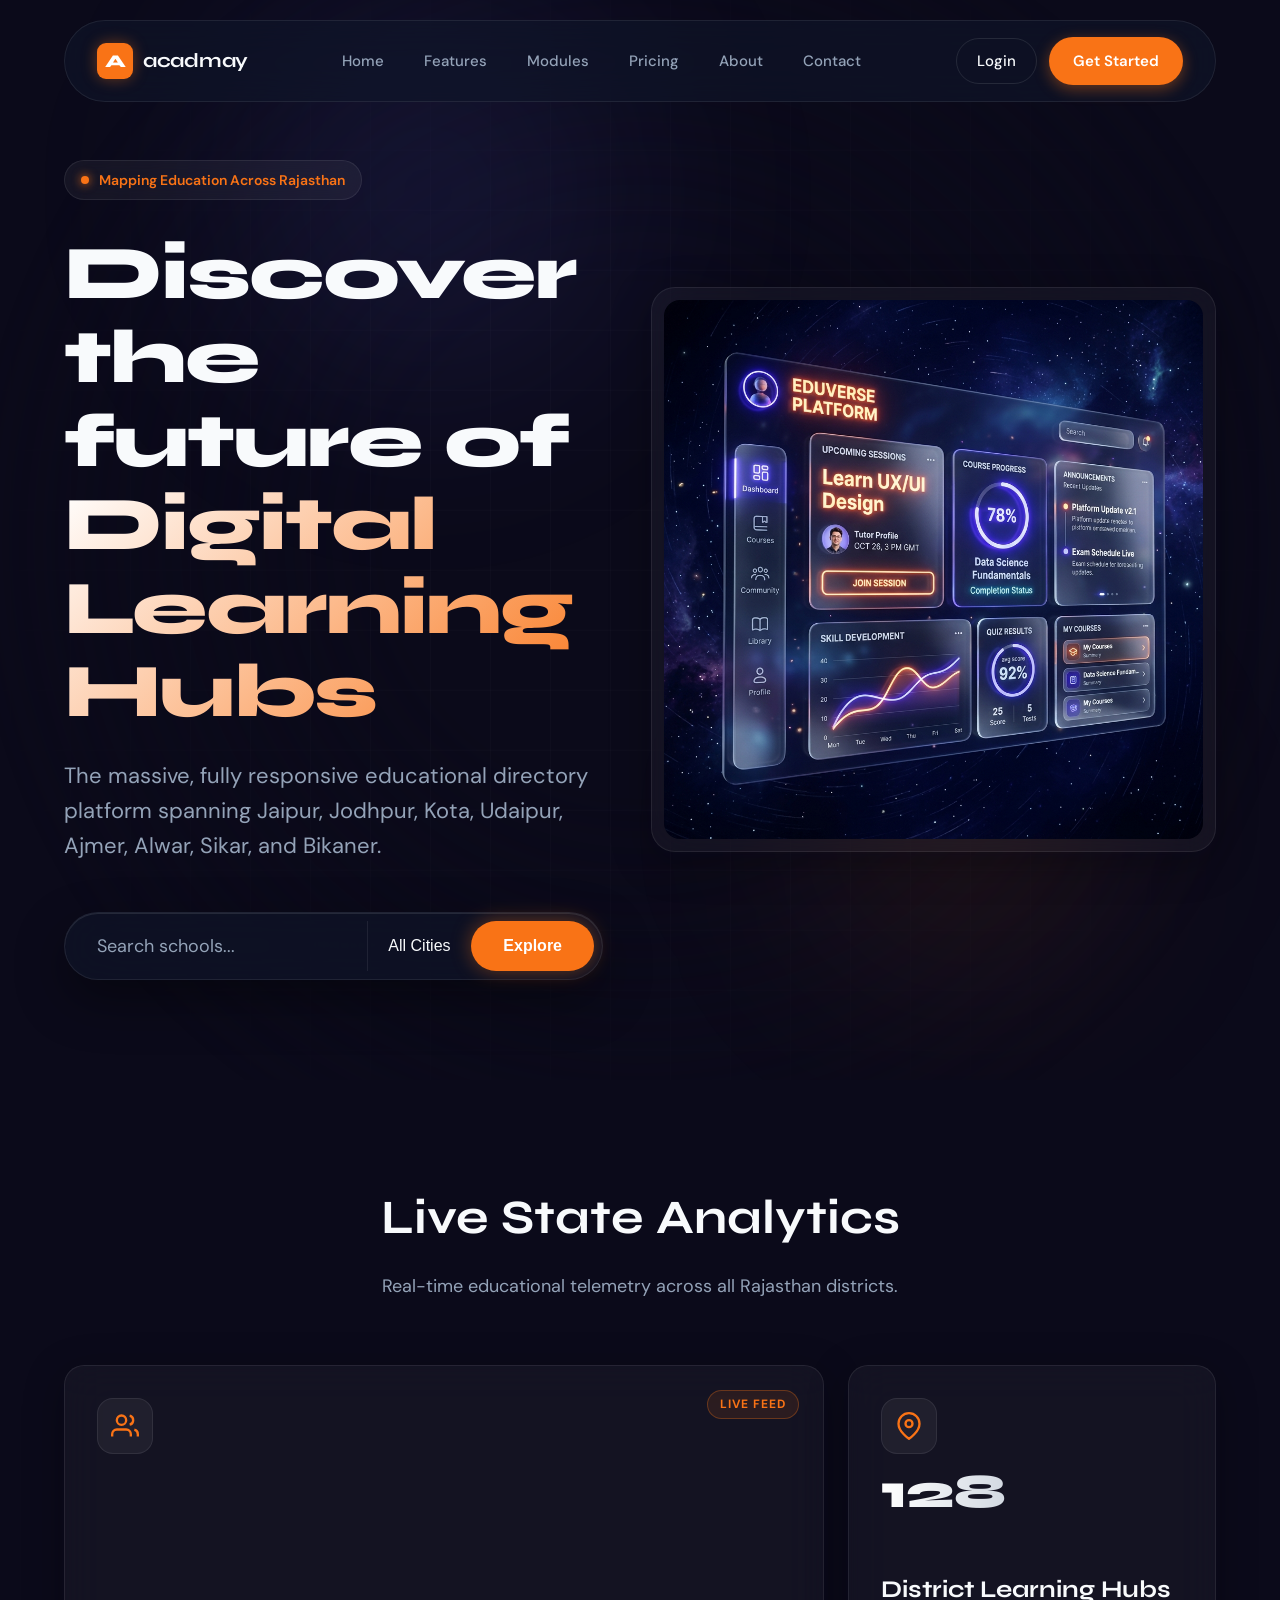
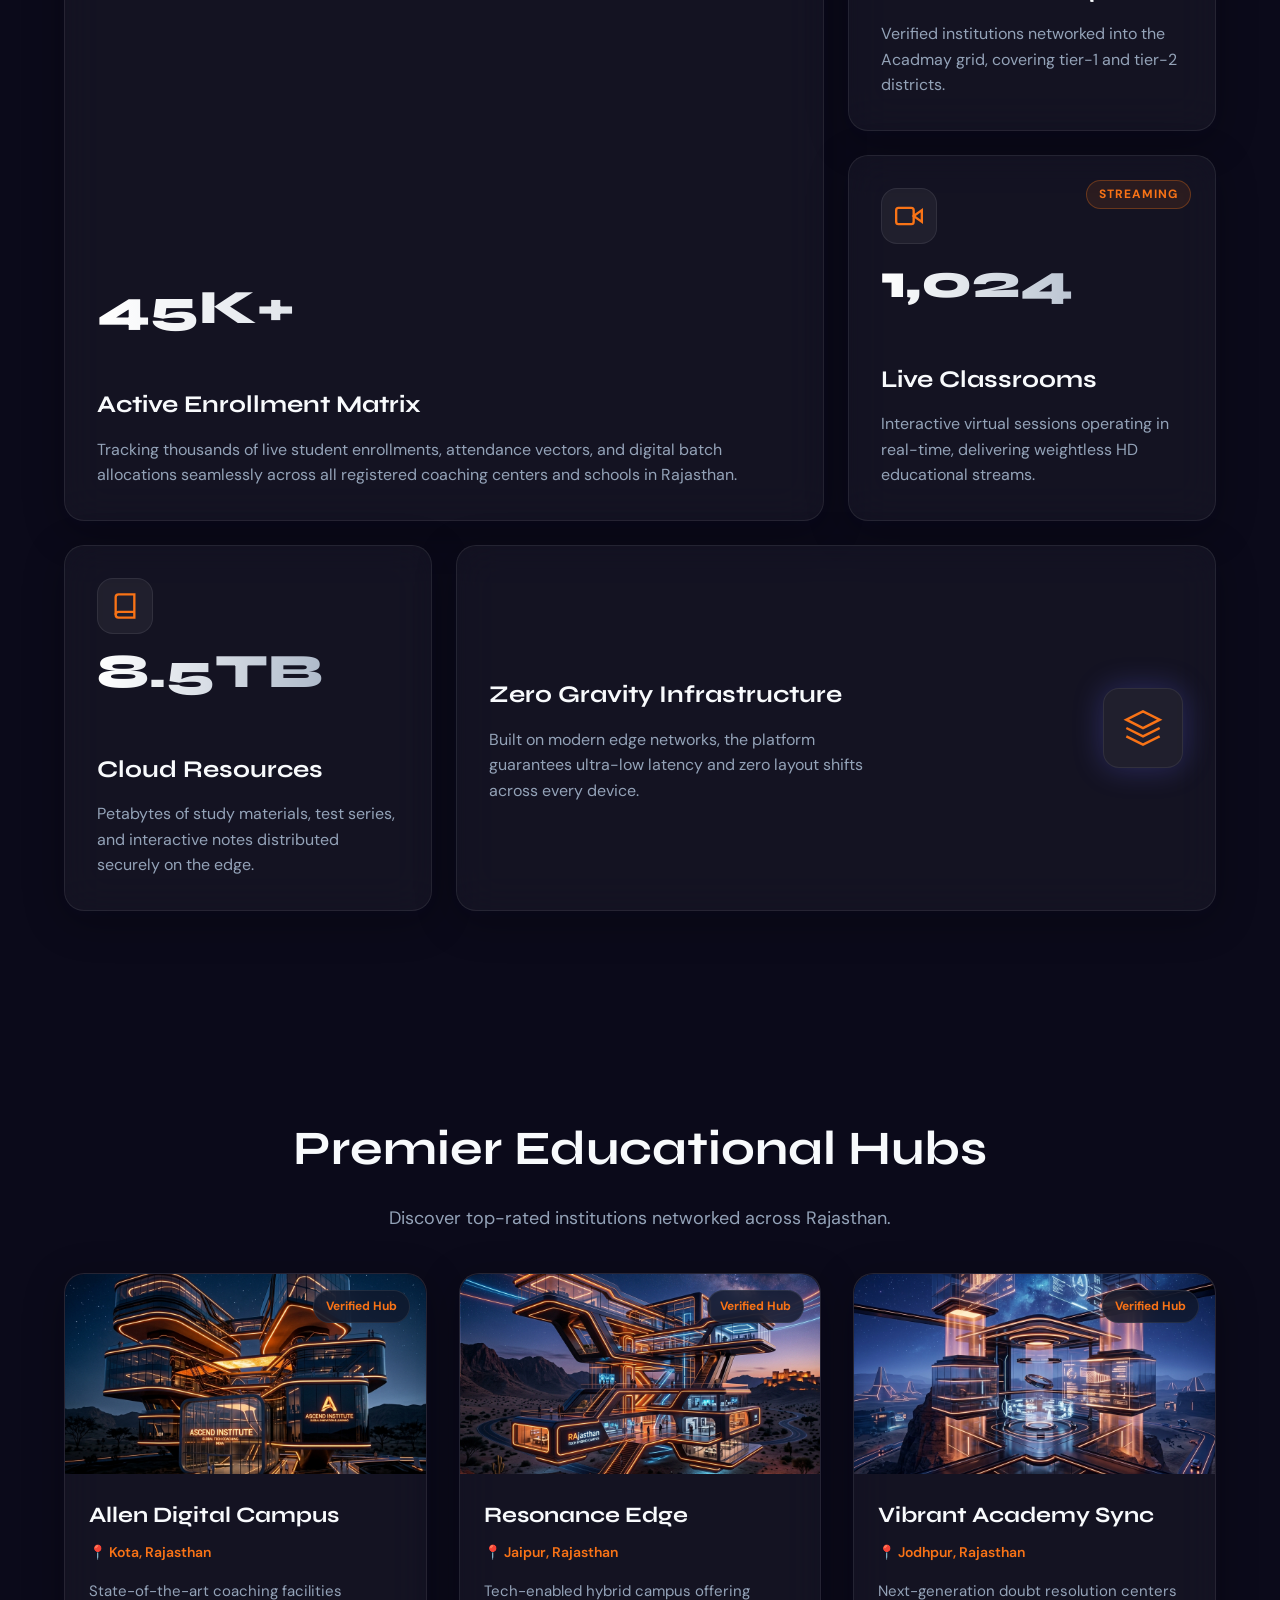
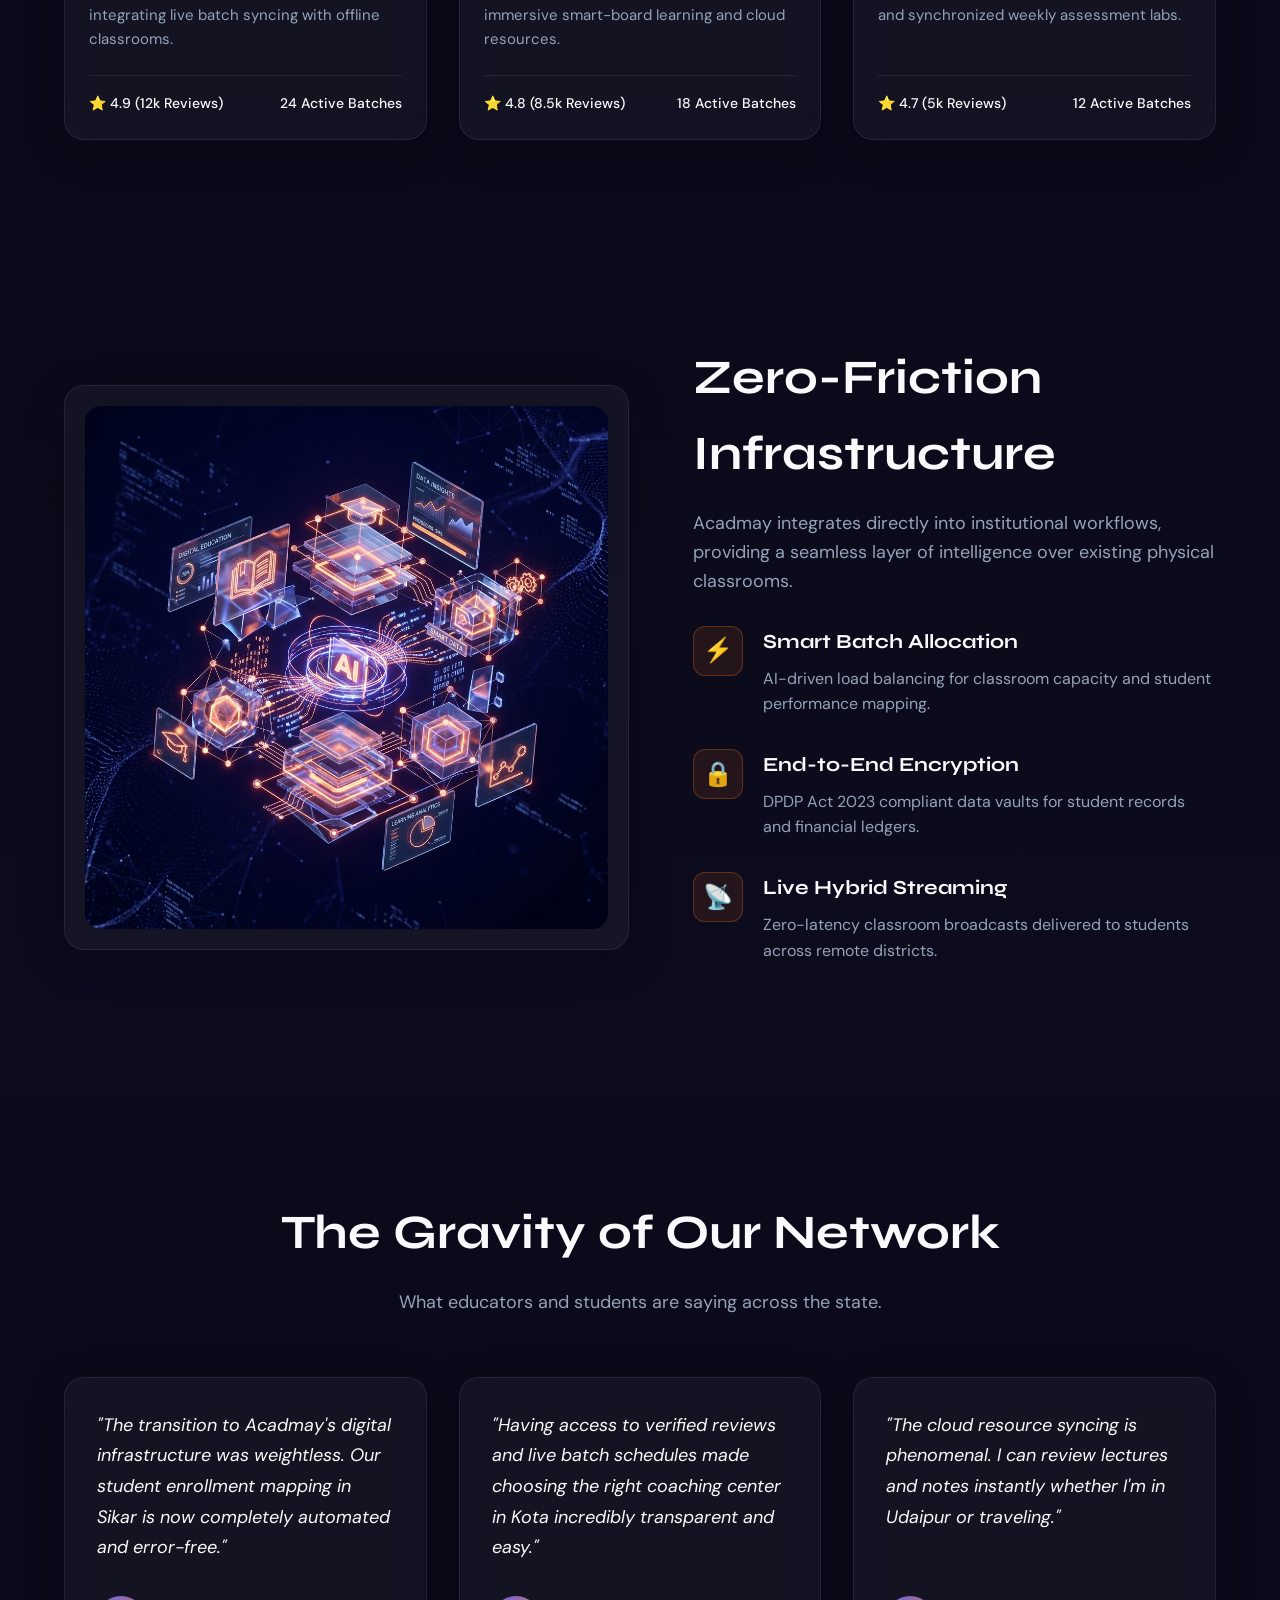
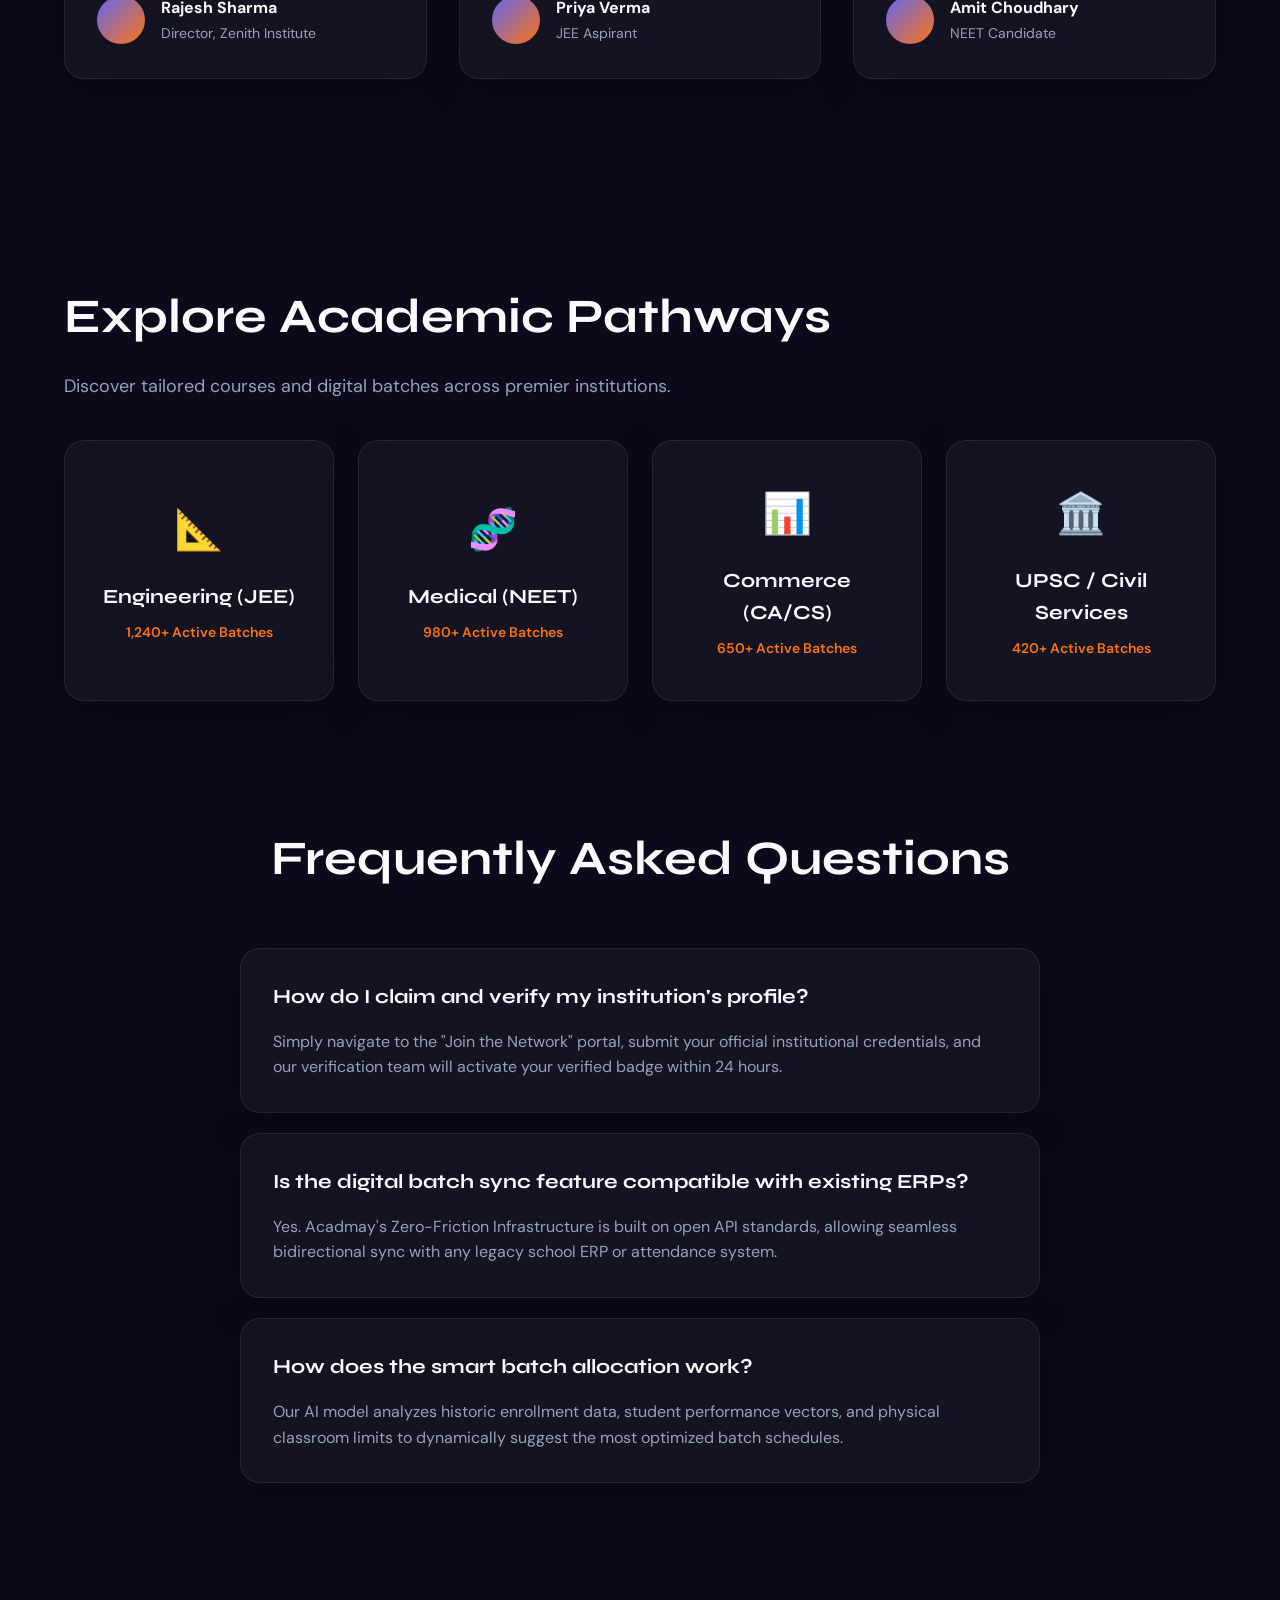
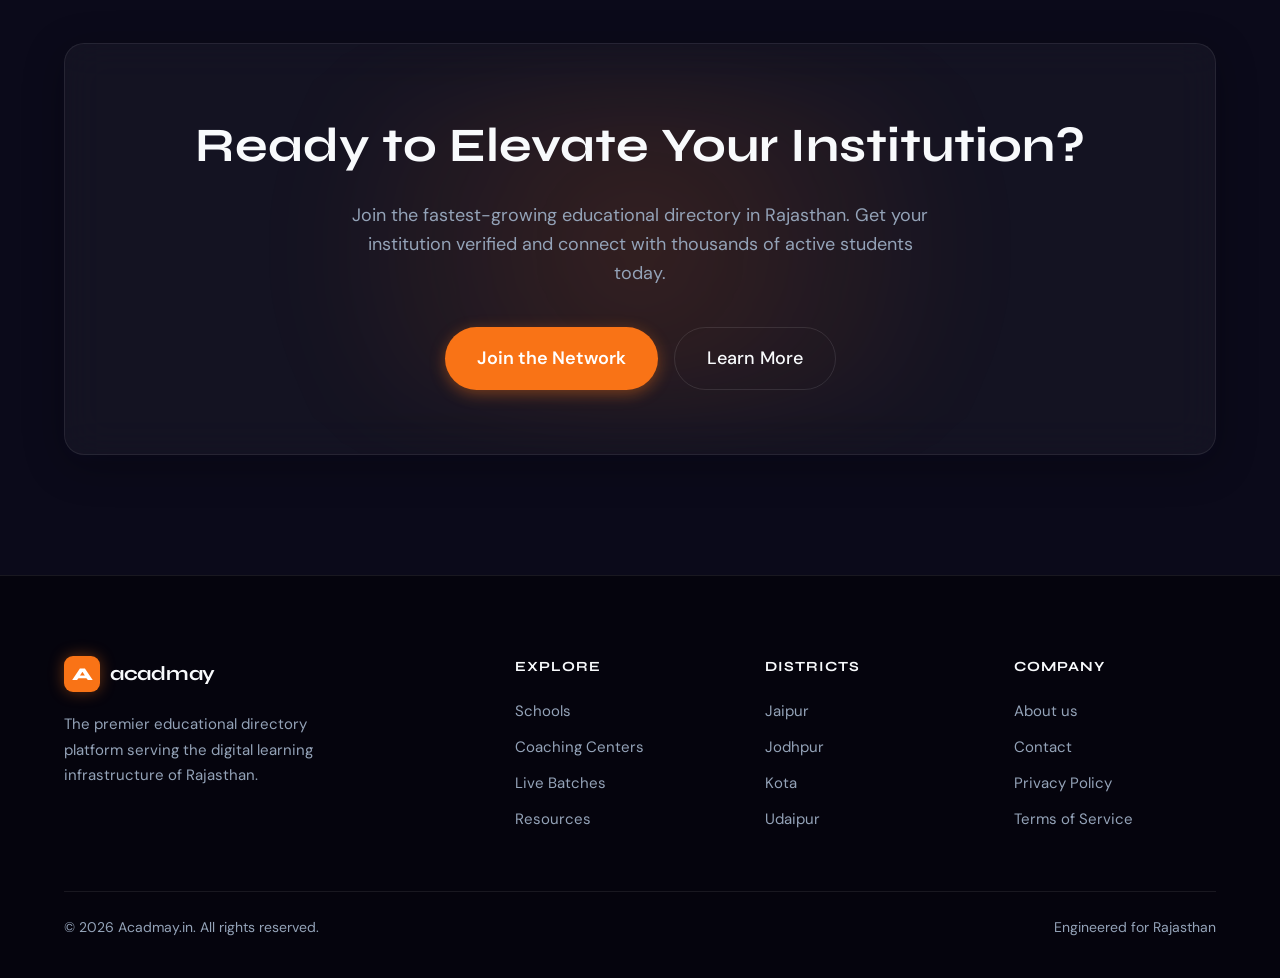
<file: index.html>
<!DOCTYPE html>
<html lang="en">
<head>
<meta charset="UTF-8"/>
<meta name="viewport" content="width=device-width, initial-scale=1.0"/>
<title>Acadmay — Rajasthan's Educational Directory Platform</title>
<link rel="preconnect" href="https://fonts.googleapis.com"/>
<link rel="preconnect" href="https://fonts.gstatic.com" crossorigin/>
<link href="https://fonts.googleapis.com/css2?family=Syne:wght@400;500;600;700;800&family=DM+Sans:ital,opsz,wght@0,9..40,300;0,9..40,400;0,9..40,500;1,9..40,300;1,9..40,400;1,9..40,500&display=swap" rel="stylesheet"/>
<link rel="stylesheet" href="shared-dark.css"/>
<link rel="stylesheet" href="index.css"/>
</head>
<body>

<!-- FLOATING NAV -->
<nav class="nav" id="nav">
  <div class="nav-inner">
    <a href="index.html" class="logo">
      <span class="logo-mark">A</span>
      <span class="logo-text">acadmay</span>
    </a>
    <div class="nav-links">
      <a href="index.html">Home</a>
      <a href="features.html">Features</a>
      <a href="modules.html">Modules</a>
      <a href="pricing.html">Pricing</a>
      <a href="about.html">About</a>
      <a href="contact.html">Contact</a>
    </div>
    <div class="nav-actions">
      <a href="login.html" class="btn-ghost">Login</a>
      <a href="contact.html" class="btn-primary">Get Started</a>
    </div>
    <button class="hamburger" id="hamburger" aria-label="Menu">
      <span></span><span></span><span></span>
    </button>
  </div>
  <div class="mobile-menu" id="mobile-menu">
    <a href="index.html">Home</a>
    <a href="features.html">Features</a>
    <a href="modules.html">Modules</a>
    <a href="pricing.html">Pricing</a>
    <a href="about.html">About</a>
    <a href="contact.html">Contact</a>
    <a href="login.html" class="btn-ghost" style="text-align: center; margin-top: 10px;">Login</a>
    <a href="contact.html" class="btn-primary" style="text-align: center; margin-top: 10px;">Get Started</a>
  </div>
</nav>

<!-- ANTI-GRAVITY HERO -->
<section class="hero">
  <div class="hero-bg"></div>
  <div class="hero-glow-1"></div>
  <div class="hero-glow-2"></div>
  
  <div class="container hero-container">
    <div class="hero-content">
      <div class="hero-badge">
        <span class="badge-dot"></span>
        Mapping Education Across Rajasthan
      </div>
      <h1 class="hero-title">
        Discover the future of<br/>
        <span class="title-accent">Digital Learning Hubs</span>
      </h1>
      <p class="hero-sub">The massive, fully responsive educational directory platform spanning Jaipur, Jodhpur, Kota, Udaipur, Ajmer, Alwar, Sikar, and Bikaner.</p>
      
      <!-- INTERACTIVE SEARCH HUB -->
      <div class="search-hub">
        <input type="text" class="search-input" placeholder="Search schools..."/>
        <select aria-label="Select City">
          <option value="">All Cities</option>
          <option value="jaipur">Jaipur</option>
          <option value="jodhpur">Jodhpur</option>
          <option value="kota">Kota</option>
          <option value="udaipur">Udaipur</option>
          <option value="ajmer">Ajmer</option>
        </select>
        <button class="search-btn">Explore</button>
      </div>
    </div>
    
    <div class="hero-image-col antigravity-layer">
      <img src="acadmay_hero_right.png" alt="Platform Dashboard" />
    </div>
  </div>
</section>

<!-- MULTI-CITY BENTO DIRECTORY -->
<section class="directory-section">
  <div class="container">
    <div class="section-header">
      <h2 class="section-title">Live State Analytics</h2>
      <p style="color: var(--text-muted); font-size: 18px;">Real-time educational telemetry across all Rajasthan districts.</p>
    </div>
    
    <div class="bento-grid">
      
      <!-- BENTO 1: Active Enrollment Matrix -->
      <div class="bento-card bento-1 antigravity-layer">
        <div class="live-badge">Live Feed</div>
        <div class="bento-icon">
          <svg width="28" height="28" fill="none" stroke="currentColor" stroke-width="2" viewBox="0 0 24 24"><path d="M17 21v-2a4 4 0 0 0-4-4H5a4 4 0 0 0-4 4v2"></path><circle cx="9" cy="7" r="4"></circle><path d="M23 21v-2a4 4 0 0 0-3-3.87"></path><path d="M16 3.13a4 4 0 0 1 0 7.75"></path></svg>
        </div>
        <div class="bento-stat">45K+</div>
        <h3>Active Enrollment Matrix</h3>
        <p>Tracking thousands of live student enrollments, attendance vectors, and digital batch allocations seamlessly across all registered coaching centers and schools in Rajasthan.</p>
      </div>
      
      <!-- BENTO 2: District Learning Hubs -->
      <div class="bento-card bento-2 antigravity-layer">
        <div class="bento-icon">
          <svg width="28" height="28" fill="none" stroke="currentColor" stroke-width="2" viewBox="0 0 24 24"><path d="M21 10c0 7-9 13-9 13s-9-6-9-13a9 9 0 0 1 18 0z"></path><circle cx="12" cy="10" r="3"></circle></svg>
        </div>
        <div class="bento-stat">128</div>
        <h3>District Learning Hubs</h3>
        <p>Verified institutions networked into the Acadmay grid, covering tier-1 and tier-2 districts.</p>
      </div>

      <!-- BENTO 3: Live Classrooms -->
      <div class="bento-card bento-3 antigravity-layer">
        <div class="live-badge">Streaming</div>
        <div class="bento-icon">
          <svg width="28" height="28" fill="none" stroke="currentColor" stroke-width="2" viewBox="0 0 24 24"><polygon points="23 7 16 12 23 17 23 7"></polygon><rect x="1" y="5" width="15" height="14" rx="2" ry="2"></rect></svg>
        </div>
        <div class="bento-stat">1,024</div>
        <h3>Live Classrooms</h3>
        <p>Interactive virtual sessions operating in real-time, delivering weightless HD educational streams.</p>
      </div>
      
      <!-- BENTO 4: Digital Resources -->
      <div class="bento-card bento-4 antigravity-layer">
        <div class="bento-icon">
          <svg width="28" height="28" fill="none" stroke="currentColor" stroke-width="2" viewBox="0 0 24 24"><path d="M4 19.5A2.5 2.5 0 0 1 6.5 17H20"></path><path d="M6.5 2H20v20H6.5A2.5 2.5 0 0 1 4 19.5v-15A2.5 2.5 0 0 1 6.5 2z"></path></svg>
        </div>
        <div class="bento-stat">8.5TB</div>
        <h3>Cloud Resources</h3>
        <p>Petabytes of study materials, test series, and interactive notes distributed securely on the edge.</p>
      </div>

      <!-- BENTO 5: Infrastructure Scale -->
      <div class="bento-card bento-5 antigravity-layer" style="display: flex; flex-direction: row; align-items: center; justify-content: space-between; flex-wrap: wrap;">
        <div>
          <h3>Zero Gravity Infrastructure</h3>
          <p style="max-width: 400px;">Built on modern edge networks, the platform guarantees ultra-low latency and zero layout shifts across every device.</p>
        </div>
        <div class="bento-icon" style="width: 80px; height: 80px; margin: 0; box-shadow: 0 0 30px rgba(99,102,241,0.3);">
          <svg width="40" height="40" fill="none" stroke="currentColor" stroke-width="1.5" viewBox="0 0 24 24"><path d="M12 2L2 7l10 5 10-5-10-5zM2 17l10 5 10-5M2 12l10 5 10-5"></path></svg>
        </div>
      </div>
      
    </div>
  </div>
</section>

<!-- SECTION 1: FEATURED INSTITUTIONS -->
<section class="featured-institutions">
  <div class="container">
    <div class="section-header" style="margin-bottom: 40px;">
      <h2 class="section-title">Premier Educational Hubs</h2>
      <p style="color: var(--text-muted); font-size: 18px;">Discover top-rated institutions networked across Rajasthan.</p>
    </div>
    
    <div class="institutions-grid">
      <!-- Card 1 -->
      <div class="institution-card antigravity-layer">
        <div class="inst-image" style="background-image: url('acadmay_institution_1.png');">
          <div class="inst-badge">Verified Hub</div>
        </div>
        <div class="inst-content">
          <h3>Allen Digital Campus</h3>
          <p class="inst-location">📍 Kota, Rajasthan</p>
          <p class="inst-desc">State-of-the-art coaching facilities integrating live batch syncing with offline classrooms.</p>
          <div class="inst-meta">
            <span>⭐ 4.9 (12k Reviews)</span>
            <span>24 Active Batches</span>
          </div>
        </div>
      </div>
      <!-- Card 2 -->
      <div class="institution-card antigravity-layer">
        <div class="inst-image" style="background-image: url('acadmay_institution_2.png');">
          <div class="inst-badge">Verified Hub</div>
        </div>
        <div class="inst-content">
          <h3>Resonance Edge</h3>
          <p class="inst-location">📍 Jaipur, Rajasthan</p>
          <p class="inst-desc">Tech-enabled hybrid campus offering immersive smart-board learning and cloud resources.</p>
          <div class="inst-meta">
            <span>⭐ 4.8 (8.5k Reviews)</span>
            <span>18 Active Batches</span>
          </div>
        </div>
      </div>
      <!-- Card 3 -->
      <div class="institution-card antigravity-layer">
        <div class="inst-image" style="background-image: url('acadmay_institution_3.png');">
          <div class="inst-badge">Verified Hub</div>
        </div>
        <div class="inst-content">
          <h3>Vibrant Academy Sync</h3>
          <p class="inst-location">📍 Jodhpur, Rajasthan</p>
          <p class="inst-desc">Next-generation doubt resolution centers and synchronized weekly assessment labs.</p>
          <div class="inst-meta">
            <span>⭐ 4.7 (5k Reviews)</span>
            <span>12 Active Batches</span>
          </div>
        </div>
      </div>
    </div>
  </div>
</section>

<!-- SECTION 2: PLATFORM FEATURES -->
<section class="platform-features">
  <div class="container">
    <div class="features-wrapper">
      <div class="features-image antigravity-layer">
        <img src="acadmay_feature_graphic.png" alt="Abstract Tech Features" />
      </div>
      <div class="features-content">
        <h2 class="section-title">Zero-Friction Infrastructure</h2>
        <p style="color: var(--text-muted); font-size: 18px; margin-bottom: 30px;">Acadmay integrates directly into institutional workflows, providing a seamless layer of intelligence over existing physical classrooms.</p>
        
        <div class="feature-item">
          <div class="fi-icon">⚡</div>
          <div class="fi-text">
            <h4>Smart Batch Allocation</h4>
            <p>AI-driven load balancing for classroom capacity and student performance mapping.</p>
          </div>
        </div>
        <div class="feature-item">
          <div class="fi-icon">🔒</div>
          <div class="fi-text">
            <h4>End-to-End Encryption</h4>
            <p>DPDP Act 2023 compliant data vaults for student records and financial ledgers.</p>
          </div>
        </div>
        <div class="feature-item">
          <div class="fi-icon">📡</div>
          <div class="fi-text">
            <h4>Live Hybrid Streaming</h4>
            <p>Zero-latency classroom broadcasts delivered to students across remote districts.</p>
          </div>
        </div>
      </div>
    </div>
  </div>
</section>

<!-- SECTION 3: NETWORK TESTIMONIALS -->
<section class="network-testimonials">
  <div class="container">
    <div class="section-header" style="text-align: center; margin-bottom: 60px;">
      <h2 class="section-title">The Gravity of Our Network</h2>
      <p style="color: var(--text-muted); font-size: 18px;">What educators and students are saying across the state.</p>
    </div>
    
    <div class="testimonials-grid">
      <div class="testimonial-card antigravity-layer">
        <p class="t-quote">"The transition to Acadmay's digital infrastructure was weightless. Our student enrollment mapping in Sikar is now completely automated and error-free."</p>
        <div class="t-author">
          <div class="t-avatar"></div>
          <div>
            <h4>Rajesh Sharma</h4>
            <span>Director, Zenith Institute</span>
          </div>
        </div>
      </div>
      <div class="testimonial-card antigravity-layer">
        <p class="t-quote">"Having access to verified reviews and live batch schedules made choosing the right coaching center in Kota incredibly transparent and easy."</p>
        <div class="t-author">
          <div class="t-avatar"></div>
          <div>
            <h4>Priya Verma</h4>
            <span>JEE Aspirant</span>
          </div>
        </div>
      </div>
      <div class="testimonial-card antigravity-layer">
        <p class="t-quote">"The cloud resource syncing is phenomenal. I can review lectures and notes instantly whether I'm in Udaipur or traveling."</p>
        <div class="t-author">
          <div class="t-avatar"></div>
          <div>
            <h4>Amit Choudhary</h4>
            <span>NEET Candidate</span>
          </div>
        </div>
      </div>
    </div>
  </div>
</section>

<!-- SECTION 5: TOP LEARNING PATHWAYS -->
<section class="learning-pathways">
  <div class="container">
    <div class="section-header" style="margin-bottom: 40px; text-align: left;">
      <h2 class="section-title">Explore Academic Pathways</h2>
      <p style="color: var(--text-muted); font-size: 18px;">Discover tailored courses and digital batches across premier institutions.</p>
    </div>
    
    <div class="pathways-grid">
      <a href="#" class="pathway-card antigravity-layer">
        <div class="p-icon">📐</div>
        <h3>Engineering (JEE)</h3>
        <p>1,240+ Active Batches</p>
      </a>
      <a href="#" class="pathway-card antigravity-layer">
        <div class="p-icon">🧬</div>
        <h3>Medical (NEET)</h3>
        <p>980+ Active Batches</p>
      </a>
      <a href="#" class="pathway-card antigravity-layer">
        <div class="p-icon">📊</div>
        <h3>Commerce (CA/CS)</h3>
        <p>650+ Active Batches</p>
      </a>
      <a href="#" class="pathway-card antigravity-layer">
        <div class="p-icon">🏛️</div>
        <h3>UPSC / Civil Services</h3>
        <p>420+ Active Batches</p>
      </a>
    </div>
  </div>
</section>

<!-- SECTION 6: FAQ -->
<section class="platform-faq">
  <div class="container">
    <div class="section-header" style="margin-bottom: 50px; text-align: center;">
      <h2 class="section-title">Frequently Asked Questions</h2>
    </div>
    
    <div class="faq-list">
      <div class="faq-item antigravity-layer">
        <h4>How do I claim and verify my institution's profile?</h4>
        <p>Simply navigate to the "Join the Network" portal, submit your official institutional credentials, and our verification team will activate your verified badge within 24 hours.</p>
      </div>
      <div class="faq-item antigravity-layer">
        <h4>Is the digital batch sync feature compatible with existing ERPs?</h4>
        <p>Yes. Acadmay's Zero-Friction Infrastructure is built on open API standards, allowing seamless bidirectional sync with any legacy school ERP or attendance system.</p>
      </div>
      <div class="faq-item antigravity-layer">
        <h4>How does the smart batch allocation work?</h4>
        <p>Our AI model analyzes historic enrollment data, student performance vectors, and physical classroom limits to dynamically suggest the most optimized batch schedules.</p>
      </div>
    </div>
  </div>
</section>

<!-- SECTION 4: CALL TO ACTION -->
<section class="join-network">
  <div class="container">
    <div class="cta-box antigravity-layer">
      <div class="cta-glow"></div>
      <h2 class="section-title">Ready to Elevate Your Institution?</h2>
      <p>Join the fastest-growing educational directory in Rajasthan. Get your institution verified and connect with thousands of active students today.</p>
      <div class="cta-actions">
        <a href="contact.html" class="btn-primary" style="padding: 16px 32px; font-size: 18px;">Join the Network</a>
        <a href="about.html" class="btn-ghost" style="padding: 16px 32px; font-size: 18px;">Learn More</a>
      </div>
    </div>
  </div>
</section>

<!-- FOOTER -->
<footer class="footer">
  <div class="container">
    <div class="footer-grid">
      <div class="footer-brand">
        <a href="index.html" class="logo">
          <span class="logo-mark">A</span>
          <span class="logo-text">acadmay</span>
        </a>
        <p>The premier educational directory platform serving the digital learning infrastructure of Rajasthan.</p>
      </div>
      <div class="footer-col">
        <h4>Explore</h4>
        <a href="#">Schools</a>
        <a href="#">Coaching Centers</a>
        <a href="#">Live Batches</a>
        <a href="#">Resources</a>
      </div>
      <div class="footer-col">
        <h4>Districts</h4>
        <a href="#">Jaipur</a>
        <a href="#">Jodhpur</a>
        <a href="#">Kota</a>
        <a href="#">Udaipur</a>
      </div>
      <div class="footer-col">
        <h4>Company</h4>
        <a href="about.html">About us</a>
        <a href="contact.html">Contact</a>
        <a href="privacy.html">Privacy Policy</a>
        <a href="terms.html">Terms of Service</a>
      </div>
    </div>
    <div class="footer-bottom">
      <span>© 2026 Acadmay.in. All rights reserved.</span>
      <span>Engineered for Rajasthan</span>
    </div>
  </div>
</footer>

<script>
  // Mobile menu toggle logic
  const hamburger = document.getElementById('hamburger');
  const mobileMenu = document.getElementById('mobile-menu');
  if(hamburger && mobileMenu) {
    hamburger.addEventListener('click', () => {
      mobileMenu.classList.toggle('open');
    });
  }

  // Navbar scroll effect
  const nav = document.getElementById('nav');
  window.addEventListener('scroll', () => {
    if(window.scrollY > 50) {
      nav.style.background = 'rgba(11, 10, 26, 0.9)';
      nav.style.boxShadow = '0 10px 30px rgba(0,0,0,0.5)';
      nav.style.border = '1px solid rgba(255,255,255,0.15)';
    } else {
      nav.style.background = 'rgba(15, 23, 42, 0.6)';
      nav.style.boxShadow = 'none';
      nav.style.border = '1px solid rgba(255,255,255,0.08)';
    }
  });
</script>
</body>
</html>
</file>
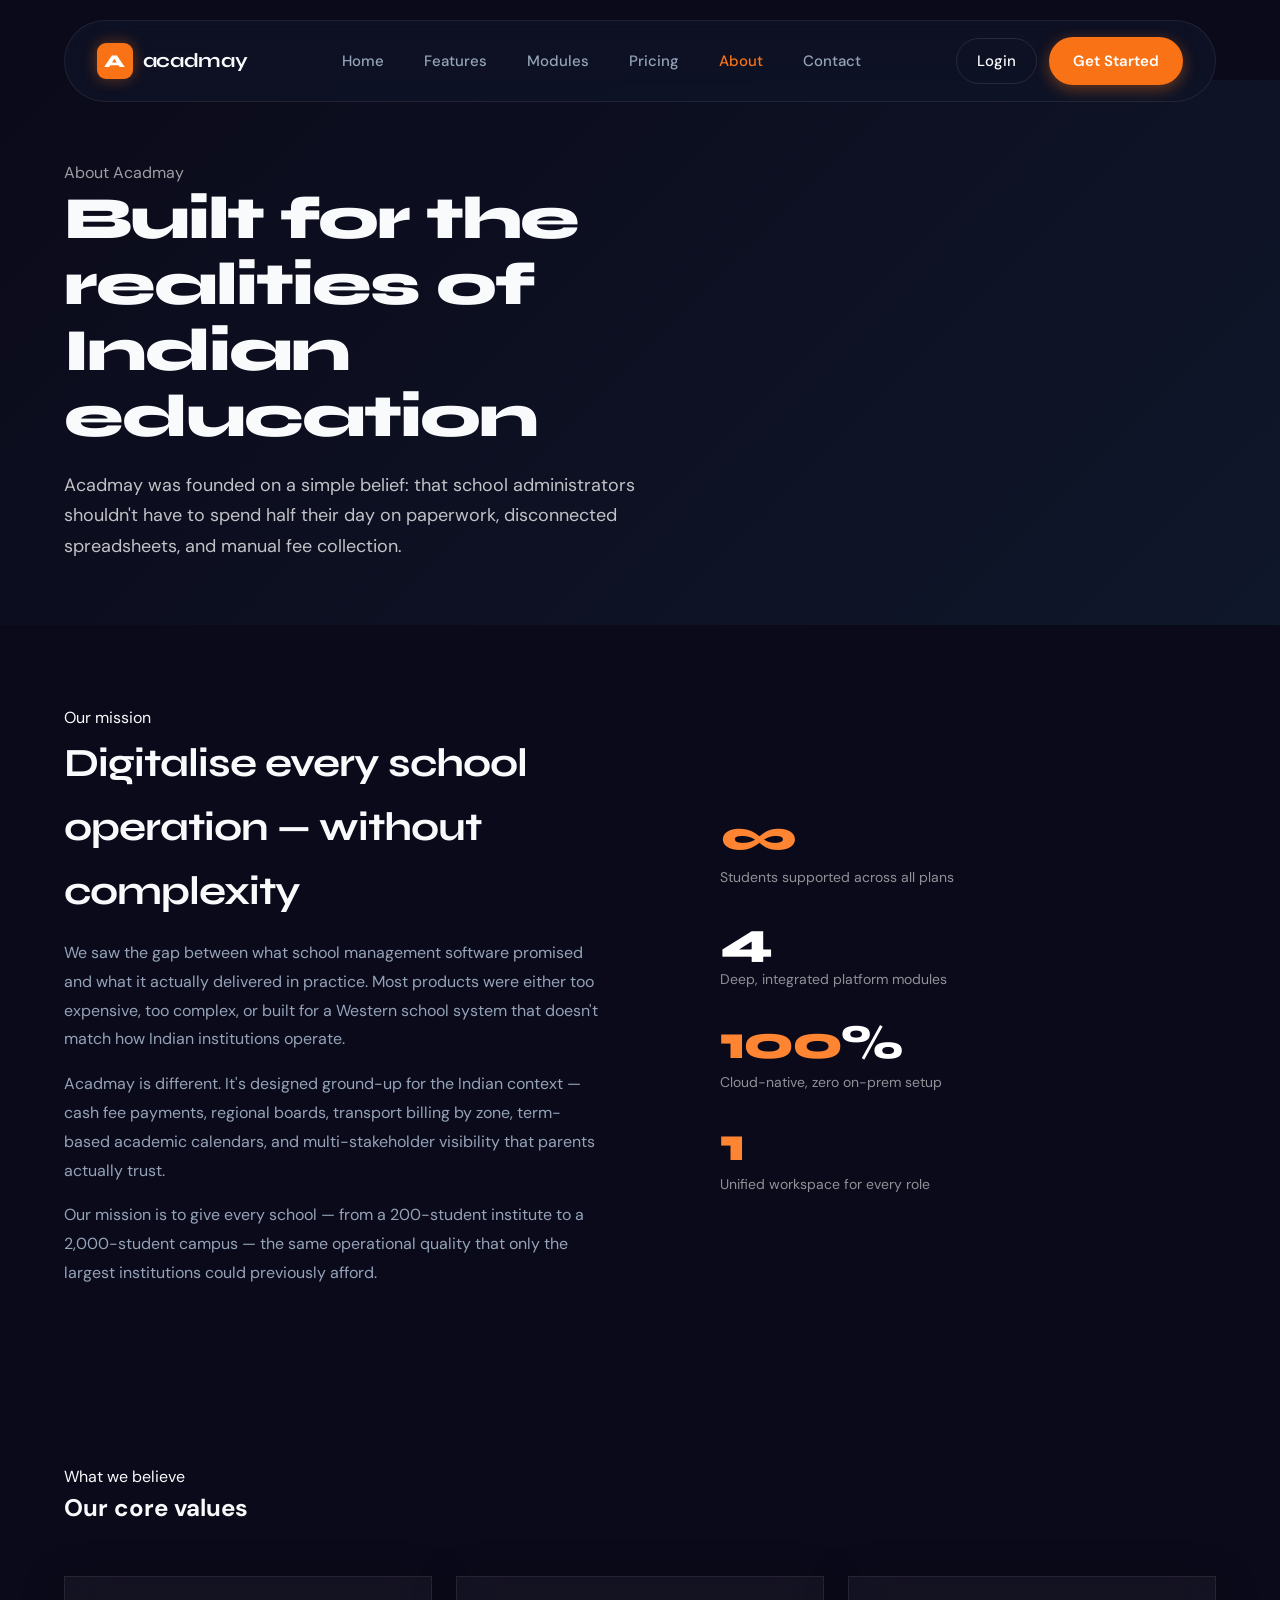
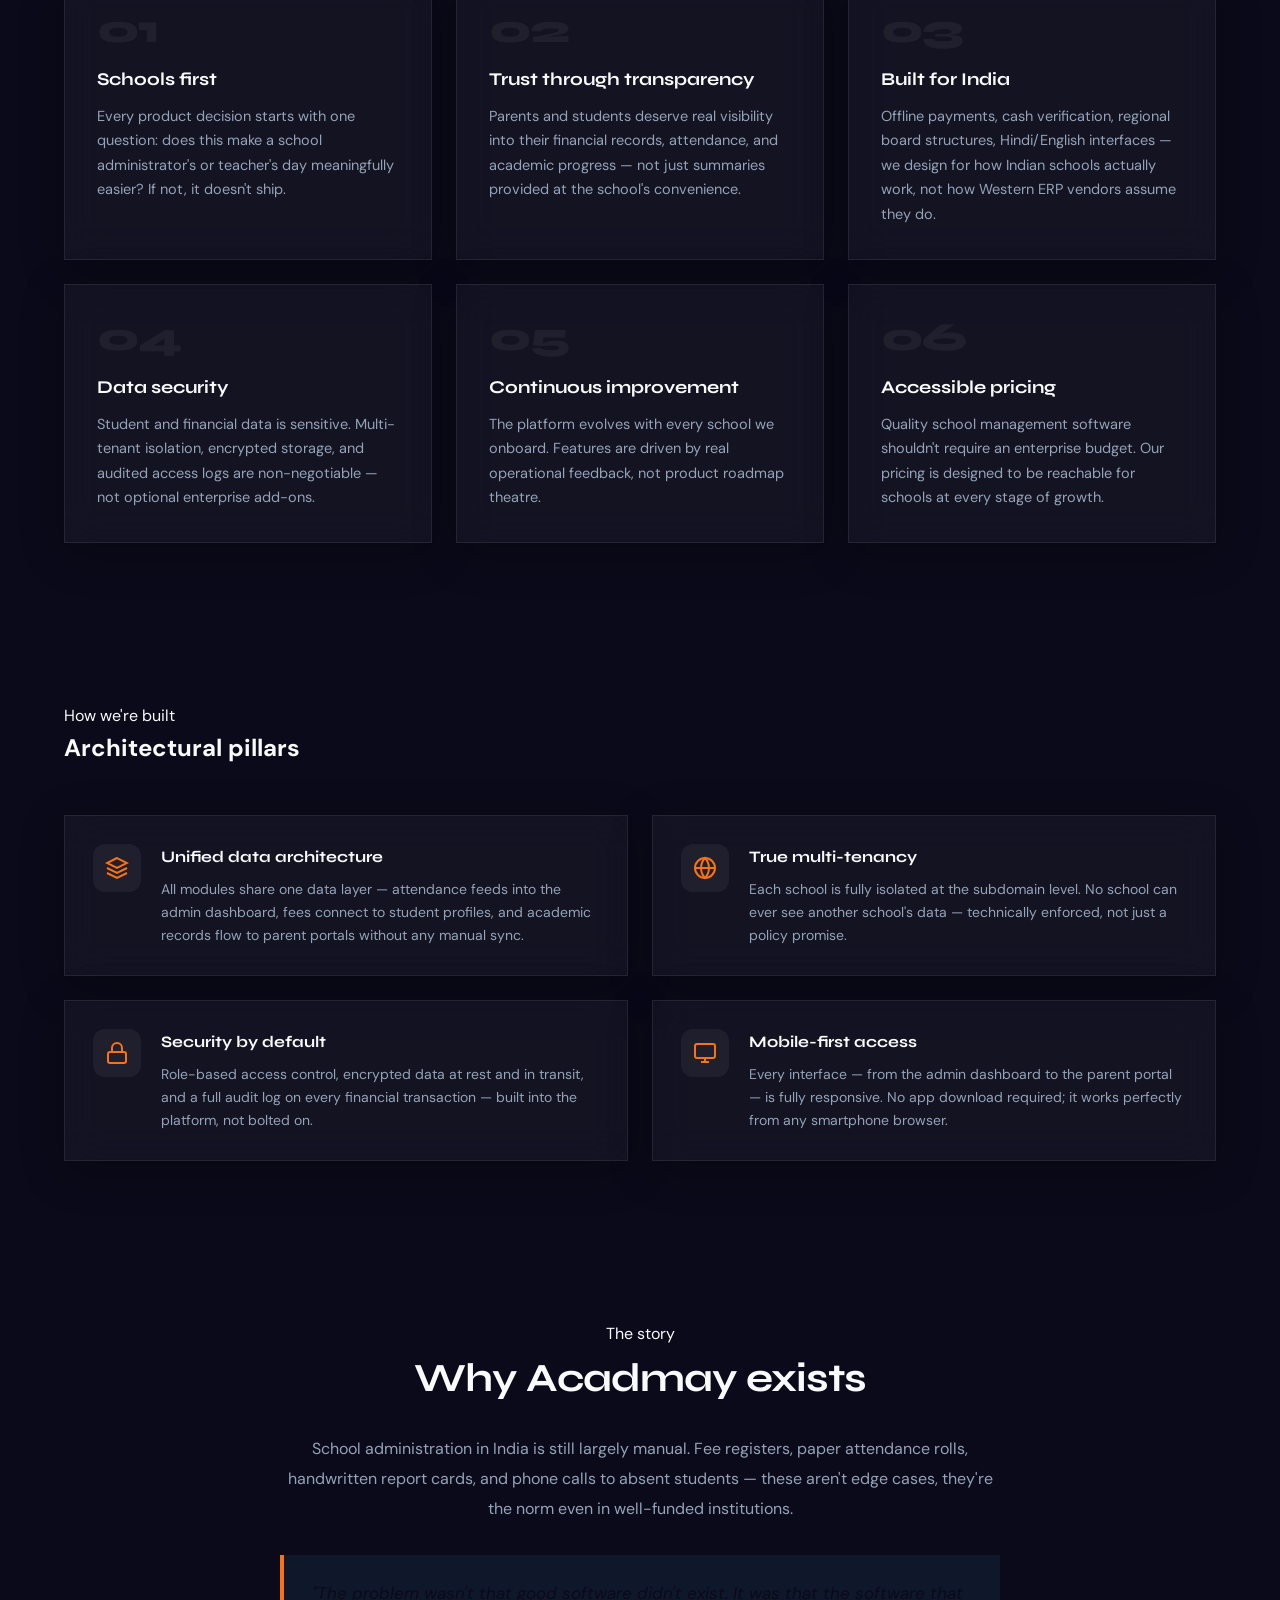
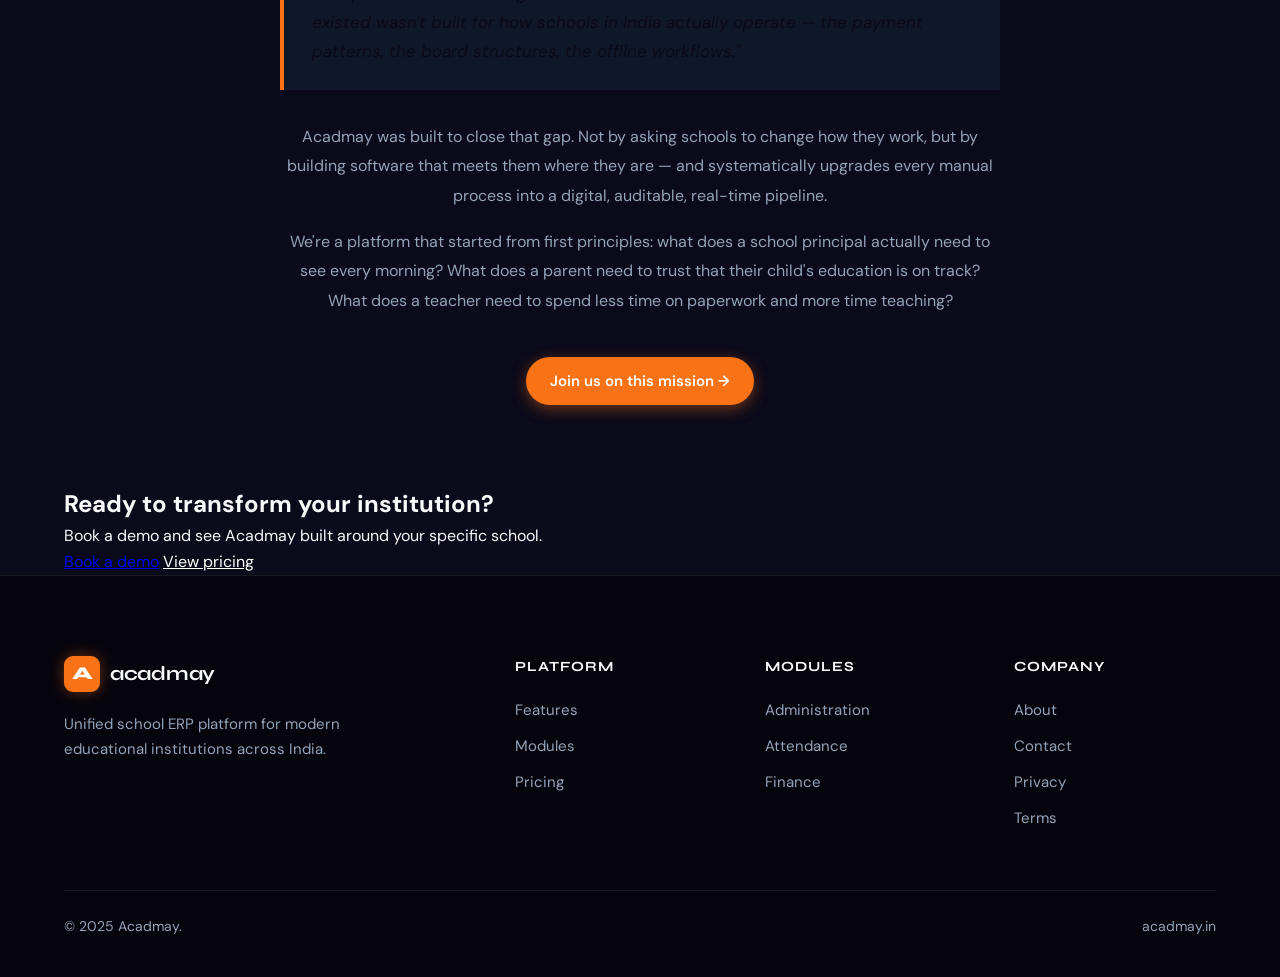
<file: about.html>
<!DOCTYPE html>
<html lang="en">
<head>
<meta charset="UTF-8"/>
<meta name="viewport" content="width=device-width, initial-scale=1.0"/>
<title>About — Acadmay</title>
<link rel="preconnect" href="https://fonts.googleapis.com"/>
<link rel="preconnect" href="https://fonts.gstatic.com" crossorigin/>
<link href="https://fonts.googleapis.com/css2?family=Syne:wght@400;500;600;700;800&family=DM+Sans:ital,opsz,wght@0,9..40,300;0,9..40,400;0,9..40,500;1,9..40,300&display=swap" rel="stylesheet"/>
<link rel="stylesheet" href="shared-dark.css"/>
<style>
body { padding-top: var(--nav-h); }
.about-hero {
  padding: 80px 0 64px;
  background: linear-gradient(135deg, var(--slate-deeper) 0%, var(--slate) 100%);
  color: #fff;
}
.about-hero .section-label { color: rgba(255,255,255,0.6); }
.about-hero h1 {
  font-family: var(--font-display);
  font-size: clamp(36px,5vw,60px);
  font-weight: 800;
  letter-spacing: -2px;
  line-height: 1.1;
  margin-bottom: 20px;
  max-width: 700px;
}
.about-hero p { font-size: 18px; color: rgba(255,255,255,0.75); max-width: 600px; line-height: 1.7; }

.mission { padding: 80px 0; }
.mission-grid { display: grid; grid-template-columns: 1fr 1fr; gap: 80px; align-items: center; }
.mission-text h2 { font-family: var(--font-display); font-size: clamp(26px,3.5vw,40px); font-weight: 700; letter-spacing: -1px; color: var(--slate-deeper); margin-bottom: 16px; }
.mission-text p { font-size: 16px; color: var(--ink-3); line-height: 1.8; margin-bottom: 16px; }
.mission-visual {
  background: var(--slate-deeper);
  border-radius: var(--radius-lg);
  padding: 40px;
  color: #fff;
}
.mv-stat { margin-bottom: 28px; }
.mv-stat:last-child { margin-bottom: 0; }
.mv-num { font-family: var(--font-display); font-size: 48px; font-weight: 800; letter-spacing: -2px; color: #fff; line-height: 1; }
.mv-accent { color: var(--accent-light); }
.mv-lbl { font-size: 14px; color: rgba(255,255,255,0.55); margin-top: 4px; }

.values { padding: 80px 0; background: var(--slate-bg); }
.values-grid { display: grid; grid-template-columns: repeat(3,1fr); gap: 24px; margin-top: 48px; }
.value-card {
  background: var(--white);
  border: 1px solid var(--border);
  border-radius: var(--radius-lg);
  padding: 32px;
}
.vc-num { font-family: var(--font-display); font-size: 40px; font-weight: 800; color: var(--slate-pale); letter-spacing: -2px; line-height: 1; margin-bottom: 16px; }
.value-card h3 { font-family: var(--font-display); font-size: 18px; font-weight: 700; color: var(--slate-deeper); margin-bottom: 10px; }
.value-card p { font-size: 14.5px; color: var(--ink-3); line-height: 1.7; }

.pillars { padding: 80px 0; }
.pillars-grid { display: grid; grid-template-columns: repeat(2,1fr); gap: 24px; margin-top: 48px; }
.pillar-card {
  background: var(--white);
  border: 1px solid var(--border);
  border-radius: var(--radius-lg);
  padding: 28px;
  display: flex;
  gap: 20px;
  align-items: flex-start;
  transition: box-shadow 0.25s;
}
.pillar-card:hover { box-shadow: var(--shadow); }
.pillar-icon {
  width: 48px; height: 48px;
  border-radius: 12px;
  background: var(--slate-pale);
  display: flex; align-items: center; justify-content: center;
  color: var(--slate);
  flex-shrink: 0;
}
.pillar-text h4 { font-family: var(--font-display); font-size: 16px; font-weight: 700; color: var(--slate-deeper); margin-bottom: 8px; }
.pillar-text p { font-size: 14px; color: var(--ink-3); line-height: 1.65; }

.story { padding: 80px 0; background: var(--slate-bg); }
.story-text { max-width: 720px; margin: 0 auto; text-align: center; }
.story-text h2 { font-family: var(--font-display); font-size: clamp(26px,3.5vw,40px); font-weight: 700; letter-spacing: -1px; color: var(--slate-deeper); margin-bottom: 24px; }
.story-text p { font-size: 16px; color: var(--ink-3); line-height: 1.85; margin-bottom: 16px; }
.story-quote {
  background: var(--white);
  border-left: 4px solid var(--slate);
  border-radius: 0 var(--radius) var(--radius) 0;
  padding: 24px 28px;
  margin: 32px 0;
  text-align: left;
  font-size: 17px;
  font-style: italic;
  color: var(--slate-deeper);
  line-height: 1.7;
}

@media (max-width: 900px) {
  .mission-grid { grid-template-columns: 1fr; }
  .values-grid { grid-template-columns: 1fr 1fr; }
  .pillars-grid { grid-template-columns: 1fr; }
}
@media (max-width: 600px) {
  .values-grid { grid-template-columns: 1fr; }
}
</style>
</head>
<body>

<nav class="nav" id="nav">
  <div class="nav-inner">
    <a href="index.html" class="logo">
      <span class="logo-mark">A</span>
      <span class="logo-text">acadmay</span>
    </a>
    <div class="nav-links">
      <a href="index.html">Home</a>
      <a href="features.html">Features</a>
      <a href="modules.html">Modules</a>
      <a href="pricing.html">Pricing</a>
      <a href="about.html">About</a>
      <a href="contact.html">Contact</a>
    </div>
    <div class="nav-actions">
      <a href="login.html" class="btn-ghost">Login</a>
      <a href="contact.html" class="btn-primary">Get Started</a>
    </div>
    <button class="hamburger" id="hamburger" aria-label="Menu">
      <span></span><span></span><span></span>
    </button>
  </div>
  <div class="mobile-menu" id="mobile-menu">
    <a href="index.html">Home</a>
    <a href="features.html">Features</a>
    <a href="modules.html">Modules</a>
    <a href="pricing.html">Pricing</a>
    <a href="about.html">About</a>
    <a href="contact.html">Contact</a>
    <a href="login.html" class="btn-ghost" style="text-align: center; margin-top: 10px;">Login</a>
    <a href="contact.html" class="btn-primary" style="text-align: center; margin-top: 10px;">Get Started</a>
  </div>
</nav>

<section class="about-hero">
  <div class="container">
    <div class="section-label">About Acadmay</div>
    <h1>Built for the realities of Indian education</h1>
    <p>Acadmay was founded on a simple belief: that school administrators shouldn't have to spend half their day on paperwork, disconnected spreadsheets, and manual fee collection.</p>
  </div>
</section>

<section class="mission">
  <div class="container">
    <div class="mission-grid">
      <div class="mission-text">
        <div class="section-label">Our mission</div>
        <h2>Digitalise every school operation — without complexity</h2>
        <p>We saw the gap between what school management software promised and what it actually delivered in practice. Most products were either too expensive, too complex, or built for a Western school system that doesn't match how Indian institutions operate.</p>
        <p>Acadmay is different. It's designed ground-up for the Indian context — cash fee payments, regional boards, transport billing by zone, term-based academic calendars, and multi-stakeholder visibility that parents actually trust.</p>
        <p>Our mission is to give every school — from a 200-student institute to a 2,000-student campus — the same operational quality that only the largest institutions could previously afford.</p>
      </div>
      <div class="mission-visual">
        <div class="mv-stat">
          <div class="mv-num"><span class="mv-accent">∞</span></div>
          <div class="mv-lbl">Students supported across all plans</div>
        </div>
        <div class="mv-stat">
          <div class="mv-num">4</div>
          <div class="mv-lbl">Deep, integrated platform modules</div>
        </div>
        <div class="mv-stat">
          <div class="mv-num"><span class="mv-accent">100</span>%</div>
          <div class="mv-lbl">Cloud-native, zero on-prem setup</div>
        </div>
        <div class="mv-stat">
          <div class="mv-num"><span class="mv-accent">1</span></div>
          <div class="mv-lbl">Unified workspace for every role</div>
        </div>
      </div>
    </div>
  </div>
</section>

<section class="values">
  <div class="container">
    <div class="section-label">What we believe</div>
    <h2 class="section-title">Our core values</h2>
    <div class="values-grid">
      <div class="value-card">
        <div class="vc-num">01</div>
        <h3>Schools first</h3>
        <p>Every product decision starts with one question: does this make a school administrator's or teacher's day meaningfully easier? If not, it doesn't ship.</p>
      </div>
      <div class="value-card">
        <div class="vc-num">02</div>
        <h3>Trust through transparency</h3>
        <p>Parents and students deserve real visibility into their financial records, attendance, and academic progress — not just summaries provided at the school's convenience.</p>
      </div>
      <div class="value-card">
        <div class="vc-num">03</div>
        <h3>Built for India</h3>
        <p>Offline payments, cash verification, regional board structures, Hindi/English interfaces — we design for how Indian schools actually work, not how Western ERP vendors assume they do.</p>
      </div>
      <div class="value-card">
        <div class="vc-num">04</div>
        <h3>Data security</h3>
        <p>Student and financial data is sensitive. Multi-tenant isolation, encrypted storage, and audited access logs are non-negotiable — not optional enterprise add-ons.</p>
      </div>
      <div class="value-card">
        <div class="vc-num">05</div>
        <h3>Continuous improvement</h3>
        <p>The platform evolves with every school we onboard. Features are driven by real operational feedback, not product roadmap theatre.</p>
      </div>
      <div class="value-card">
        <div class="vc-num">06</div>
        <h3>Accessible pricing</h3>
        <p>Quality school management software shouldn't require an enterprise budget. Our pricing is designed to be reachable for schools at every stage of growth.</p>
      </div>
    </div>
  </div>
</section>

<section class="pillars">
  <div class="container">
    <div class="section-label">How we're built</div>
    <h2 class="section-title">Architectural pillars</h2>
    <div class="pillars-grid">
      <div class="pillar-card">
        <div class="pillar-icon"><svg width="24" height="24" fill="none" stroke="currentColor" stroke-width="2" viewBox="0 0 24 24"><path d="M12 2L2 7l10 5 10-5-10-5zM2 17l10 5 10-5M2 12l10 5 10-5"/></svg></div>
        <div class="pillar-text"><h4>Unified data architecture</h4><p>All modules share one data layer — attendance feeds into the admin dashboard, fees connect to student profiles, and academic records flow to parent portals without any manual sync.</p></div>
      </div>
      <div class="pillar-card">
        <div class="pillar-icon"><svg width="24" height="24" fill="none" stroke="currentColor" stroke-width="2" viewBox="0 0 24 24"><circle cx="12" cy="12" r="10"/><path d="M2 12h20M12 2a15.3 15.3 0 0 1 4 10 15.3 15.3 0 0 1-4 10 15.3 15.3 0 0 1-4-10 15.3 15.3 0 0 1 4-10z"/></svg></div>
        <div class="pillar-text"><h4>True multi-tenancy</h4><p>Each school is fully isolated at the subdomain level. No school can ever see another school's data — technically enforced, not just a policy promise.</p></div>
      </div>
      <div class="pillar-card">
        <div class="pillar-icon"><svg width="24" height="24" fill="none" stroke="currentColor" stroke-width="2" viewBox="0 0 24 24"><rect x="3" y="11" width="18" height="11" rx="2"/><path d="M7 11V7a5 5 0 0 1 10 0v4"/></svg></div>
        <div class="pillar-text"><h4>Security by default</h4><p>Role-based access control, encrypted data at rest and in transit, and a full audit log on every financial transaction — built into the platform, not bolted on.</p></div>
      </div>
      <div class="pillar-card">
        <div class="pillar-icon"><svg width="24" height="24" fill="none" stroke="currentColor" stroke-width="2" viewBox="0 0 24 24"><rect x="2" y="3" width="20" height="14" rx="2"/><line x1="8" y1="21" x2="16" y2="21"/><line x1="12" y1="17" x2="12" y2="21"/></svg></div>
        <div class="pillar-text"><h4>Mobile-first access</h4><p>Every interface — from the admin dashboard to the parent portal — is fully responsive. No app download required; it works perfectly from any smartphone browser.</p></div>
      </div>
    </div>
  </div>
</section>

<section class="story">
  <div class="container">
    <div class="story-text">
      <div class="section-label">The story</div>
      <h2>Why Acadmay exists</h2>
      <p>School administration in India is still largely manual. Fee registers, paper attendance rolls, handwritten report cards, and phone calls to absent students — these aren't edge cases, they're the norm even in well-funded institutions.</p>
      <div class="story-quote">
        "The problem wasn't that good software didn't exist. It was that the software that existed wasn't built for how schools in India actually operate — the payment patterns, the board structures, the offline workflows."
      </div>
      <p>Acadmay was built to close that gap. Not by asking schools to change how they work, but by building software that meets them where they are — and systematically upgrades every manual process into a digital, auditable, real-time pipeline.</p>
      <p>We're a platform that started from first principles: what does a school principal actually need to see every morning? What does a parent need to trust that their child's education is on track? What does a teacher need to spend less time on paperwork and more time teaching?</p>
      <br/>
      <a href="contact.html" class="btn-primary btn-lg">Join us on this mission →</a>
    </div>
  </div>
</section>

<section class="cta-band">
  <div class="container">
    <div class="cta-inner">
      <h2>Ready to transform your institution?</h2>
      <p>Book a demo and see Acadmay built around your specific school.</p>
      <div class="cta-buttons">
        <a href="contact.html" class="btn-white btn-lg">Book a demo</a>
        <a href="pricing.html" class="btn-outline btn-lg" style="border-color:rgba(255,255,255,0.5);color:#fff;">View pricing</a>
      </div>
    </div>
  </div>
</section>

<footer class="footer">
  <div class="container">
    <div class="footer-grid">
      <div class="footer-brand"><a href="index.html" class="logo"><span class="logo-mark">A</span><span class="logo-text">acadmay</span></a><p>Unified school ERP platform for modern educational institutions across India.</p></div>
      <div class="footer-col"><h4>Platform</h4><a href="features.html">Features</a><a href="modules.html">Modules</a><a href="pricing.html">Pricing</a></div>
      <div class="footer-col"><h4>Modules</h4><a href="modules.html#admin">Administration</a><a href="modules.html#attendance">Attendance</a><a href="modules.html#finance">Finance</a></div>
      <div class="footer-col"><h4>Company</h4><a href="about.html">About</a><a href="contact.html">Contact</a><a href="privacy.html">Privacy</a><a href="terms.html">Terms</a></div>
    </div>
    <div class="footer-bottom"><span>© 2025 Acadmay.</span><span>acadmay.in</span></div>
  </div>
</footer>

<script src="shared.js"></script>
</body>
</html>
</file>
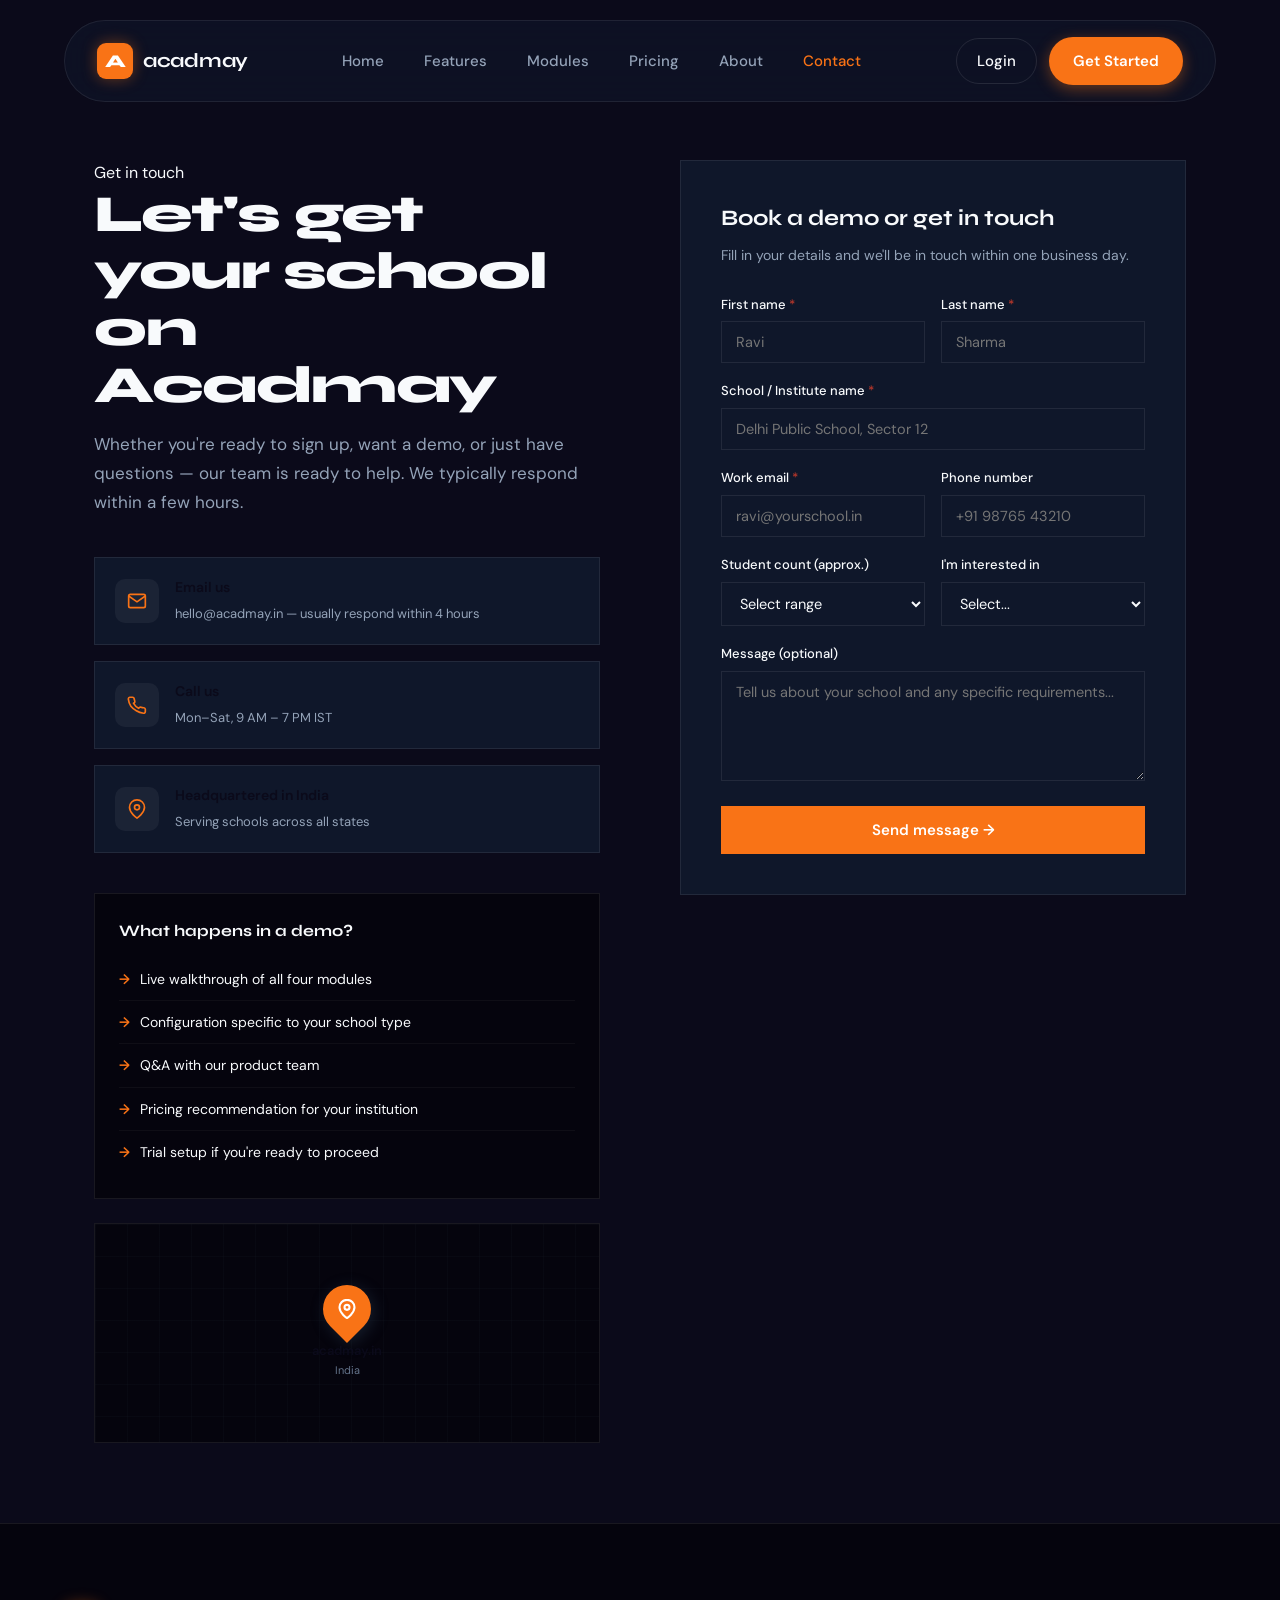
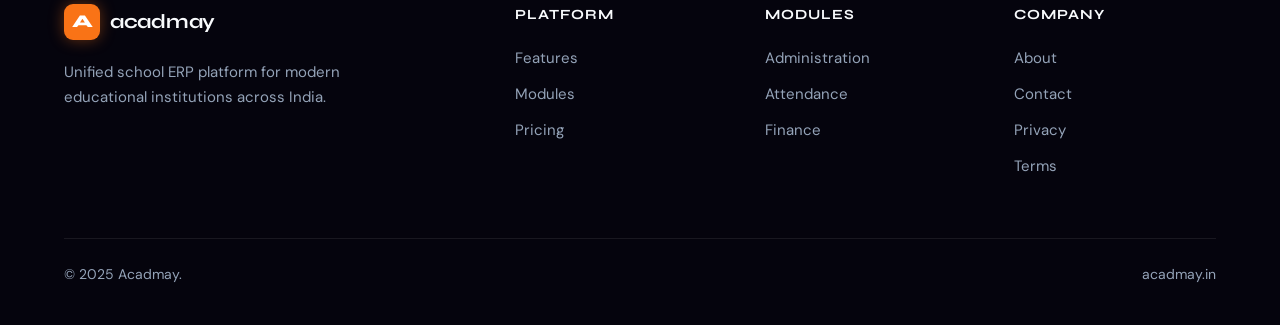
<file: contact.html>
<!DOCTYPE html>
<html lang="en">
<head>
<meta charset="UTF-8"/>
<meta name="viewport" content="width=device-width, initial-scale=1.0"/>
<title>Contact — Acadmay</title>
<link rel="preconnect" href="https://fonts.googleapis.com"/>
<link rel="preconnect" href="https://fonts.gstatic.com" crossorigin/>
<link href="https://fonts.googleapis.com/css2?family=Syne:wght@400;500;600;700;800&family=DM+Sans:ital,opsz,wght@0,9..40,300;0,9..40,400;0,9..40,500;1,9..40,300&display=swap" rel="stylesheet"/>
<link rel="stylesheet" href="shared-dark.css"/>
<style>
body { padding-top: var(--nav-h); }
.contact-layout {
  padding: 80px 0;
  display: grid;
  grid-template-columns: 1fr 1fr;
  gap: 80px;
  align-items: start;
  max-width: 1140px;
  margin: 0 auto;
  padding-left: 24px;
  padding-right: 24px;
}
.contact-info h1 {
  font-family: var(--font-display);
  font-size: clamp(32px,5vw,52px);
  font-weight: 800;
  letter-spacing: -1.5px;
  color: var(--slate-deeper);
  line-height: 1.1;
  margin-bottom: 16px;
}
.contact-info > p { font-size: 17px; color: var(--ink-3); line-height: 1.7; margin-bottom: 40px; }

.contact-channels { display: flex; flex-direction: column; gap: 16px; margin-bottom: 40px; }
.channel-card {
  display: flex;
  align-items: center;
  gap: 16px;
  background: var(--white);
  border: 1px solid var(--border);
  border-radius: var(--radius);
  padding: 18px 20px;
  text-decoration: none;
  transition: box-shadow 0.2s, border-color 0.2s;
}
.channel-card:hover { box-shadow: var(--shadow); border-color: rgba(59,91,116,0.3); }
.channel-icon {
  width: 44px; height: 44px;
  border-radius: 10px;
  background: var(--slate-pale);
  display: flex; align-items: center; justify-content: center;
  color: var(--slate);
  flex-shrink: 0;
}
.channel-text strong { display: block; font-size: 14px; font-weight: 600; color: var(--slate-deeper); margin-bottom: 2px; }
.channel-text span { font-size: 13px; color: var(--ink-3); }

.demo-options {
  background: var(--slate-bg);
  border-radius: var(--radius-lg);
  padding: 24px;
  border: 1px solid var(--border);
}
.demo-options h3 { font-family: var(--font-display); font-size: 16px; font-weight: 700; color: var(--slate-deeper); margin-bottom: 14px; }
.demo-option {
  display: flex;
  align-items: center;
  gap: 10px;
  padding: 10px 0;
  border-bottom: 1px solid var(--border-light);
  font-size: 14px;
  color: var(--ink-2);
}
.demo-option:last-child { border-bottom: none; }
.demo-option::before { content: '→'; color: var(--slate); font-weight: 600; }

/* Form */
.contact-form-wrap {
  background: var(--white);
  border: 1px solid var(--border);
  border-radius: var(--radius-lg);
  padding: 40px;
  box-shadow: var(--shadow-lg);
}
.contact-form-wrap h2 {
  font-family: var(--font-display);
  font-size: 22px;
  font-weight: 700;
  color: var(--slate-deeper);
  margin-bottom: 8px;
}
.contact-form-wrap > p { font-size: 14px; color: var(--ink-3); margin-bottom: 28px; }

.form-row { display: grid; grid-template-columns: 1fr 1fr; gap: 16px; }
.form-group { margin-bottom: 18px; }
.form-group label {
  display: block;
  font-size: 13px;
  font-weight: 500;
  color: var(--ink-2);
  margin-bottom: 6px;
}
.form-group label span { color: #c0392b; }
.form-group input,
.form-group select,
.form-group textarea {
  width: 100%;
  padding: 11px 14px;
  border: 1px solid var(--border);
  border-radius: var(--radius-sm);
  font-family: var(--font-body);
  font-size: 14.5px;
  color: var(--ink);
  background: var(--white);
  transition: border-color 0.2s, box-shadow 0.2s;
  outline: none;
}
.form-group input:focus,
.form-group select:focus,
.form-group textarea:focus {
  border-color: var(--slate);
  box-shadow: 0 0 0 3px rgba(59,91,116,0.1);
}
.form-group textarea { resize: vertical; min-height: 110px; }
.form-submit {
  width: 100%;
  padding: 14px;
  background: var(--slate);
  color: #fff;
  border: none;
  border-radius: var(--radius-sm);
  font-family: var(--font-body);
  font-size: 15px;
  font-weight: 600;
  cursor: pointer;
  transition: background 0.2s, transform 0.15s;
}
.form-submit:hover { background: var(--slate-dark); transform: translateY(-1px); }

.form-success {
  display: none;
  text-align: center;
  padding: 40px 20px;
}
.success-icon {
  width: 64px; height: 64px;
  background: #eaf5ef;
  border-radius: 50%;
  display: flex; align-items: center; justify-content: center;
  margin: 0 auto 20px;
  font-size: 28px;
}
.form-success h3 { font-family: var(--font-display); font-size: 22px; font-weight: 700; color: var(--slate-deeper); margin-bottom: 8px; }
.form-success p { font-size: 15px; color: var(--ink-3); }

/* Map-like visual */
.map-placeholder {
  background: var(--slate-bg);
  border: 1px solid var(--border);
  border-radius: var(--radius-lg);
  height: 220px;
  display: flex;
  align-items: center;
  justify-content: center;
  margin-top: 24px;
  position: relative;
  overflow: hidden;
}
.map-grid {
  position: absolute;
  inset: 0;
  background-image:
    linear-gradient(rgba(59,91,116,0.05) 1px, transparent 1px),
    linear-gradient(90deg, rgba(59,91,116,0.05) 1px, transparent 1px);
  background-size: 32px 32px;
}
.map-pin {
  position: relative;
  z-index: 1;
  text-align: center;
}
.map-pin-icon {
  width: 48px; height: 48px;
  background: var(--slate);
  border-radius: 50% 50% 50% 0;
  transform: rotate(-45deg);
  margin: 0 auto 8px;
  display: flex; align-items: center; justify-content: center;
  box-shadow: 0 4px 16px rgba(59,91,116,0.3);
}
.map-pin-icon svg { transform: rotate(45deg); }
.map-pin-label { font-size: 13px; font-weight: 600; color: var(--slate-deeper); }
.map-pin-sub { font-size: 11px; color: var(--ink-4); }

@media (max-width: 900px) {
  .contact-layout { grid-template-columns: 1fr; gap: 40px; }
  .form-row { grid-template-columns: 1fr; }
}
</style>
</head>
<body>

<nav class="nav" id="nav">
  <div class="nav-inner">
    <a href="index.html" class="logo">
      <span class="logo-mark">A</span>
      <span class="logo-text">acadmay</span>
    </a>
    <div class="nav-links">
      <a href="index.html">Home</a>
      <a href="features.html">Features</a>
      <a href="modules.html">Modules</a>
      <a href="pricing.html">Pricing</a>
      <a href="about.html">About</a>
      <a href="contact.html">Contact</a>
    </div>
    <div class="nav-actions">
      <a href="login.html" class="btn-ghost">Login</a>
      <a href="contact.html" class="btn-primary">Get Started</a>
    </div>
    <button class="hamburger" id="hamburger" aria-label="Menu">
      <span></span><span></span><span></span>
    </button>
  </div>
  <div class="mobile-menu" id="mobile-menu">
    <a href="index.html">Home</a>
    <a href="features.html">Features</a>
    <a href="modules.html">Modules</a>
    <a href="pricing.html">Pricing</a>
    <a href="about.html">About</a>
    <a href="contact.html">Contact</a>
    <a href="login.html" class="btn-ghost" style="text-align: center; margin-top: 10px;">Login</a>
    <a href="contact.html" class="btn-primary" style="text-align: center; margin-top: 10px;">Get Started</a>
  </div>
</nav>

<div class="contact-layout">
  <div class="contact-info">
    <div class="section-label">Get in touch</div>
    <h1>Let's get your school on Acadmay</h1>
    <p>Whether you're ready to sign up, want a demo, or just have questions — our team is ready to help. We typically respond within a few hours.</p>

    <div class="contact-channels">
      <a href="mailto:hello@acadmay.in" class="channel-card">
        <div class="channel-icon">
          <svg width="20" height="20" fill="none" stroke="currentColor" stroke-width="2" viewBox="0 0 24 24"><path d="M4 4h16c1.1 0 2 .9 2 2v12c0 1.1-.9 2-2 2H4c-1.1 0-2-.9-2-2V6c0-1.1.9-2 2-2z"/><polyline points="22,6 12,13 2,6"/></svg>
        </div>
        <div class="channel-text">
          <strong>Email us</strong>
          <span>hello@acadmay.in — usually respond within 4 hours</span>
        </div>
      </a>
      <a href="tel:+919999999999" class="channel-card">
        <div class="channel-icon">
          <svg width="20" height="20" fill="none" stroke="currentColor" stroke-width="2" viewBox="0 0 24 24"><path d="M22 16.92v3a2 2 0 0 1-2.18 2 19.79 19.79 0 0 1-8.63-3.07A19.5 19.5 0 0 1 4.69 13.5 19.79 19.79 0 0 1 1.61 4.9 2 2 0 0 1 3.6 2.69h3a2 2 0 0 1 2 1.72c.127.96.361 1.903.7 2.81a2 2 0 0 1-.45 2.11L7.91 10a16 16 0 0 0 6 6l.92-.92a2 2 0 0 1 2.11-.45c.907.339 1.85.573 2.81.7A2 2 0 0 1 22 17.5v-.58z"/></svg>
        </div>
        <div class="channel-text">
          <strong>Call us</strong>
          <span>Mon–Sat, 9 AM – 7 PM IST</span>
        </div>
      </a>
      <div class="channel-card" style="cursor:default;">
        <div class="channel-icon">
          <svg width="20" height="20" fill="none" stroke="currentColor" stroke-width="2" viewBox="0 0 24 24"><path d="M21 10c0 7-9 13-9 13s-9-6-9-13a9 9 0 0 1 18 0z"/><circle cx="12" cy="10" r="3"/></svg>
        </div>
        <div class="channel-text">
          <strong>Headquartered in India</strong>
          <span>Serving schools across all states</span>
        </div>
      </div>
    </div>

    <div class="demo-options">
      <h3>What happens in a demo?</h3>
      <div class="demo-option">Live walkthrough of all four modules</div>
      <div class="demo-option">Configuration specific to your school type</div>
      <div class="demo-option">Q&A with our product team</div>
      <div class="demo-option">Pricing recommendation for your institution</div>
      <div class="demo-option">Trial setup if you're ready to proceed</div>
    </div>

    <div class="map-placeholder">
      <div class="map-grid"></div>
      <div class="map-pin">
        <div class="map-pin-icon">
          <svg width="20" height="20" fill="none" stroke="#fff" stroke-width="2.5" viewBox="0 0 24 24"><path d="M21 10c0 7-9 13-9 13s-9-6-9-13a9 9 0 0 1 18 0z"/><circle cx="12" cy="10" r="3"/></svg>
        </div>
        <div class="map-pin-label">acadmay.in</div>
        <div class="map-pin-sub">India</div>
      </div>
    </div>
  </div>

  <div>
    <div class="contact-form-wrap">
      <h2>Book a demo or get in touch</h2>
      <p>Fill in your details and we'll be in touch within one business day.</p>

      <div id="contact-form">
        <div class="form-row">
          <div class="form-group">
            <label>First name <span>*</span></label>
            <input type="text" id="fname" placeholder="Ravi"/>
          </div>
          <div class="form-group">
            <label>Last name <span>*</span></label>
            <input type="text" id="lname" placeholder="Sharma"/>
          </div>
        </div>
        <div class="form-group">
          <label>School / Institute name <span>*</span></label>
          <input type="text" id="school" placeholder="Delhi Public School, Sector 12"/>
        </div>
        <div class="form-row">
          <div class="form-group">
            <label>Work email <span>*</span></label>
            <input type="email" id="email" placeholder="ravi@yourschool.in"/>
          </div>
          <div class="form-group">
            <label>Phone number</label>
            <input type="tel" id="phone" placeholder="+91 98765 43210"/>
          </div>
        </div>
        <div class="form-row">
          <div class="form-group">
            <label>Student count (approx.)</label>
            <select id="student-count">
              <option value="">Select range</option>
              <option>Under 200</option>
              <option>200 – 500</option>
              <option>500 – 1,000</option>
              <option>1,000 – 2,000</option>
              <option>Over 2,000</option>
            </select>
          </div>
          <div class="form-group">
            <label>I'm interested in</label>
            <select id="intent">
              <option value="">Select...</option>
              <option>Booking a demo</option>
              <option>Starting a free trial</option>
              <option>Getting a quote</option>
              <option>General enquiry</option>
              <option>Partnership / reseller</option>
            </select>
          </div>
        </div>
        <div class="form-group">
          <label>Message (optional)</label>
          <textarea id="message" placeholder="Tell us about your school and any specific requirements..."></textarea>
        </div>
        <button class="form-submit" onclick="submitForm()">Send message →</button>
      </div>

      <div class="form-success" id="form-success">
        <div class="success-icon">✓</div>
        <h3>Message sent!</h3>
        <p>Thanks for reaching out. Our team will get back to you at your email address within one business day.</p>
        <br/>
        <a href="index.html" class="btn-primary">Back to home</a>
      </div>
    </div>
  </div>
</div>

<footer class="footer">
  <div class="container">
    <div class="footer-grid">
      <div class="footer-brand"><a href="index.html" class="logo"><span class="logo-mark">A</span><span class="logo-text">acadmay</span></a><p>Unified school ERP platform for modern educational institutions across India.</p></div>
      <div class="footer-col"><h4>Platform</h4><a href="features.html">Features</a><a href="modules.html">Modules</a><a href="pricing.html">Pricing</a></div>
      <div class="footer-col"><h4>Modules</h4><a href="modules.html#admin">Administration</a><a href="modules.html#attendance">Attendance</a><a href="modules.html#finance">Finance</a></div>
      <div class="footer-col"><h4>Company</h4><a href="about.html">About</a><a href="contact.html">Contact</a><a href="privacy.html">Privacy</a><a href="terms.html">Terms</a></div>
    </div>
    <div class="footer-bottom"><span>© 2025 Acadmay.</span><span>acadmay.in</span></div>
  </div>
</footer>

<script src="shared.js"></script>
<script>
function submitForm() {
  const fname = document.getElementById('fname').value.trim();
  const email = document.getElementById('email').value.trim();
  const school = document.getElementById('school').value.trim();
  if (!fname || !email || !school) {
    alert('Please fill in your name, school name, and email address.');
    return;
  }
  document.getElementById('contact-form').style.display = 'none';
  document.getElementById('form-success').style.display = 'block';
}
</script>
</body>
</html>
</file>
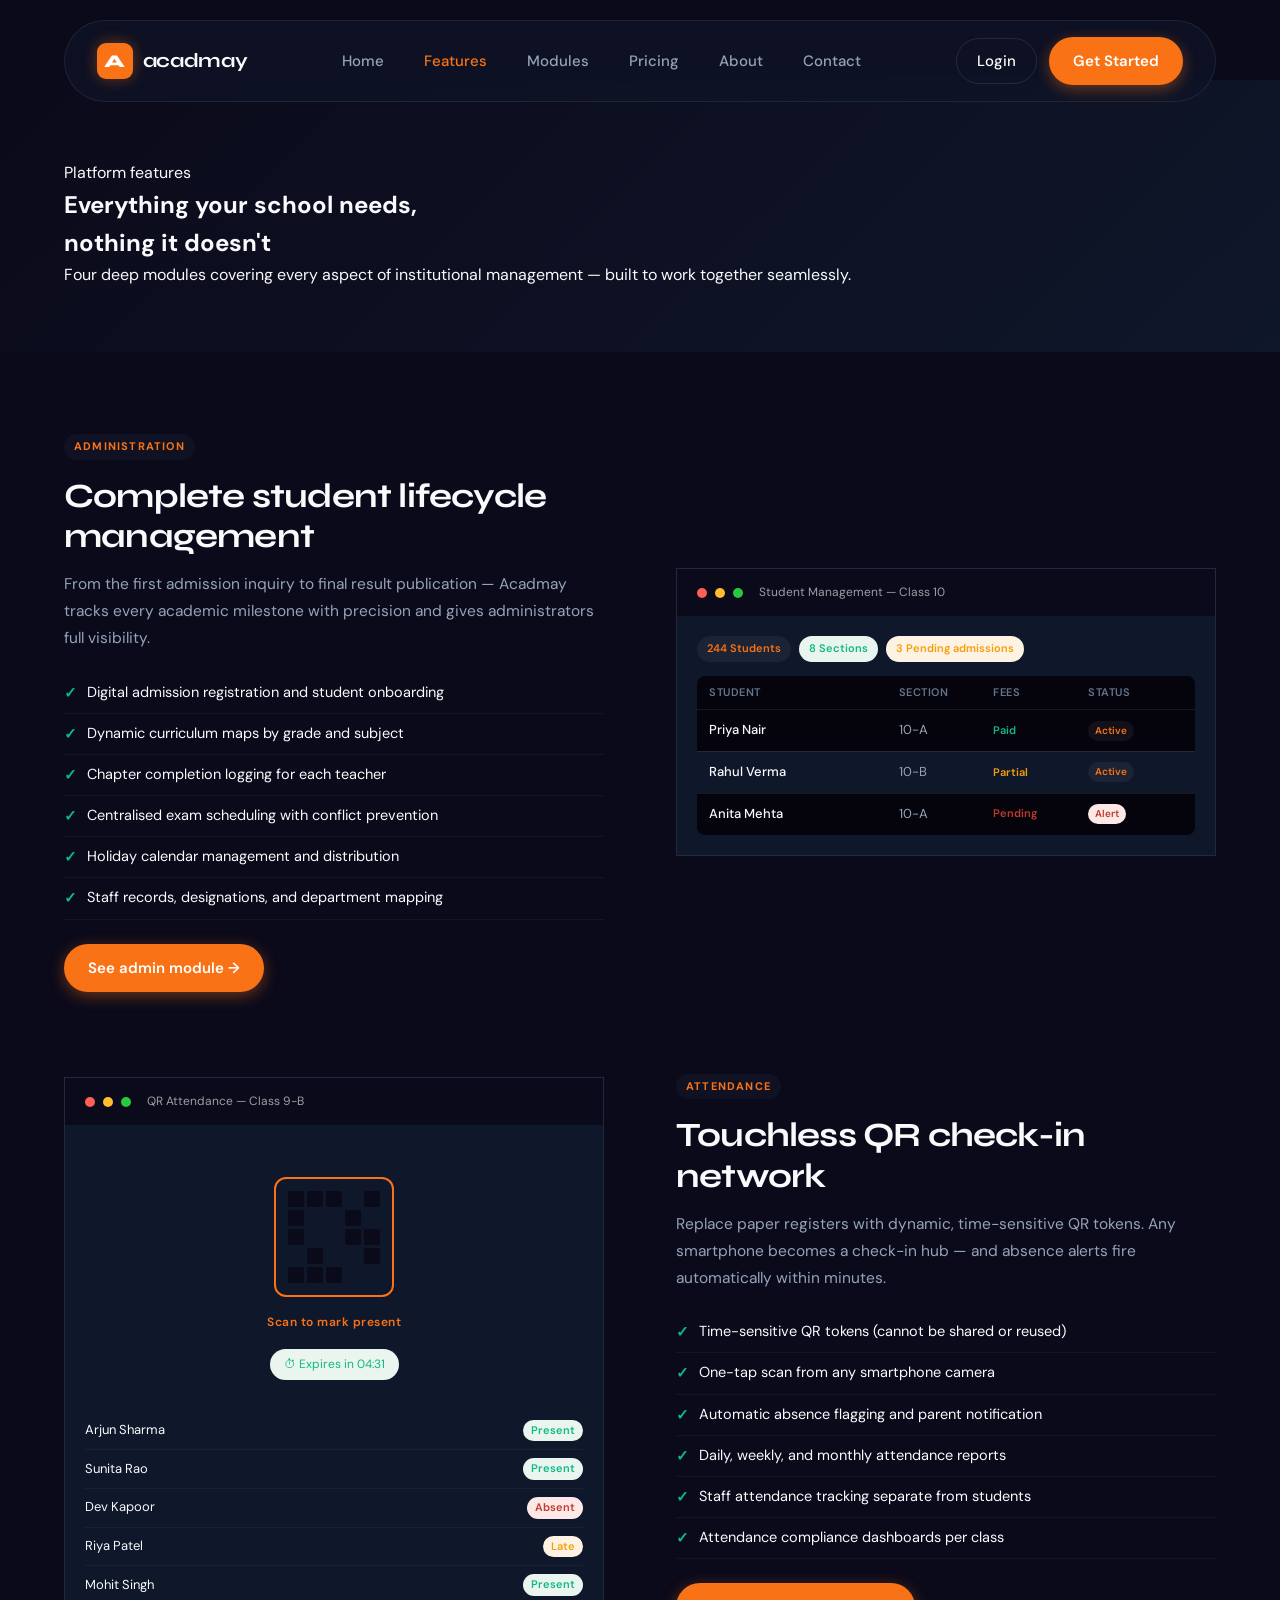
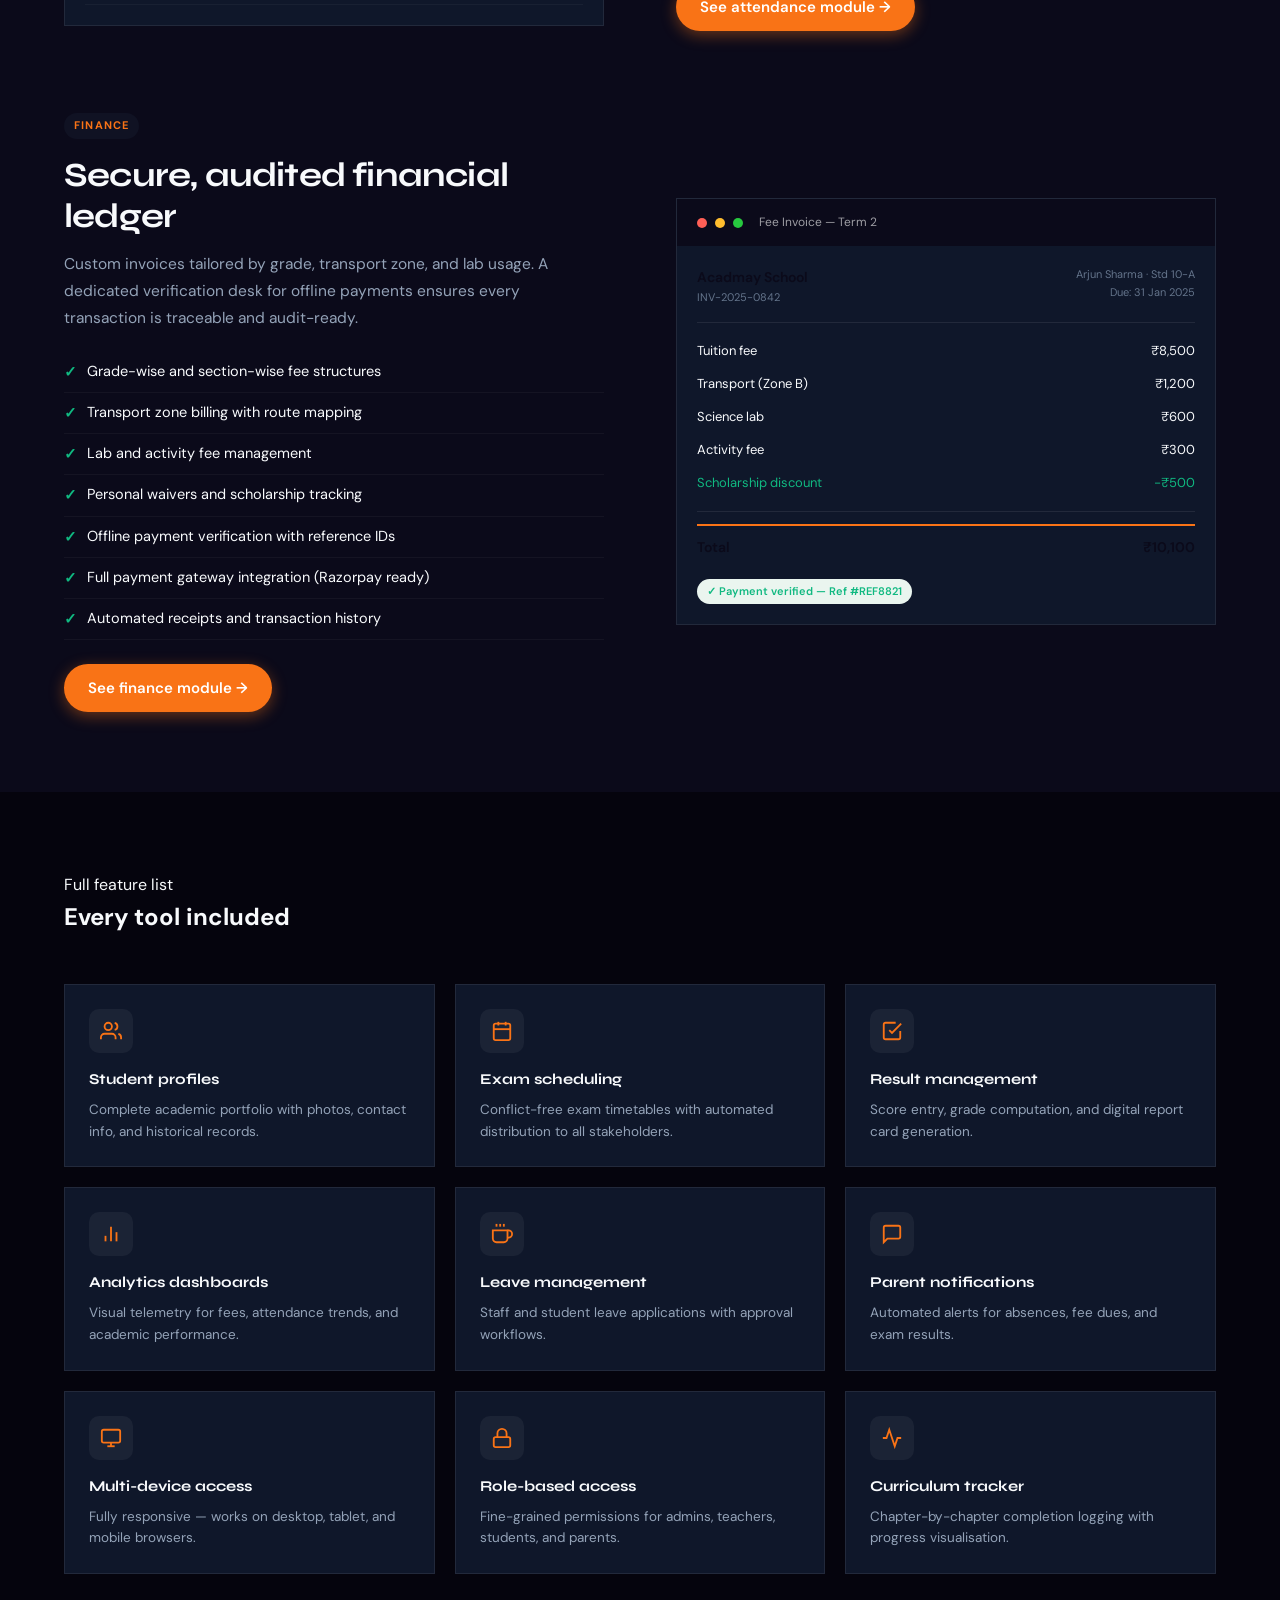
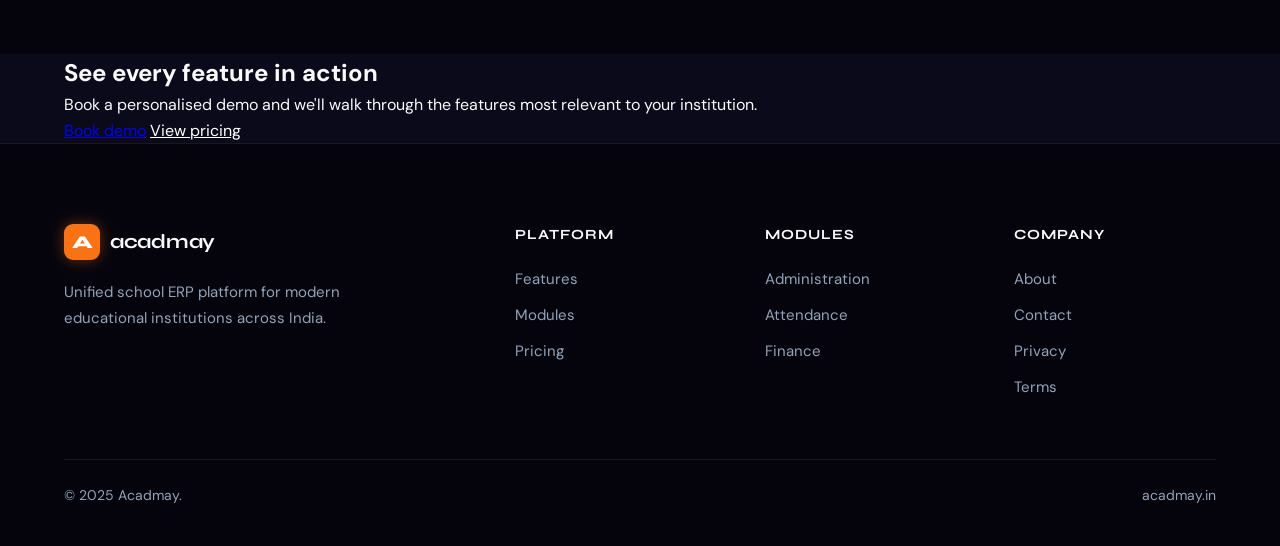
<file: features.html>
<!DOCTYPE html>
<html lang="en">
<head>
<meta charset="UTF-8"/>
<meta name="viewport" content="width=device-width, initial-scale=1.0"/>
<title>Features — Acadmay</title>
<link rel="preconnect" href="https://fonts.googleapis.com"/>
<link rel="preconnect" href="https://fonts.gstatic.com" crossorigin/>
<link href="https://fonts.googleapis.com/css2?family=Syne:wght@400;500;600;700;800&family=DM+Sans:ital,opsz,wght@0,9..40,300;0,9..40,400;0,9..40,500;1,9..40,300&display=swap" rel="stylesheet"/>
<link rel="stylesheet" href="shared-dark.css"/>
<style>
body { padding-top: var(--nav-h); }
.page-hero { padding: 80px 0 64px; }

.features-section { padding: 80px 0; }
.features-section:nth-child(even) { background: var(--slate-bg); }

.feat-block {
  display: grid;
  grid-template-columns: 1fr 1fr;
  gap: 72px;
  align-items: center;
  margin-bottom: 80px;
}
.feat-block:last-child { margin-bottom: 0; }
.feat-block.reverse { direction: rtl; }
.feat-block.reverse > * { direction: ltr; }

.feat-text .feat-tag {
  display: inline-block;
  background: rgba(59,91,116,0.1);
  color: var(--slate);
  font-size: 11px;
  font-weight: 700;
  letter-spacing: 1.2px;
  text-transform: uppercase;
  padding: 4px 10px;
  border-radius: 100px;
  margin-bottom: 16px;
}
.feat-text h2 {
  font-family: var(--font-display);
  font-size: clamp(22px, 3vw, 34px);
  font-weight: 700;
  letter-spacing: -0.8px;
  color: var(--slate-deeper);
  margin-bottom: 14px;
  line-height: 1.2;
}
.feat-text p { font-size: 15.5px; color: var(--ink-3); line-height: 1.75; margin-bottom: 20px; }
.feat-list { list-style: none; margin-bottom: 24px; }
.feat-list li {
  display: flex;
  gap: 10px;
  align-items: flex-start;
  font-size: 14.5px;
  color: var(--ink-2);
  padding: 8px 0;
  border-bottom: 1px solid var(--border-light);
}
.feat-list li::before { content: '✓'; color: var(--success); font-weight: 700; flex-shrink: 0; margin-top: 1px; }

.feat-visual {
  background: var(--white);
  border: 1px solid var(--border);
  border-radius: var(--radius-lg);
  overflow: hidden;
  box-shadow: var(--shadow-lg);
}
.fv-header {
  background: var(--slate-deeper);
  padding: 14px 20px;
  display: flex;
  align-items: center;
  gap: 8px;
}
.fv-dot { width: 10px; height: 10px; border-radius: 50%; }
.d1 { background: #ff5f56; }
.d2 { background: #ffbd2e; }
.d3 { background: #27c93f; }
.fv-title { font-size: 12px; color: rgba(255,255,255,0.6); margin-left: 8px; }
.fv-body { padding: 20px; }

/* QR Visual */
.qr-visual {
  display: flex;
  flex-direction: column;
  align-items: center;
  padding: 32px;
  gap: 16px;
}
.qr-code {
  width: 120px; height: 120px;
  border: 2px solid var(--slate);
  border-radius: 12px;
  padding: 12px;
  display: grid;
  grid-template-columns: repeat(5,1fr);
  gap: 3px;
}
.qr-cell {
  border-radius: 2px;
  aspect-ratio: 1;
}
.qr-cell.on { background: var(--slate-deeper); }
.qr-cell.off { background: transparent; }
.qr-label {
  font-size: 12px;
  font-weight: 600;
  color: var(--slate);
  letter-spacing: 0.5px;
}
.qr-timer {
  display: flex;
  align-items: center;
  gap: 6px;
  font-size: 12px;
  color: var(--success);
  background: #eaf5ef;
  padding: 6px 14px;
  border-radius: 20px;
}
.attendance-list { width: 100%; }
.att-row {
  display: flex;
  justify-content: space-between;
  align-items: center;
  padding: 8px 0;
  border-bottom: 1px solid var(--border-light);
  font-size: 13px;
}
.att-name { color: var(--ink-2); }
.att-status { font-size: 11px; font-weight: 600; padding: 2px 8px; border-radius: 20px; }
.att-p { background: #eaf5ef; color: var(--success); }
.att-a { background: #fde8e8; color: #c0392b; }
.att-l { background: #fef3e2; color: var(--warning); }

/* Finance visual */
.inv-header { display: flex; justify-content: space-between; margin-bottom: 16px; }
.inv-school { font-weight: 600; font-size: 14px; color: var(--slate-deeper); }
.inv-num { font-size: 11px; color: var(--ink-4); }
.inv-divider { height: 1px; background: var(--border); margin: 12px 0; }
.inv-row { display: flex; justify-content: space-between; font-size: 13px; padding: 6px 0; color: var(--ink-2); }
.inv-total { display: flex; justify-content: space-between; font-size: 14px; font-weight: 600; color: var(--slate-deeper); padding: 10px 0; border-top: 2px solid var(--slate); margin-top: 4px; }
.inv-badge { display: inline-flex; align-items: center; gap: 5px; background: #eaf5ef; color: var(--success); font-size: 11px; font-weight: 600; padding: 4px 10px; border-radius: 20px; margin-top: 10px; }

/* All Features Grid */
.all-features { padding: 80px 0; }
.af-grid {
  display: grid;
  grid-template-columns: repeat(3, 1fr);
  gap: 20px;
  margin-top: 48px;
}
.af-card {
  background: var(--white);
  border: 1px solid var(--border);
  border-radius: var(--radius);
  padding: 24px;
  transition: box-shadow 0.25s, transform 0.25s;
}
.af-card:hover { box-shadow: var(--shadow); transform: translateY(-3px); }
.af-icon {
  width: 44px; height: 44px;
  background: var(--slate-pale);
  border-radius: 10px;
  display: flex; align-items: center; justify-content: center;
  color: var(--slate);
  margin-bottom: 14px;
}
.af-card h4 { font-family: var(--font-display); font-size: 15px; font-weight: 700; color: var(--slate-deeper); margin-bottom: 8px; }
.af-card p { font-size: 13.5px; color: var(--ink-3); line-height: 1.6; }

@media (max-width: 900px) {
  .feat-block { grid-template-columns: 1fr; gap: 40px; }
  .feat-block.reverse { direction: ltr; }
  .af-grid { grid-template-columns: repeat(2,1fr); }
}
@media (max-width: 600px) { .af-grid { grid-template-columns: 1fr; } }
</style>
</head>
<body>

<nav class="nav" id="nav">
  <div class="nav-inner">
    <a href="index.html" class="logo">
      <span class="logo-mark">A</span>
      <span class="logo-text">acadmay</span>
    </a>
    <div class="nav-links">
      <a href="index.html">Home</a>
      <a href="features.html">Features</a>
      <a href="modules.html">Modules</a>
      <a href="pricing.html">Pricing</a>
      <a href="about.html">About</a>
      <a href="contact.html">Contact</a>
    </div>
    <div class="nav-actions">
      <a href="login.html" class="btn-ghost">Login</a>
      <a href="contact.html" class="btn-primary">Get Started</a>
    </div>
    <button class="hamburger" id="hamburger" aria-label="Menu">
      <span></span><span></span><span></span>
    </button>
  </div>
  <div class="mobile-menu" id="mobile-menu">
    <a href="index.html">Home</a>
    <a href="features.html">Features</a>
    <a href="modules.html">Modules</a>
    <a href="pricing.html">Pricing</a>
    <a href="about.html">About</a>
    <a href="contact.html">Contact</a>
    <a href="login.html" class="btn-ghost" style="text-align: center; margin-top: 10px;">Login</a>
    <a href="contact.html" class="btn-primary" style="text-align: center; margin-top: 10px;">Get Started</a>
  </div>
</nav>

<section class="page-hero">
  <div class="container">
    <div class="section-label">Platform features</div>
    <h1 class="section-title">Everything your school needs,<br/>nothing it doesn't</h1>
    <p>Four deep modules covering every aspect of institutional management — built to work together seamlessly.</p>
  </div>
</section>

<section class="features-section">
  <div class="container">

    <div class="feat-block">
      <div class="feat-text">
        <span class="feat-tag">Administration</span>
        <h2>Complete student lifecycle management</h2>
        <p>From the first admission inquiry to final result publication — Acadmay tracks every academic milestone with precision and gives administrators full visibility.</p>
        <ul class="feat-list">
          <li>Digital admission registration and student onboarding</li>
          <li>Dynamic curriculum maps by grade and subject</li>
          <li>Chapter completion logging for each teacher</li>
          <li>Centralised exam scheduling with conflict prevention</li>
          <li>Holiday calendar management and distribution</li>
          <li>Staff records, designations, and department mapping</li>
        </ul>
        <a href="modules.html#admin" class="btn-primary">See admin module →</a>
      </div>
      <div class="feat-visual">
        <div class="fv-header">
          <span class="fv-dot d1"></span><span class="fv-dot d2"></span><span class="fv-dot d3"></span>
          <span class="fv-title">Student Management — Class 10</span>
        </div>
        <div class="fv-body">
          <div style="display:flex;gap:8px;margin-bottom:14px;flex-wrap:wrap;">
            <span style="background:var(--slate-pale);color:var(--slate);font-size:11px;font-weight:600;padding:4px 10px;border-radius:20px;">244 Students</span>
            <span style="background:#eaf5ef;color:var(--success);font-size:11px;font-weight:600;padding:4px 10px;border-radius:20px;">8 Sections</span>
            <span style="background:#fef3e2;color:var(--warning);font-size:11px;font-weight:600;padding:4px 10px;border-radius:20px;">3 Pending admissions</span>
          </div>
          <div style="background:var(--slate-bg);border-radius:8px;overflow:hidden;">
            <div style="display:grid;grid-template-columns:2fr 1fr 1fr 1fr;font-size:11px;font-weight:600;color:var(--ink-4);padding:8px 12px;letter-spacing:0.5px;text-transform:uppercase;">
              <span>Student</span><span>Section</span><span>Fees</span><span>Status</span>
            </div>
            <div style="display:grid;grid-template-columns:2fr 1fr 1fr 1fr;font-size:13px;padding:10px 12px;border-top:1px solid var(--border);align-items:center;">
              <span style="color:var(--ink-2);font-weight:500;">Priya Nair</span><span style="color:var(--ink-3);">10-A</span>
              <span style="color:var(--success);font-size:11px;font-weight:600;">Paid</span>
              <span style="background:var(--slate-pale);color:var(--slate);font-size:10px;font-weight:600;padding:2px 7px;border-radius:20px;width:fit-content;">Active</span>
            </div>
            <div style="display:grid;grid-template-columns:2fr 1fr 1fr 1fr;font-size:13px;padding:10px 12px;border-top:1px solid var(--border);align-items:center;background:var(--white);">
              <span style="color:var(--ink-2);font-weight:500;">Rahul Verma</span><span style="color:var(--ink-3);">10-B</span>
              <span style="color:var(--warning);font-size:11px;font-weight:600;">Partial</span>
              <span style="background:var(--slate-pale);color:var(--slate);font-size:10px;font-weight:600;padding:2px 7px;border-radius:20px;width:fit-content;">Active</span>
            </div>
            <div style="display:grid;grid-template-columns:2fr 1fr 1fr 1fr;font-size:13px;padding:10px 12px;border-top:1px solid var(--border);align-items:center;">
              <span style="color:var(--ink-2);font-weight:500;">Anita Mehta</span><span style="color:var(--ink-3);">10-A</span>
              <span style="color:#c0392b;font-size:11px;font-weight:600;">Pending</span>
              <span style="background:#fde8e8;color:#c0392b;font-size:10px;font-weight:600;padding:2px 7px;border-radius:20px;width:fit-content;">Alert</span>
            </div>
          </div>
        </div>
      </div>
    </div>

    <div class="feat-block reverse">
      <div class="feat-text">
        <span class="feat-tag">Attendance</span>
        <h2>Touchless QR check-in network</h2>
        <p>Replace paper registers with dynamic, time-sensitive QR tokens. Any smartphone becomes a check-in hub — and absence alerts fire automatically within minutes.</p>
        <ul class="feat-list">
          <li>Time-sensitive QR tokens (cannot be shared or reused)</li>
          <li>One-tap scan from any smartphone camera</li>
          <li>Automatic absence flagging and parent notification</li>
          <li>Daily, weekly, and monthly attendance reports</li>
          <li>Staff attendance tracking separate from students</li>
          <li>Attendance compliance dashboards per class</li>
        </ul>
        <a href="modules.html#attendance" class="btn-primary">See attendance module →</a>
      </div>
      <div class="feat-visual">
        <div class="fv-header">
          <span class="fv-dot d1"></span><span class="fv-dot d2"></span><span class="fv-dot d3"></span>
          <span class="fv-title">QR Attendance — Class 9-B</span>
        </div>
        <div class="fv-body">
          <div class="qr-visual">
            <div class="qr-code" id="qr-code"></div>
            <span class="qr-label">Scan to mark present</span>
            <div class="qr-timer" id="qr-timer">⏱ Expires in 04:32</div>
          </div>
          <div class="attendance-list">
            <div class="att-row"><span class="att-name">Arjun Sharma</span><span class="att-status att-p">Present</span></div>
            <div class="att-row"><span class="att-name">Sunita Rao</span><span class="att-status att-p">Present</span></div>
            <div class="att-row"><span class="att-name">Dev Kapoor</span><span class="att-status att-a">Absent</span></div>
            <div class="att-row"><span class="att-name">Riya Patel</span><span class="att-status att-l">Late</span></div>
            <div class="att-row"><span class="att-name">Mohit Singh</span><span class="att-status att-p">Present</span></div>
          </div>
        </div>
      </div>
    </div>

    <div class="feat-block">
      <div class="feat-text">
        <span class="feat-tag">Finance</span>
        <h2>Secure, audited financial ledger</h2>
        <p>Custom invoices tailored by grade, transport zone, and lab usage. A dedicated verification desk for offline payments ensures every transaction is traceable and audit-ready.</p>
        <ul class="feat-list">
          <li>Grade-wise and section-wise fee structures</li>
          <li>Transport zone billing with route mapping</li>
          <li>Lab and activity fee management</li>
          <li>Personal waivers and scholarship tracking</li>
          <li>Offline payment verification with reference IDs</li>
          <li>Full payment gateway integration (Razorpay ready)</li>
          <li>Automated receipts and transaction history</li>
        </ul>
        <a href="modules.html#finance" class="btn-primary">See finance module →</a>
      </div>
      <div class="feat-visual">
        <div class="fv-header">
          <span class="fv-dot d1"></span><span class="fv-dot d2"></span><span class="fv-dot d3"></span>
          <span class="fv-title">Fee Invoice — Term 2</span>
        </div>
        <div class="fv-body">
          <div class="inv-header">
            <div><div class="inv-school">Acadmay School</div><div class="inv-num">INV-2025-0842</div></div>
            <div style="text-align:right"><div style="font-size:11px;color:var(--ink-4);">Arjun Sharma · Std 10-A</div><div style="font-size:11px;color:var(--ink-4);">Due: 31 Jan 2025</div></div>
          </div>
          <div class="inv-divider"></div>
          <div class="inv-row"><span>Tuition fee</span><span>₹8,500</span></div>
          <div class="inv-row"><span>Transport (Zone B)</span><span>₹1,200</span></div>
          <div class="inv-row"><span>Science lab</span><span>₹600</span></div>
          <div class="inv-row"><span>Activity fee</span><span>₹300</span></div>
          <div class="inv-row" style="color:var(--success)"><span>Scholarship discount</span><span>−₹500</span></div>
          <div class="inv-divider"></div>
          <div class="inv-total"><span>Total</span><span>₹10,100</span></div>
          <div class="inv-badge">✓ Payment verified — Ref #REF8821</div>
        </div>
      </div>
    </div>

  </div>
</section>

<!-- ALL FEATURES GRID -->
<section class="all-features" style="background:var(--slate-bg);">
  <div class="container">
    <div class="section-label">Full feature list</div>
    <h2 class="section-title">Every tool included</h2>
    <div class="af-grid">
      <div class="af-card">
        <div class="af-icon"><svg width="22" height="22" fill="none" stroke="currentColor" stroke-width="2" viewBox="0 0 24 24"><path d="M17 21v-2a4 4 0 0 0-4-4H5a4 4 0 0 0-4 4v2"/><circle cx="9" cy="7" r="4"/><path d="M23 21v-2a4 4 0 0 0-3-3.87M16 3.13a4 4 0 0 1 0 7.75"/></svg></div>
        <h4>Student profiles</h4>
        <p>Complete academic portfolio with photos, contact info, and historical records.</p>
      </div>
      <div class="af-card">
        <div class="af-icon"><svg width="22" height="22" fill="none" stroke="currentColor" stroke-width="2" viewBox="0 0 24 24"><rect x="3" y="4" width="18" height="18" rx="2"/><line x1="16" y1="2" x2="16" y2="6"/><line x1="8" y1="2" x2="8" y2="6"/><line x1="3" y1="10" x2="21" y2="10"/></svg></div>
        <h4>Exam scheduling</h4>
        <p>Conflict-free exam timetables with automated distribution to all stakeholders.</p>
      </div>
      <div class="af-card">
        <div class="af-icon"><svg width="22" height="22" fill="none" stroke="currentColor" stroke-width="2" viewBox="0 0 24 24"><path d="M9 11l3 3L22 4"/><path d="M21 12v7a2 2 0 0 1-2 2H5a2 2 0 0 1-2-2V5a2 2 0 0 1 2-2h11"/></svg></div>
        <h4>Result management</h4>
        <p>Score entry, grade computation, and digital report card generation.</p>
      </div>
      <div class="af-card">
        <div class="af-icon"><svg width="22" height="22" fill="none" stroke="currentColor" stroke-width="2" viewBox="0 0 24 24"><line x1="18" y1="20" x2="18" y2="10"/><line x1="12" y1="20" x2="12" y2="4"/><line x1="6" y1="20" x2="6" y2="14"/></svg></div>
        <h4>Analytics dashboards</h4>
        <p>Visual telemetry for fees, attendance trends, and academic performance.</p>
      </div>
      <div class="af-card">
        <div class="af-icon"><svg width="22" height="22" fill="none" stroke="currentColor" stroke-width="2" viewBox="0 0 24 24"><path d="M18 8h1a4 4 0 0 1 0 8h-1"/><path d="M2 8h16v9a4 4 0 0 1-4 4H6a4 4 0 0 1-4-4V8z"/><line x1="6" y1="1" x2="6" y2="4"/><line x1="10" y1="1" x2="10" y2="4"/><line x1="14" y1="1" x2="14" y2="4"/></svg></div>
        <h4>Leave management</h4>
        <p>Staff and student leave applications with approval workflows.</p>
      </div>
      <div class="af-card">
        <div class="af-icon"><svg width="22" height="22" fill="none" stroke="currentColor" stroke-width="2" viewBox="0 0 24 24"><path d="M21 15a2 2 0 0 1-2 2H7l-4 4V5a2 2 0 0 1 2-2h14a2 2 0 0 1 2 2z"/></svg></div>
        <h4>Parent notifications</h4>
        <p>Automated alerts for absences, fee dues, and exam results.</p>
      </div>
      <div class="af-card">
        <div class="af-icon"><svg width="22" height="22" fill="none" stroke="currentColor" stroke-width="2" viewBox="0 0 24 24"><rect x="2" y="3" width="20" height="14" rx="2"/><line x1="8" y1="21" x2="16" y2="21"/><line x1="12" y1="17" x2="12" y2="21"/></svg></div>
        <h4>Multi-device access</h4>
        <p>Fully responsive — works on desktop, tablet, and mobile browsers.</p>
      </div>
      <div class="af-card">
        <div class="af-icon"><svg width="22" height="22" fill="none" stroke="currentColor" stroke-width="2" viewBox="0 0 24 24"><rect x="3" y="11" width="18" height="11" rx="2"/><path d="M7 11V7a5 5 0 0 1 10 0v4"/></svg></div>
        <h4>Role-based access</h4>
        <p>Fine-grained permissions for admins, teachers, students, and parents.</p>
      </div>
      <div class="af-card">
        <div class="af-icon"><svg width="22" height="22" fill="none" stroke="currentColor" stroke-width="2" viewBox="0 0 24 24"><polyline points="22 12 18 12 15 21 9 3 6 12 2 12"/></svg></div>
        <h4>Curriculum tracker</h4>
        <p>Chapter-by-chapter completion logging with progress visualisation.</p>
      </div>
    </div>
  </div>
</section>

<section class="cta-band">
  <div class="container">
    <div class="cta-inner">
      <h2>See every feature in action</h2>
      <p>Book a personalised demo and we'll walk through the features most relevant to your institution.</p>
      <div class="cta-buttons">
        <a href="contact.html" class="btn-white btn-lg">Book demo</a>
        <a href="pricing.html" class="btn-outline btn-lg" style="border-color:rgba(255,255,255,0.5);color:#fff;">View pricing</a>
      </div>
    </div>
  </div>
</section>

<footer class="footer">
  <div class="container">
    <div class="footer-grid">
      <div class="footer-brand">
        <a href="index.html" class="logo"><span class="logo-mark">A</span><span class="logo-text">acadmay</span></a>
        <p>Unified school ERP platform for modern educational institutions across India.</p>
      </div>
      <div class="footer-col"><h4>Platform</h4><a href="features.html">Features</a><a href="modules.html">Modules</a><a href="pricing.html">Pricing</a></div>
      <div class="footer-col"><h4>Modules</h4><a href="modules.html#admin">Administration</a><a href="modules.html#attendance">Attendance</a><a href="modules.html#finance">Finance</a></div>
      <div class="footer-col"><h4>Company</h4><a href="about.html">About</a><a href="contact.html">Contact</a><a href="privacy.html">Privacy</a><a href="terms.html">Terms</a></div>
    </div>
    <div class="footer-bottom"><span>© 2025 Acadmay.</span><span>acadmay.in</span></div>
  </div>
</footer>

<script src="shared.js"></script>
<script>
// QR timer countdown
let secs = 272;
const timerEl = document.getElementById('qr-timer');
const interval = setInterval(() => {
  secs--;
  if (secs <= 0) { clearInterval(interval); timerEl.textContent = '⏱ Expired — refresh token'; timerEl.style.color = '#c0392b'; timerEl.style.background = '#fde8e8'; return; }
  const m = String(Math.floor(secs/60)).padStart(2,'0');
  const s = String(secs%60).padStart(2,'0');
  timerEl.textContent = `⏱ Expires in ${m}:${s}`;
}, 1000);

// Generate fake QR pattern
const qr = document.getElementById('qr-code');
if (qr) {
  const pattern = [1,1,1,0,1,1,0,0,1,0,1,0,0,1,1,0,1,0,0,1,1,1,1,0,0];
  pattern.forEach(on => {
    const c = document.createElement('div');
    c.className = 'qr-cell ' + (on ? 'on' : 'off');
    qr.appendChild(c);
  });
}
</script>
</body>
</html>
</file>
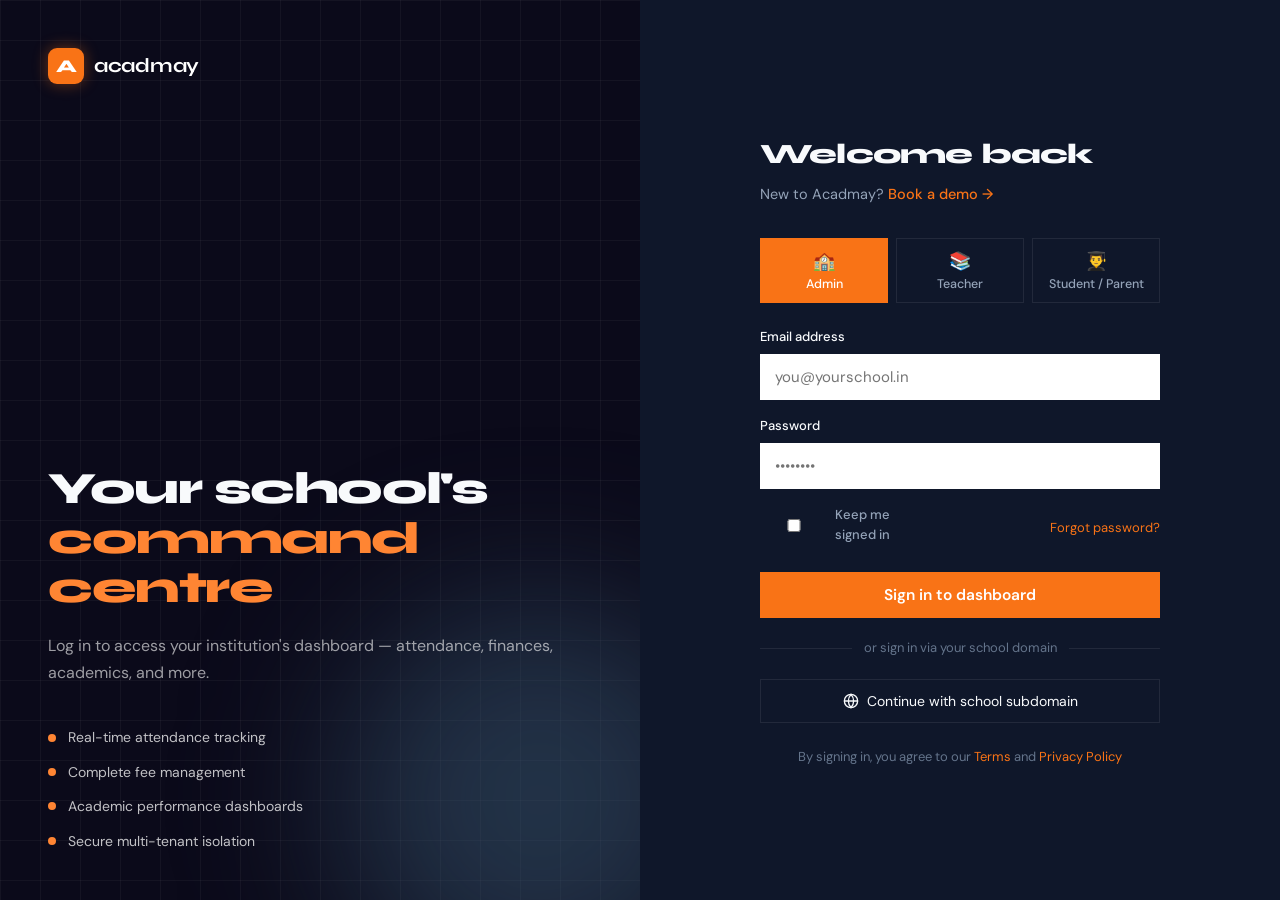
<file: login.html>
<!DOCTYPE html>
<html lang="en">
<head>
<meta charset="UTF-8"/>
<meta name="viewport" content="width=device-width, initial-scale=1.0"/>
<title>Sign In — Acadmay</title>
<link rel="preconnect" href="https://fonts.googleapis.com"/>
<link rel="preconnect" href="https://fonts.gstatic.com" crossorigin/>
<link href="https://fonts.googleapis.com/css2?family=Syne:wght@400;500;600;700;800&family=DM+Sans:ital,opsz,wght@0,9..40,300;0,9..40,400;0,9..40,500;1,9..40,300&display=swap" rel="stylesheet"/>
<link rel="stylesheet" href="shared-dark.css"/>
<style>
body {
  min-height: 100vh;
  display: grid;
  grid-template-columns: 1fr 1fr;
  background: var(--white);
}
.login-left {
  background: var(--slate-deeper);
  padding: 48px;
  display: flex;
  flex-direction: column;
  position: relative;
  overflow: hidden;
}
.ll-grid {
  position: absolute;
  inset: 0;
  background-image:
    linear-gradient(rgba(255,255,255,0.04) 1px, transparent 1px),
    linear-gradient(90deg, rgba(255,255,255,0.04) 1px, transparent 1px);
  background-size: 40px 40px;
}
.ll-glow {
  position: absolute;
  width: 400px; height: 400px;
  background: rgba(59,91,116,0.5);
  border-radius: 50%;
  filter: blur(80px);
  bottom: -100px; right: -100px;
}
.ll-content { position: relative; z-index: 1; flex: 1; display: flex; flex-direction: column; }
.ll-logo { margin-bottom: auto; }
.ll-headline {
  font-family: var(--font-display);
  font-size: clamp(32px,3.5vw,48px);
  font-weight: 800;
  letter-spacing: -1.5px;
  color: #fff;
  line-height: 1.1;
  margin-bottom: 20px;
}
.ll-headline span { color: var(--accent-light); }
.ll-sub { font-size: 16px; color: rgba(255,255,255,0.6); line-height: 1.7; margin-bottom: 40px; }
.ll-features { display: flex; flex-direction: column; gap: 12px; }
.ll-feat {
  display: flex;
  align-items: center;
  gap: 12px;
  font-size: 14px;
  color: rgba(255,255,255,0.75);
}
.ll-feat-dot {
  width: 8px; height: 8px;
  border-radius: 50%;
  background: var(--accent-light);
  flex-shrink: 0;
}

.login-right {
  display: flex;
  align-items: center;
  justify-content: center;
  padding: 48px;
  background: var(--white);
}
.login-box {
  width: 100%;
  max-width: 400px;
}
.login-box h1 {
  font-family: var(--font-display);
  font-size: 28px;
  font-weight: 800;
  letter-spacing: -0.8px;
  color: var(--slate-deeper);
  margin-bottom: 6px;
}
.login-box .login-sub {
  font-size: 14.5px;
  color: var(--ink-3);
  margin-bottom: 32px;
}
.login-sub a { color: var(--slate); text-decoration: none; font-weight: 500; }

.role-selector {
  display: grid;
  grid-template-columns: repeat(3,1fr);
  gap: 8px;
  margin-bottom: 24px;
}
.role-btn {
  padding: 10px 4px;
  border: 1.5px solid var(--border);
  border-radius: var(--radius-sm);
  background: none;
  font-family: var(--font-body);
  font-size: 12.5px;
  font-weight: 500;
  color: var(--ink-3);
  cursor: pointer;
  text-align: center;
  transition: all 0.2s;
}
.role-btn:hover { border-color: var(--slate); color: var(--slate); }
.role-btn.active { background: var(--slate); color: #fff; border-color: var(--slate); }
.role-btn span { display: block; font-size: 18px; margin-bottom: 3px; }

.login-form .form-group { margin-bottom: 16px; }
.login-form label { display: block; font-size: 13px; font-weight: 500; color: var(--ink-2); margin-bottom: 6px; }
.login-form input {
  width: 100%;
  padding: 12px 14px;
  border: 1px solid var(--border);
  border-radius: var(--radius-sm);
  font-family: var(--font-body);
  font-size: 15px;
  color: var(--ink);
  outline: none;
  transition: border-color 0.2s, box-shadow 0.2s;
}
.login-form input:focus { border-color: var(--slate); box-shadow: 0 0 0 3px rgba(59,91,116,0.1); }
.login-meta {
  display: flex;
  justify-content: space-between;
  align-items: center;
  margin-bottom: 20px;
  font-size: 13px;
}
.login-meta label { display: flex; align-items: center; gap: 7px; color: var(--ink-3); cursor: pointer; }
.login-meta a { color: var(--slate); text-decoration: none; }
.login-submit {
  width: 100%;
  padding: 13px;
  background: var(--slate);
  color: #fff;
  border: none;
  border-radius: var(--radius-sm);
  font-family: var(--font-body);
  font-size: 15.5px;
  font-weight: 600;
  cursor: pointer;
  transition: background 0.2s;
  margin-bottom: 20px;
}
.login-submit:hover { background: var(--slate-dark); }

.login-divider {
  display: flex;
  align-items: center;
  gap: 12px;
  margin-bottom: 20px;
  font-size: 13px;
  color: var(--ink-4);
}
.login-divider::before, .login-divider::after {
  content: '';
  flex: 1;
  height: 1px;
  background: var(--border);
}

.subdomain-login {
  width: 100%;
  padding: 12px;
  border: 1.5px solid var(--border);
  border-radius: var(--radius-sm);
  background: none;
  font-family: var(--font-body);
  font-size: 14px;
  color: var(--ink-2);
  cursor: pointer;
  display: flex;
  align-items: center;
  justify-content: center;
  gap: 8px;
  transition: border-color 0.2s;
}
.subdomain-login:hover { border-color: var(--slate); }

.login-footer { margin-top: 24px; text-align: center; font-size: 13px; color: var(--ink-4); }
.login-footer a { color: var(--slate); text-decoration: none; }

.subdomain-form { display: none; }
.subdomain-form.show { display: block; }

.subdomain-input-wrap {
  display: flex;
  align-items: center;
  border: 1px solid var(--border);
  border-radius: var(--radius-sm);
  overflow: hidden;
  margin-bottom: 12px;
  transition: border-color 0.2s, box-shadow 0.2s;
}
.subdomain-input-wrap:focus-within { border-color: var(--slate); box-shadow: 0 0 0 3px rgba(59,91,116,0.1); }
.subdomain-input-wrap input {
  flex: 1;
  padding: 12px 14px;
  border: none;
  outline: none;
  font-family: var(--font-body);
  font-size: 15px;
}
.subdomain-suffix {
  padding: 12px 14px 12px 0;
  font-size: 14px;
  color: var(--ink-4);
  white-space: nowrap;
}

@media (max-width: 900px) {
  body { grid-template-columns: 1fr; }
  .login-left { display: none; }
  .login-right { min-height: 100vh; }
}
</style>
</head>
<body>

<div class="login-left">
  <div class="ll-grid"></div>
  <div class="ll-glow"></div>
  <div class="ll-content">
    <div class="ll-logo">
      <a href="index.html" class="logo">
        <span class="logo-mark">A</span>
        <span class="logo-text" style="color:#fff;">acadmay</span>
      </a>
    </div>
    <h2 class="ll-headline">Your school's<br/><span>command centre</span></h2>
    <p class="ll-sub">Log in to access your institution's dashboard — attendance, finances, academics, and more.</p>
    <div class="ll-features">
      <div class="ll-feat"><span class="ll-feat-dot"></span>Real-time attendance tracking</div>
      <div class="ll-feat"><span class="ll-feat-dot"></span>Complete fee management</div>
      <div class="ll-feat"><span class="ll-feat-dot"></span>Academic performance dashboards</div>
      <div class="ll-feat"><span class="ll-feat-dot"></span>Secure multi-tenant isolation</div>
    </div>
  </div>
</div>

<div class="login-right">
  <div class="login-box">
    <h1>Welcome back</h1>
    <p class="login-sub">New to Acadmay? <a href="contact.html">Book a demo →</a></p>

    <div class="role-selector">
      <button class="role-btn active" onclick="selectRole(this)"><span>🏫</span>Admin</button>
      <button class="role-btn" onclick="selectRole(this)"><span>📚</span>Teacher</button>
      <button class="role-btn" onclick="selectRole(this)"><span>👨‍🎓</span>Student / Parent</button>
    </div>

    <div class="login-form">
      <div class="form-group">
        <label>Email address</label>
        <input type="email" id="login-email" placeholder="you@yourschool.in" autocomplete="email"/>
      </div>
      <div class="form-group">
        <label>Password</label>
        <input type="password" id="login-pass" placeholder="••••••••" autocomplete="current-password"/>
      </div>
      <div class="login-meta">
        <label><input type="checkbox" /> Keep me signed in</label>
        <a href="#">Forgot password?</a>
      </div>
      <button class="login-submit" onclick="handleLogin()">Sign in to dashboard</button>
    </div>

    <div class="login-divider">or sign in via your school domain</div>

    <button class="subdomain-login" onclick="toggleSubdomain()" id="subdomain-btn">
      <svg width="16" height="16" fill="none" stroke="currentColor" stroke-width="2" viewBox="0 0 24 24"><circle cx="12" cy="12" r="10"/><path d="M2 12h20M12 2a15.3 15.3 0 0 1 4 10 15.3 15.3 0 0 1-4 10 15.3 15.3 0 0 1-4-10 15.3 15.3 0 0 1 4-10z"/></svg>
      Continue with school subdomain
    </button>

    <div class="subdomain-form" id="subdomain-form">
      <div style="margin-top:14px;">
        <label style="font-size:13px;font-weight:500;color:var(--ink-2);display:block;margin-bottom:6px;">Your school's subdomain</label>
        <div class="subdomain-input-wrap">
          <input type="text" placeholder="yourschool" id="subdomain-input"/>
          <span class="subdomain-suffix">.acadmay.in</span>
        </div>
        <button class="login-submit" onclick="goToSubdomain()">Continue →</button>
      </div>
    </div>

    <div class="login-footer">
      By signing in, you agree to our <a href="terms.html">Terms</a> and <a href="privacy.html">Privacy Policy</a>
    </div>
  </div>
</div>

<script>
function selectRole(btn) {
  document.querySelectorAll('.role-btn').forEach(b => b.classList.remove('active'));
  btn.classList.add('active');
}
function handleLogin() {
  const email = document.getElementById('login-email').value.trim();
  const pass = document.getElementById('login-pass').value;
  if (!email || !pass) { alert('Please enter your email and password.'); return; }
  alert('Demo mode: In production, this would authenticate and redirect to your school dashboard at yourschool.acadmay.in');
}
function toggleSubdomain() {
  const form = document.getElementById('subdomain-form');
  form.classList.toggle('show');
}
function goToSubdomain() {
  const sub = document.getElementById('subdomain-input').value.trim();
  if (!sub) { alert('Please enter your school subdomain.'); return; }
  alert('Demo mode: Would navigate to ' + sub + '.acadmay.in');
}
</script>
</body>
</html>
</file>
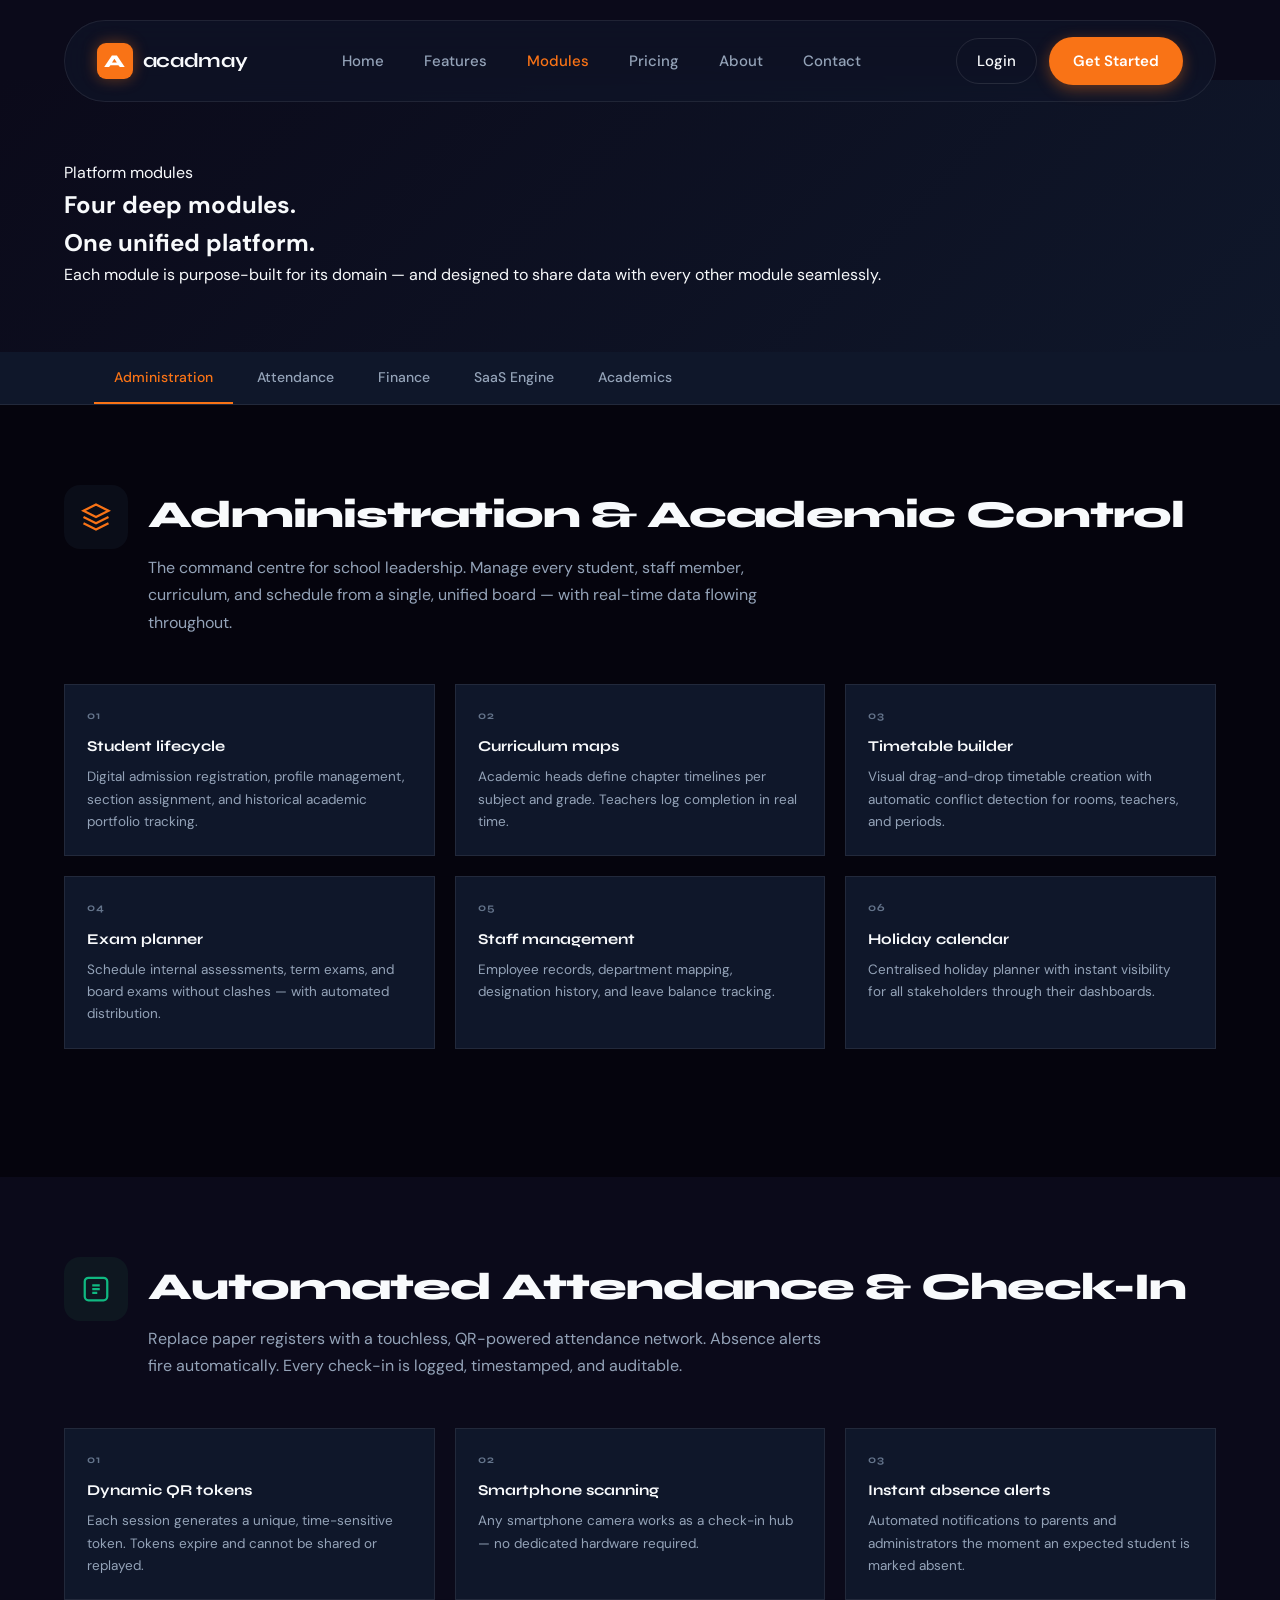
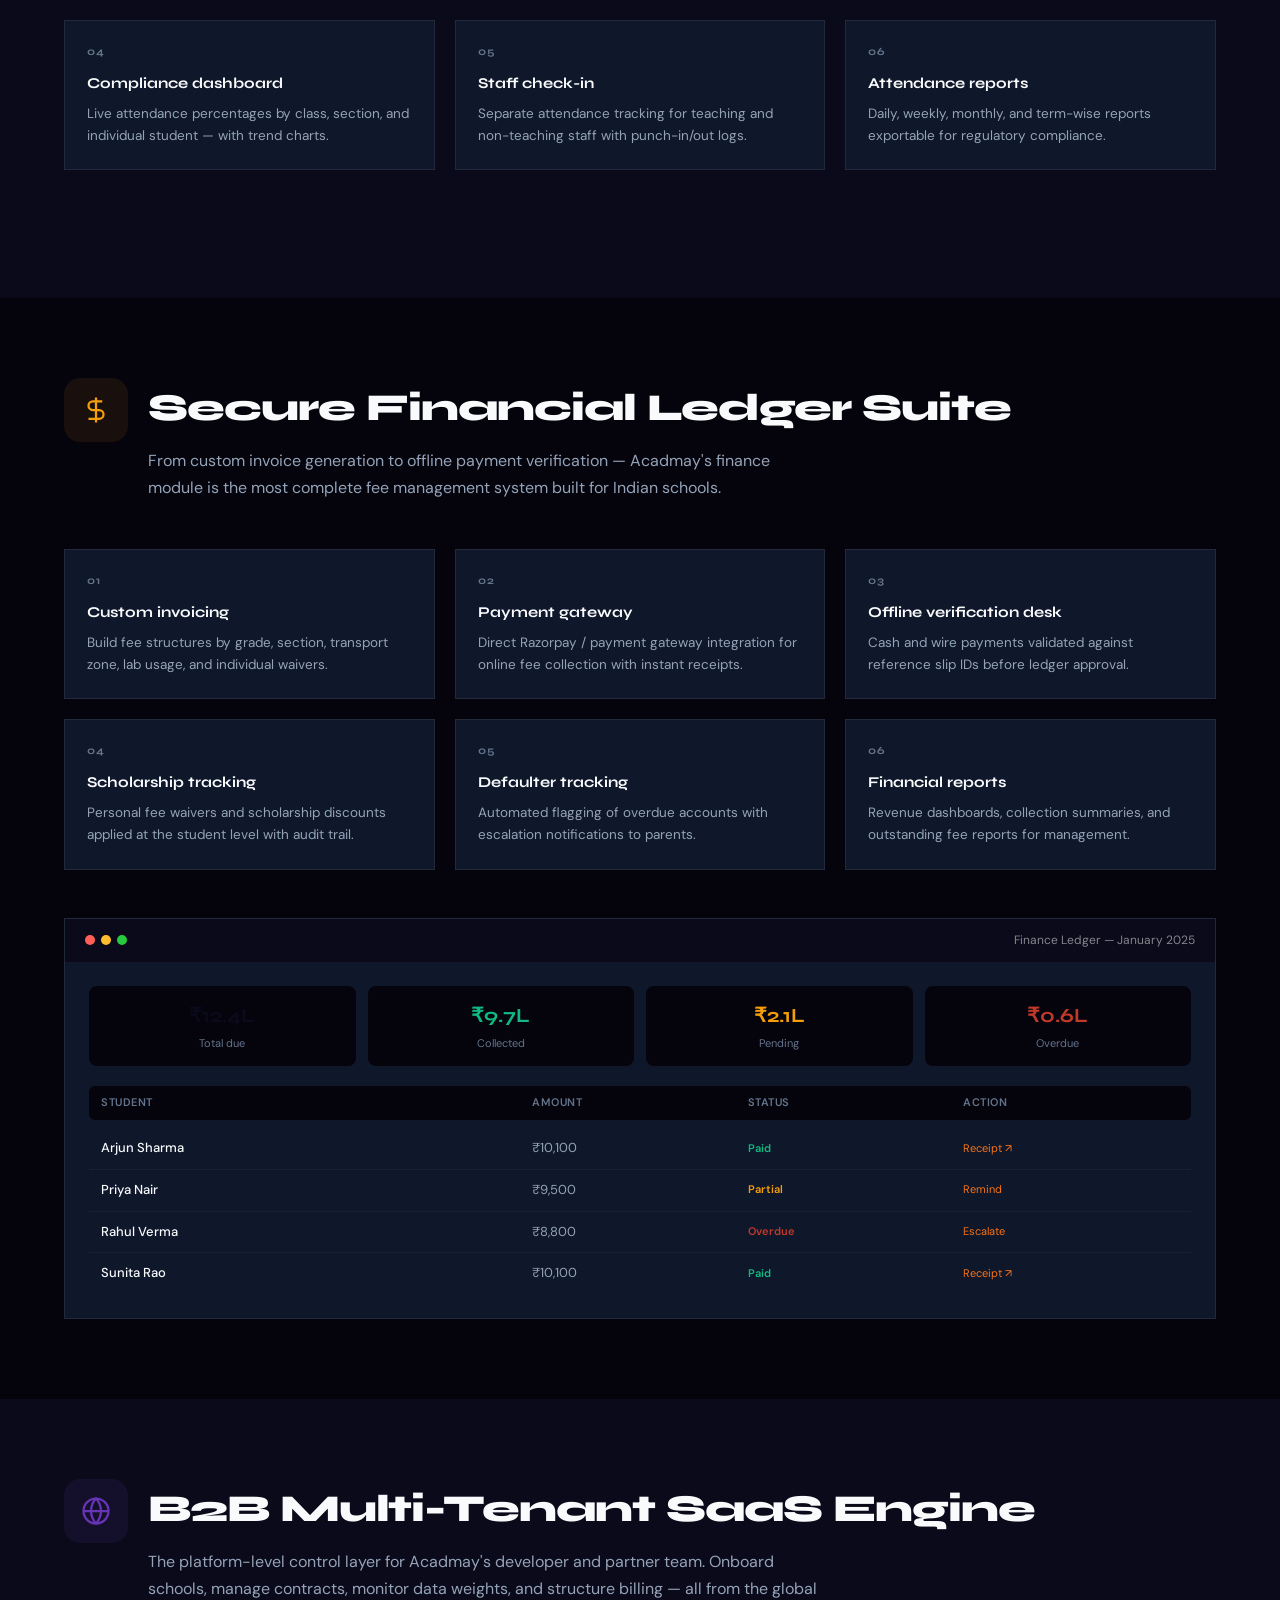
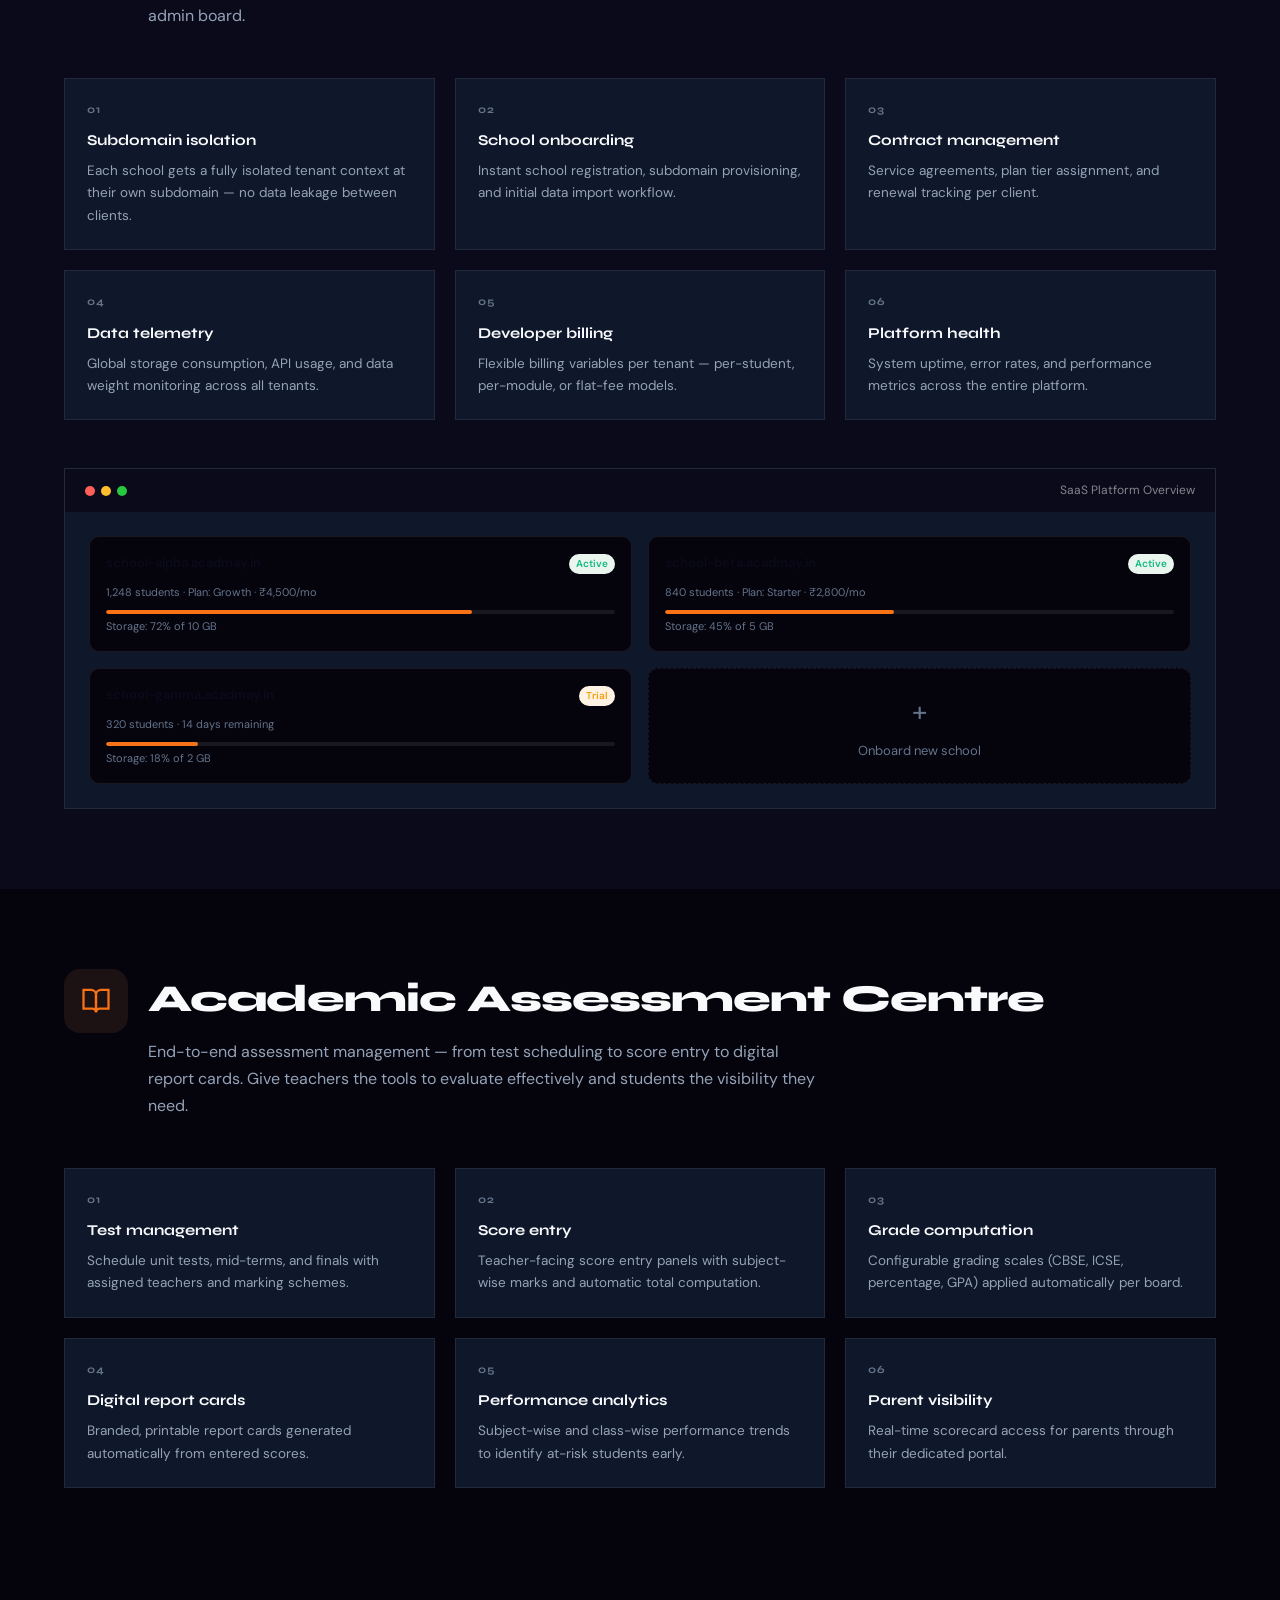
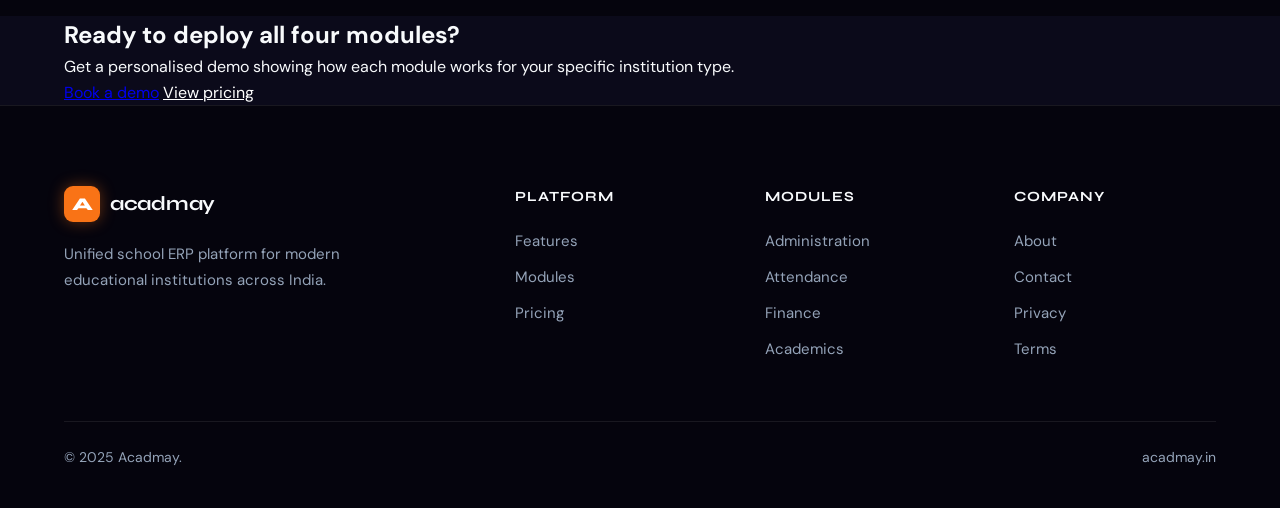
<file: modules.html>
<!DOCTYPE html>
<html lang="en">
<head>
<meta charset="UTF-8"/>
<meta name="viewport" content="width=device-width, initial-scale=1.0"/>
<title>Modules — Acadmay</title>
<link rel="preconnect" href="https://fonts.googleapis.com"/>
<link rel="preconnect" href="https://fonts.gstatic.com" crossorigin/>
<link href="https://fonts.googleapis.com/css2?family=Syne:wght@400;500;600;700;800&family=DM+Sans:ital,opsz,wght@0,9..40,300;0,9..40,400;0,9..40,500;1,9..40,300&display=swap" rel="stylesheet"/>
<link rel="stylesheet" href="shared-dark.css"/>
<style>
body { padding-top: var(--nav-h); }
.page-hero { padding: 80px 0 64px; }

.modules-nav {
  background: var(--white);
  border-bottom: 1px solid var(--border);
  position: sticky;
  top: var(--nav-h);
  z-index: 100;
}
.modules-nav-inner {
  max-width: 1140px;
  margin: 0 auto;
  padding: 0 24px;
  display: flex;
  gap: 4px;
  overflow-x: auto;
}
.mod-tab {
  padding: 14px 20px;
  font-size: 14px;
  font-weight: 500;
  color: var(--ink-3);
  text-decoration: none;
  border-bottom: 2px solid transparent;
  white-space: nowrap;
  transition: color 0.2s, border-color 0.2s;
}
.mod-tab:hover { color: var(--slate); }
.mod-tab.active { color: var(--slate); border-bottom-color: var(--slate); }

.module-section {
  padding: 80px 0;
  scroll-margin-top: calc(var(--nav-h) + 52px);
}
.module-section:nth-child(even) { background: var(--slate-bg); }

.mod-header {
  display: flex;
  align-items: flex-start;
  gap: 20px;
  margin-bottom: 48px;
}
.mod-icon-large {
  width: 64px; height: 64px;
  border-radius: 16px;
  display: flex; align-items: center; justify-content: center;
  flex-shrink: 0;
}
.mod-icon-large svg { width: 30px; height: 30px; }
.mi-admin { background: rgba(59,91,116,0.1); color: var(--slate); }
.mi-attend { background: rgba(45,138,94,0.1); color: var(--success); }
.mi-finance { background: rgba(201,122,26,0.1); color: var(--warning); }
.mi-saas { background: rgba(103,58,183,0.1); color: #6734b6; }

.mod-header-text h2 {
  font-family: var(--font-display);
  font-size: clamp(24px,3.5vw,38px);
  font-weight: 800;
  letter-spacing: -1px;
  color: var(--slate-deeper);
  margin-bottom: 8px;
}
.mod-header-text p { font-size: 16px; color: var(--ink-3); max-width: 680px; line-height: 1.7; }

.mod-grid {
  display: grid;
  grid-template-columns: repeat(3,1fr);
  gap: 20px;
  margin-bottom: 48px;
}
.mod-card {
  background: var(--white);
  border: 1px solid var(--border);
  border-radius: var(--radius);
  padding: 22px;
}
.mc-num {
  font-family: var(--font-display);
  font-size: 11px;
  font-weight: 700;
  letter-spacing: 1px;
  color: var(--ink-4);
  margin-bottom: 10px;
}
.mod-card h4 { font-family: var(--font-display); font-size: 15px; font-weight: 700; color: var(--slate-deeper); margin-bottom: 8px; }
.mod-card p { font-size: 13.5px; color: var(--ink-3); line-height: 1.65; }

.mod-showcase {
  background: var(--white);
  border: 1px solid var(--border);
  border-radius: var(--radius-lg);
  overflow: hidden;
  box-shadow: var(--shadow-lg);
}
.ms-header {
  background: var(--slate-deeper);
  padding: 12px 20px;
  display: flex;
  align-items: center;
  justify-content: space-between;
}
.ms-dots { display: flex; gap: 6px; }
.ms-dot { width: 10px; height: 10px; border-radius: 50%; }
.ms-title { font-size: 12px; color: rgba(255,255,255,0.5); }
.ms-body { padding: 24px; }

/* Finance showcase */
.fin-summary {
  display: grid;
  grid-template-columns: repeat(4,1fr);
  gap: 12px;
  margin-bottom: 20px;
}
.fin-card {
  background: var(--slate-bg);
  border-radius: 8px;
  padding: 14px;
  text-align: center;
}
.fin-card .fn { font-family: var(--font-display); font-size: 20px; font-weight: 700; color: var(--slate-deeper); }
.fin-card .fl { font-size: 11px; color: var(--ink-4); margin-top: 3px; }
.fin-table-head {
  display: grid;
  grid-template-columns: 2fr 1fr 1fr 1fr;
  font-size: 11px;
  font-weight: 600;
  color: var(--ink-4);
  letter-spacing: 0.5px;
  text-transform: uppercase;
  padding: 8px 12px;
  background: var(--slate-bg);
  border-radius: 6px;
  margin-bottom: 8px;
}
.fin-row {
  display: grid;
  grid-template-columns: 2fr 1fr 1fr 1fr;
  font-size: 13px;
  padding: 10px 12px;
  border-bottom: 1px solid var(--border-light);
  align-items: center;
}
.fin-row:last-child { border-bottom: none; }
.fn-name { color: var(--ink-2); font-weight: 500; }
.fn-amt { color: var(--ink-3); }
.fn-status { font-size: 11px; font-weight: 600; }
.fns-p { color: var(--success); }
.fns-d { color: var(--warning); }
.fns-o { color: #c0392b; }
.fn-action { font-size: 11px; color: var(--slate); cursor: pointer; }

/* SaaS showcase */
.saas-grid {
  display: grid;
  grid-template-columns: 1fr 1fr;
  gap: 16px;
}
.saas-card {
  background: var(--slate-bg);
  border-radius: 10px;
  padding: 16px;
  border: 1px solid var(--border);
}
.sc-header { display: flex; justify-content: space-between; align-items: center; margin-bottom: 10px; }
.sc-name { font-weight: 600; font-size: 13px; color: var(--slate-deeper); }
.sc-status { font-size: 10px; font-weight: 600; padding: 2px 7px; border-radius: 20px; }
.scs-active { background: #eaf5ef; color: var(--success); }
.scs-trial { background: #fef3e2; color: var(--warning); }
.sc-meta { font-size: 11px; color: var(--ink-4); }
.sc-bar { height: 4px; background: var(--border); border-radius: 2px; margin-top: 8px; overflow: hidden; }
.sc-fill { height: 100%; background: var(--slate); border-radius: 2px; }

@media (max-width: 900px) {
  .mod-grid { grid-template-columns: 1fr 1fr; }
  .fin-summary { grid-template-columns: 1fr 1fr; }
  .saas-grid { grid-template-columns: 1fr; }
  .fin-table-head, .fin-row { grid-template-columns: 2fr 1fr 1fr; }
  .fin-table-head span:last-child, .fin-row span:last-child { display: none; }
}
@media (max-width: 600px) { .mod-grid { grid-template-columns: 1fr; } }
</style>
</head>
<body>

<nav class="nav" id="nav">
  <div class="nav-inner">
    <a href="index.html" class="logo">
      <span class="logo-mark">A</span>
      <span class="logo-text">acadmay</span>
    </a>
    <div class="nav-links">
      <a href="index.html">Home</a>
      <a href="features.html">Features</a>
      <a href="modules.html">Modules</a>
      <a href="pricing.html">Pricing</a>
      <a href="about.html">About</a>
      <a href="contact.html">Contact</a>
    </div>
    <div class="nav-actions">
      <a href="login.html" class="btn-ghost">Login</a>
      <a href="contact.html" class="btn-primary">Get Started</a>
    </div>
    <button class="hamburger" id="hamburger" aria-label="Menu">
      <span></span><span></span><span></span>
    </button>
  </div>
  <div class="mobile-menu" id="mobile-menu">
    <a href="index.html">Home</a>
    <a href="features.html">Features</a>
    <a href="modules.html">Modules</a>
    <a href="pricing.html">Pricing</a>
    <a href="about.html">About</a>
    <a href="contact.html">Contact</a>
    <a href="login.html" class="btn-ghost" style="text-align: center; margin-top: 10px;">Login</a>
    <a href="contact.html" class="btn-primary" style="text-align: center; margin-top: 10px;">Get Started</a>
  </div>
</nav>

<section class="page-hero">
  <div class="container">
    <div class="section-label">Platform modules</div>
    <h1 class="section-title">Four deep modules.<br/>One unified platform.</h1>
    <p>Each module is purpose-built for its domain — and designed to share data with every other module seamlessly.</p>
  </div>
</section>

<div class="modules-nav">
  <div class="modules-nav-inner">
    <a href="#admin" class="mod-tab active">Administration</a>
    <a href="#attendance" class="mod-tab">Attendance</a>
    <a href="#finance" class="mod-tab">Finance</a>
    <a href="#saas" class="mod-tab">SaaS Engine</a>
    <a href="#academic" class="mod-tab">Academics</a>
  </div>
</div>

<!-- ADMIN MODULE -->
<section id="admin" class="module-section">
  <div class="container">
    <div class="mod-header">
      <div class="mod-icon-large mi-admin">
        <svg fill="none" stroke="currentColor" stroke-width="1.8" viewBox="0 0 24 24"><path d="M12 2L2 7l10 5 10-5-10-5zM2 17l10 5 10-5M2 12l10 5 10-5"/></svg>
      </div>
      <div class="mod-header-text">
        <h2>Administration &amp; Academic Control</h2>
        <p>The command centre for school leadership. Manage every student, staff member, curriculum, and schedule from a single, unified board — with real-time data flowing throughout.</p>
      </div>
    </div>
    <div class="mod-grid">
      <div class="mod-card"><div class="mc-num">01</div><h4>Student lifecycle</h4><p>Digital admission registration, profile management, section assignment, and historical academic portfolio tracking.</p></div>
      <div class="mod-card"><div class="mc-num">02</div><h4>Curriculum maps</h4><p>Academic heads define chapter timelines per subject and grade. Teachers log completion in real time.</p></div>
      <div class="mod-card"><div class="mc-num">03</div><h4>Timetable builder</h4><p>Visual drag-and-drop timetable creation with automatic conflict detection for rooms, teachers, and periods.</p></div>
      <div class="mod-card"><div class="mc-num">04</div><h4>Exam planner</h4><p>Schedule internal assessments, term exams, and board exams without clashes — with automated distribution.</p></div>
      <div class="mod-card"><div class="mc-num">05</div><h4>Staff management</h4><p>Employee records, department mapping, designation history, and leave balance tracking.</p></div>
      <div class="mod-card"><div class="mc-num">06</div><h4>Holiday calendar</h4><p>Centralised holiday planner with instant visibility for all stakeholders through their dashboards.</p></div>
    </div>
  </div>
</section>

<!-- ATTENDANCE MODULE -->
<section id="attendance" class="module-section">
  <div class="container">
    <div class="mod-header">
      <div class="mod-icon-large mi-attend">
        <svg fill="none" stroke="currentColor" stroke-width="1.8" viewBox="0 0 24 24"><rect x="3" y="3" width="18" height="18" rx="3"/><path d="M9 9h6M9 12h6M9 15h4"/></svg>
      </div>
      <div class="mod-header-text">
        <h2>Automated Attendance &amp; Check-In</h2>
        <p>Replace paper registers with a touchless, QR-powered attendance network. Absence alerts fire automatically. Every check-in is logged, timestamped, and auditable.</p>
      </div>
    </div>
    <div class="mod-grid">
      <div class="mod-card"><div class="mc-num">01</div><h4>Dynamic QR tokens</h4><p>Each session generates a unique, time-sensitive token. Tokens expire and cannot be shared or replayed.</p></div>
      <div class="mod-card"><div class="mc-num">02</div><h4>Smartphone scanning</h4><p>Any smartphone camera works as a check-in hub — no dedicated hardware required.</p></div>
      <div class="mod-card"><div class="mc-num">03</div><h4>Instant absence alerts</h4><p>Automated notifications to parents and administrators the moment an expected student is marked absent.</p></div>
      <div class="mod-card"><div class="mc-num">04</div><h4>Compliance dashboard</h4><p>Live attendance percentages by class, section, and individual student — with trend charts.</p></div>
      <div class="mod-card"><div class="mc-num">05</div><h4>Staff check-in</h4><p>Separate attendance tracking for teaching and non-teaching staff with punch-in/out logs.</p></div>
      <div class="mod-card"><div class="mc-num">06</div><h4>Attendance reports</h4><p>Daily, weekly, monthly, and term-wise reports exportable for regulatory compliance.</p></div>
    </div>
  </div>
</section>

<!-- FINANCE MODULE -->
<section id="finance" class="module-section">
  <div class="container">
    <div class="mod-header">
      <div class="mod-icon-large mi-finance">
        <svg fill="none" stroke="currentColor" stroke-width="1.8" viewBox="0 0 24 24"><path d="M12 2v20M17 5H9.5a3.5 3.5 0 0 0 0 7h5a3.5 3.5 0 0 1 0 7H6"/></svg>
      </div>
      <div class="mod-header-text">
        <h2>Secure Financial Ledger Suite</h2>
        <p>From custom invoice generation to offline payment verification — Acadmay's finance module is the most complete fee management system built for Indian schools.</p>
      </div>
    </div>
    <div class="mod-grid">
      <div class="mod-card"><div class="mc-num">01</div><h4>Custom invoicing</h4><p>Build fee structures by grade, section, transport zone, lab usage, and individual waivers.</p></div>
      <div class="mod-card"><div class="mc-num">02</div><h4>Payment gateway</h4><p>Direct Razorpay / payment gateway integration for online fee collection with instant receipts.</p></div>
      <div class="mod-card"><div class="mc-num">03</div><h4>Offline verification desk</h4><p>Cash and wire payments validated against reference slip IDs before ledger approval.</p></div>
      <div class="mod-card"><div class="mc-num">04</div><h4>Scholarship tracking</h4><p>Personal fee waivers and scholarship discounts applied at the student level with audit trail.</p></div>
      <div class="mod-card"><div class="mc-num">05</div><h4>Defaulter tracking</h4><p>Automated flagging of overdue accounts with escalation notifications to parents.</p></div>
      <div class="mod-card"><div class="mc-num">06</div><h4>Financial reports</h4><p>Revenue dashboards, collection summaries, and outstanding fee reports for management.</p></div>
    </div>
    <div class="mod-showcase">
      <div class="ms-header">
        <div class="ms-dots"><div class="ms-dot" style="background:#ff5f56"></div><div class="ms-dot" style="background:#ffbd2e"></div><div class="ms-dot" style="background:#27c93f"></div></div>
        <span class="ms-title">Finance Ledger — January 2025</span>
      </div>
      <div class="ms-body">
        <div class="fin-summary">
          <div class="fin-card"><div class="fn">₹12.4L</div><div class="fl">Total due</div></div>
          <div class="fin-card"><div class="fn" style="color:var(--success)">₹9.7L</div><div class="fl">Collected</div></div>
          <div class="fin-card"><div class="fn" style="color:var(--warning)">₹2.1L</div><div class="fl">Pending</div></div>
          <div class="fin-card"><div class="fn" style="color:#c0392b">₹0.6L</div><div class="fl">Overdue</div></div>
        </div>
        <div class="fin-table-head"><span>Student</span><span>Amount</span><span>Status</span><span>Action</span></div>
        <div class="fin-row"><span class="fn-name">Arjun Sharma</span><span class="fn-amt">₹10,100</span><span class="fn-status fns-p">Paid</span><span class="fn-action">Receipt ↗</span></div>
        <div class="fin-row"><span class="fn-name">Priya Nair</span><span class="fn-amt">₹9,500</span><span class="fn-status fns-d">Partial</span><span class="fn-action">Remind</span></div>
        <div class="fin-row"><span class="fn-name">Rahul Verma</span><span class="fn-amt">₹8,800</span><span class="fn-status fns-o">Overdue</span><span class="fn-action">Escalate</span></div>
        <div class="fin-row"><span class="fn-name">Sunita Rao</span><span class="fn-amt">₹10,100</span><span class="fn-status fns-p">Paid</span><span class="fn-action">Receipt ↗</span></div>
      </div>
    </div>
  </div>
</section>

<!-- SAAS ENGINE -->
<section id="saas" class="module-section">
  <div class="container">
    <div class="mod-header">
      <div class="mod-icon-large mi-saas">
        <svg fill="none" stroke="currentColor" stroke-width="1.8" viewBox="0 0 24 24"><circle cx="12" cy="12" r="10"/><path d="M2 12h20M12 2a15.3 15.3 0 0 1 4 10 15.3 15.3 0 0 1-4 10 15.3 15.3 0 0 1-4-10 15.3 15.3 0 0 1 4-10z"/></svg>
      </div>
      <div class="mod-header-text">
        <h2>B2B Multi-Tenant SaaS Engine</h2>
        <p>The platform-level control layer for Acadmay's developer and partner team. Onboard schools, manage contracts, monitor data weights, and structure billing — all from the global admin board.</p>
      </div>
    </div>
    <div class="mod-grid">
      <div class="mod-card"><div class="mc-num">01</div><h4>Subdomain isolation</h4><p>Each school gets a fully isolated tenant context at their own subdomain — no data leakage between clients.</p></div>
      <div class="mod-card"><div class="mc-num">02</div><h4>School onboarding</h4><p>Instant school registration, subdomain provisioning, and initial data import workflow.</p></div>
      <div class="mod-card"><div class="mc-num">03</div><h4>Contract management</h4><p>Service agreements, plan tier assignment, and renewal tracking per client.</p></div>
      <div class="mod-card"><div class="mc-num">04</div><h4>Data telemetry</h4><p>Global storage consumption, API usage, and data weight monitoring across all tenants.</p></div>
      <div class="mod-card"><div class="mc-num">05</div><h4>Developer billing</h4><p>Flexible billing variables per tenant — per-student, per-module, or flat-fee models.</p></div>
      <div class="mod-card"><div class="mc-num">06</div><h4>Platform health</h4><p>System uptime, error rates, and performance metrics across the entire platform.</p></div>
    </div>
    <div class="mod-showcase">
      <div class="ms-header">
        <div class="ms-dots"><div class="ms-dot" style="background:#ff5f56"></div><div class="ms-dot" style="background:#ffbd2e"></div><div class="ms-dot" style="background:#27c93f"></div></div>
        <span class="ms-title">SaaS Platform Overview</span>
      </div>
      <div class="ms-body">
        <div class="saas-grid">
          <div class="saas-card">
            <div class="sc-header"><span class="sc-name">school-alpha.acadmay.in</span><span class="sc-status scs-active">Active</span></div>
            <div class="sc-meta">1,248 students · Plan: Growth · ₹4,500/mo</div>
            <div class="sc-bar"><div class="sc-fill" style="width:72%"></div></div>
            <div class="sc-meta" style="margin-top:4px">Storage: 72% of 10 GB</div>
          </div>
          <div class="saas-card">
            <div class="sc-header"><span class="sc-name">school-beta.acadmay.in</span><span class="sc-status scs-active">Active</span></div>
            <div class="sc-meta">840 students · Plan: Starter · ₹2,800/mo</div>
            <div class="sc-bar"><div class="sc-fill" style="width:45%"></div></div>
            <div class="sc-meta" style="margin-top:4px">Storage: 45% of 5 GB</div>
          </div>
          <div class="saas-card">
            <div class="sc-header"><span class="sc-name">school-gamma.acadmay.in</span><span class="sc-status scs-trial">Trial</span></div>
            <div class="sc-meta">320 students · 14 days remaining</div>
            <div class="sc-bar"><div class="sc-fill" style="width:18%"></div></div>
            <div class="sc-meta" style="margin-top:4px">Storage: 18% of 2 GB</div>
          </div>
          <div class="saas-card" style="border:1.5px dashed var(--border);display:flex;align-items:center;justify-content:center;cursor:pointer;">
            <div style="text-align:center;color:var(--ink-4);">
              <div style="font-size:28px;margin-bottom:6px;">+</div>
              <div style="font-size:13px;">Onboard new school</div>
            </div>
          </div>
        </div>
      </div>
    </div>
  </div>
</section>

<!-- ACADEMICS MODULE -->
<section id="academic" class="module-section">
  <div class="container">
    <div class="mod-header">
      <div class="mod-icon-large" style="background:rgba(232,131,74,0.1);color:var(--accent);">
        <svg fill="none" stroke="currentColor" stroke-width="1.8" viewBox="0 0 24 24"><path d="M2 3h6a4 4 0 0 1 4 4v14a3 3 0 0 0-3-3H2z"/><path d="M22 3h-6a4 4 0 0 0-4 4v14a3 3 0 0 1 3-3h7z"/></svg>
      </div>
      <div class="mod-header-text">
        <h2>Academic Assessment Centre</h2>
        <p>End-to-end assessment management — from test scheduling to score entry to digital report cards. Give teachers the tools to evaluate effectively and students the visibility they need.</p>
      </div>
    </div>
    <div class="mod-grid">
      <div class="mod-card"><div class="mc-num">01</div><h4>Test management</h4><p>Schedule unit tests, mid-terms, and finals with assigned teachers and marking schemes.</p></div>
      <div class="mod-card"><div class="mc-num">02</div><h4>Score entry</h4><p>Teacher-facing score entry panels with subject-wise marks and automatic total computation.</p></div>
      <div class="mod-card"><div class="mc-num">03</div><h4>Grade computation</h4><p>Configurable grading scales (CBSE, ICSE, percentage, GPA) applied automatically per board.</p></div>
      <div class="mod-card"><div class="mc-num">04</div><h4>Digital report cards</h4><p>Branded, printable report cards generated automatically from entered scores.</p></div>
      <div class="mod-card"><div class="mc-num">05</div><h4>Performance analytics</h4><p>Subject-wise and class-wise performance trends to identify at-risk students early.</p></div>
      <div class="mod-card"><div class="mc-num">06</div><h4>Parent visibility</h4><p>Real-time scorecard access for parents through their dedicated portal.</p></div>
    </div>
  </div>
</section>

<section class="cta-band">
  <div class="container">
    <div class="cta-inner">
      <h2>Ready to deploy all four modules?</h2>
      <p>Get a personalised demo showing how each module works for your specific institution type.</p>
      <div class="cta-buttons">
        <a href="contact.html" class="btn-white btn-lg">Book a demo</a>
        <a href="pricing.html" class="btn-outline btn-lg" style="border-color:rgba(255,255,255,0.5);color:#fff;">View pricing</a>
      </div>
    </div>
  </div>
</section>

<footer class="footer">
  <div class="container">
    <div class="footer-grid">
      <div class="footer-brand"><a href="index.html" class="logo"><span class="logo-mark">A</span><span class="logo-text">acadmay</span></a><p>Unified school ERP platform for modern educational institutions across India.</p></div>
      <div class="footer-col"><h4>Platform</h4><a href="features.html">Features</a><a href="modules.html">Modules</a><a href="pricing.html">Pricing</a></div>
      <div class="footer-col"><h4>Modules</h4><a href="modules.html#admin">Administration</a><a href="modules.html#attendance">Attendance</a><a href="modules.html#finance">Finance</a><a href="modules.html#academic">Academics</a></div>
      <div class="footer-col"><h4>Company</h4><a href="about.html">About</a><a href="contact.html">Contact</a><a href="privacy.html">Privacy</a><a href="terms.html">Terms</a></div>
    </div>
    <div class="footer-bottom"><span>© 2025 Acadmay.</span><span>acadmay.in</span></div>
  </div>
</footer>

<script src="shared.js"></script>
<script>
// Highlight active module tab on scroll
const sections = document.querySelectorAll('.module-section');
const tabs = document.querySelectorAll('.mod-tab');
const observer = new IntersectionObserver((entries) => {
  entries.forEach(e => {
    if (e.isIntersecting) {
      tabs.forEach(t => t.classList.remove('active'));
      const active = document.querySelector('.mod-tab[href="#' + e.target.id + '"]');
      if (active) active.classList.add('active');
    }
  });
}, { threshold: 0.3 });
sections.forEach(s => observer.observe(s));
</script>
</body>
</html>
</file>
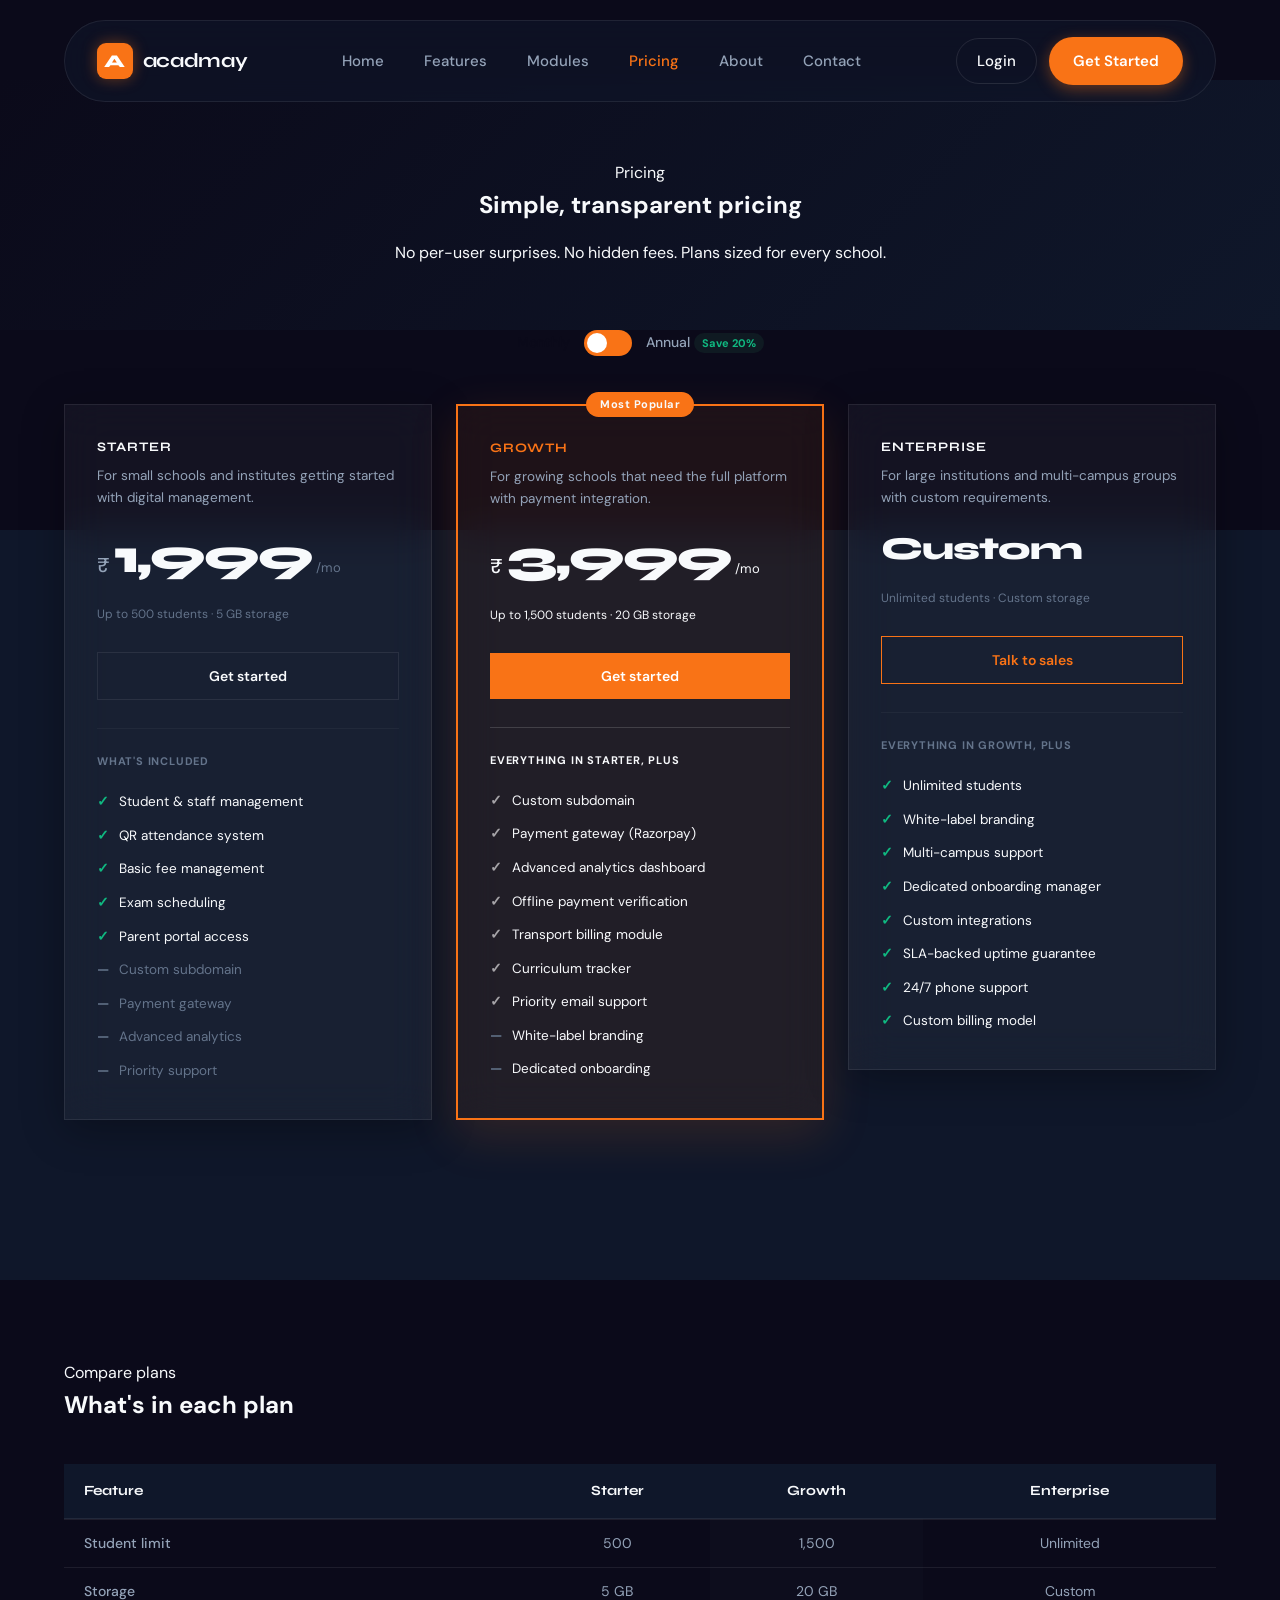
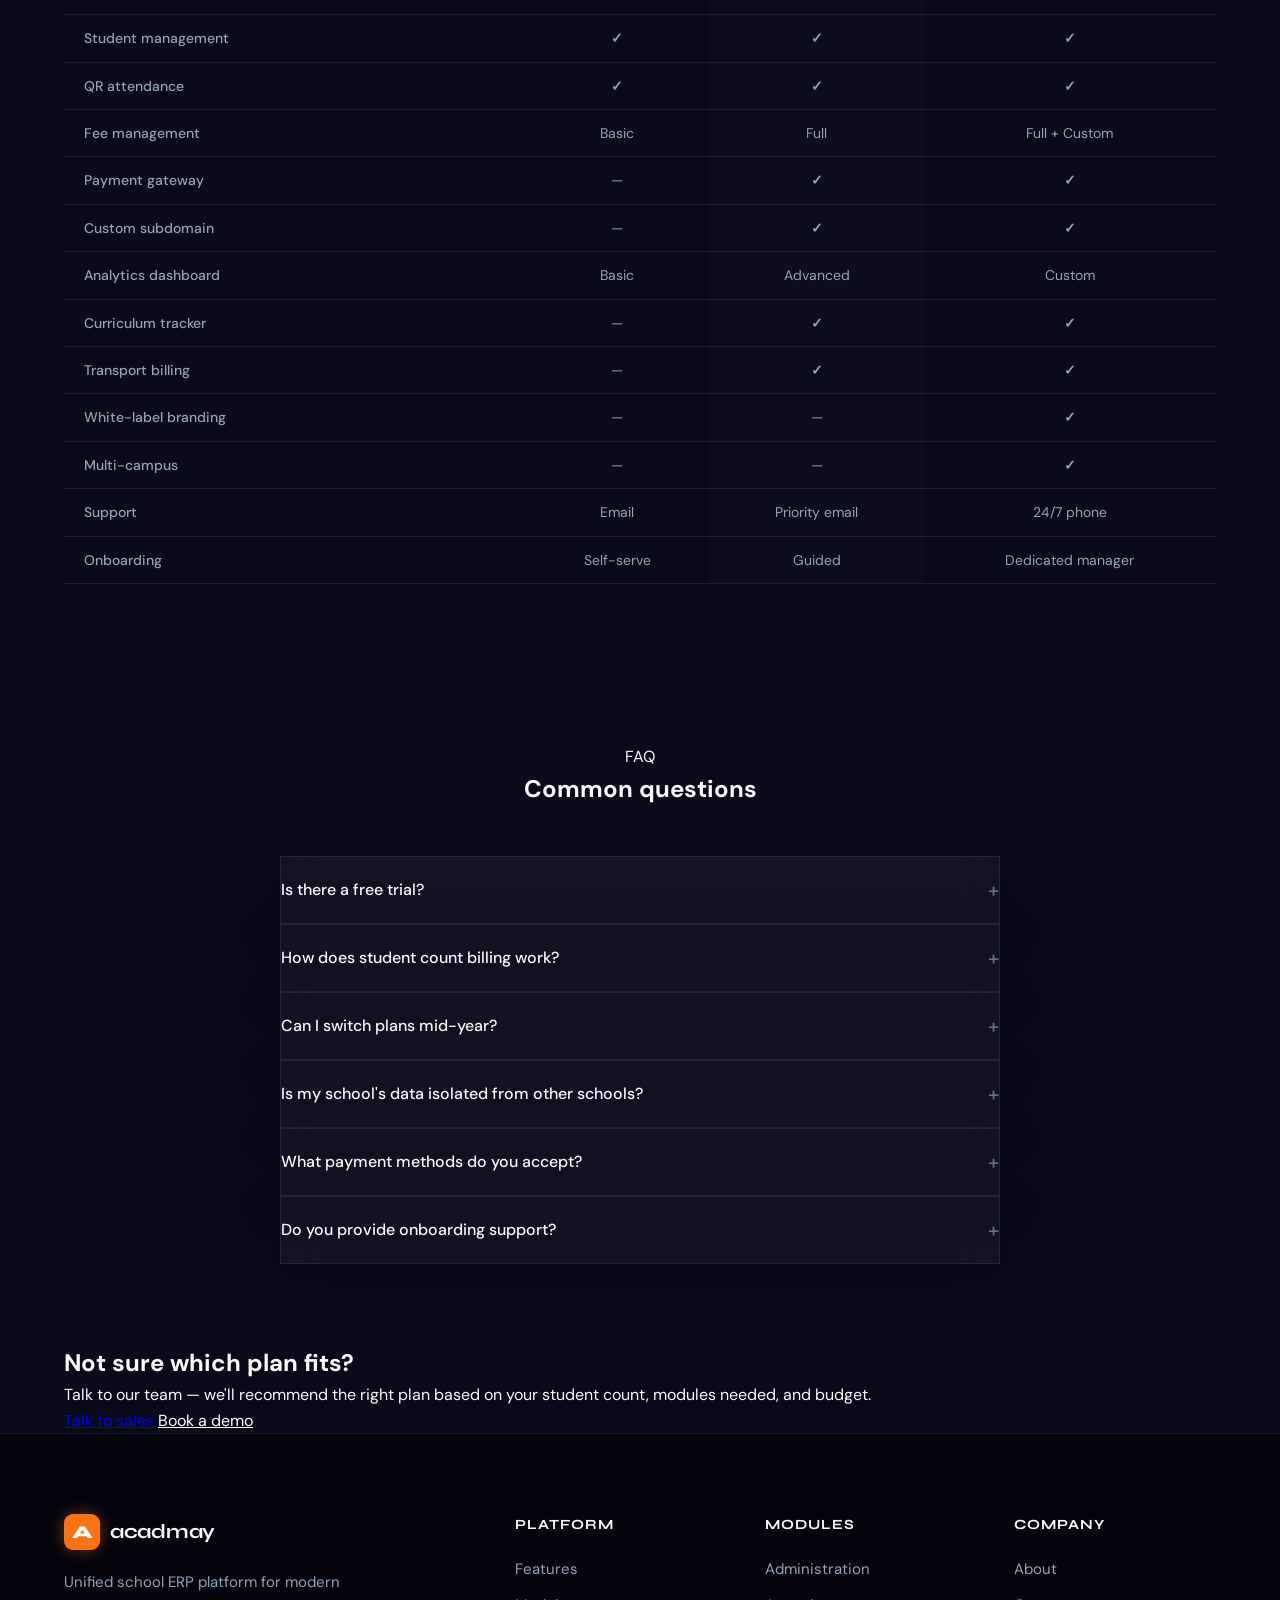
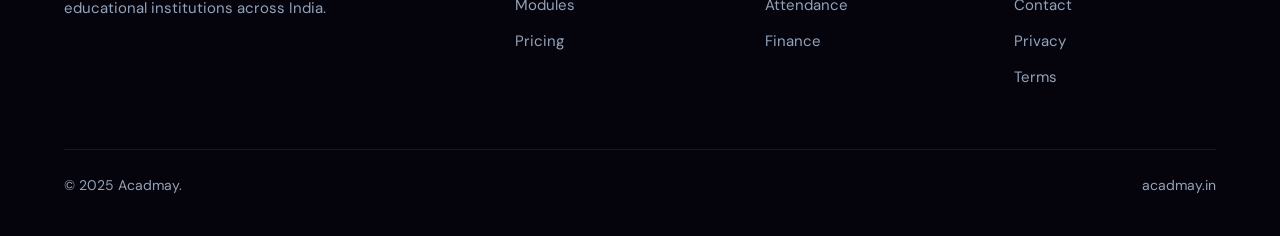
<file: pricing.html>
<!DOCTYPE html>
<html lang="en">
<head>
<meta charset="UTF-8"/>
<meta name="viewport" content="width=device-width, initial-scale=1.0"/>
<title>Pricing — Acadmay</title>
<link rel="preconnect" href="https://fonts.googleapis.com"/>
<link rel="preconnect" href="https://fonts.gstatic.com" crossorigin/>
<link href="https://fonts.googleapis.com/css2?family=Syne:wght@400;500;600;700;800&family=DM+Sans:ital,opsz,wght@0,9..40,300;0,9..40,400;0,9..40,500;1,9..40,300&display=swap" rel="stylesheet"/>
<link rel="stylesheet" href="shared-dark.css"/>
<style>
body { padding-top: var(--nav-h); }
.page-hero { padding: 80px 0 64px; }

.pricing-toggle {
  display: flex;
  align-items: center;
  justify-content: center;
  gap: 14px;
  margin-bottom: 48px;
}
.toggle-label { font-size: 14px; font-weight: 500; color: var(--ink-3); }
.toggle-label.active { color: var(--slate-deeper); }
.toggle {
  position: relative;
  width: 48px; height: 26px;
  background: var(--slate);
  border-radius: 13px;
  border: none;
  cursor: pointer;
  transition: background 0.2s;
}
.toggle-thumb {
  position: absolute;
  top: 3px; left: 3px;
  width: 20px; height: 20px;
  background: #fff;
  border-radius: 50%;
  transition: transform 0.2s;
}
.toggle.annual .toggle-thumb { transform: translateX(22px); }
.save-badge {
  background: rgba(45,138,94,0.12);
  color: var(--success);
  font-size: 11px;
  font-weight: 700;
  padding: 3px 8px;
  border-radius: 20px;
}

.pricing-grid {
  display: grid;
  grid-template-columns: repeat(3,1fr);
  gap: 24px;
  margin-bottom: 80px;
  align-items: start;
}
.price-card {
  background: var(--white);
  border: 1px solid var(--border);
  border-radius: var(--radius-lg);
  padding: 32px;
  position: relative;
  transition: box-shadow 0.25s;
}
.price-card:hover { box-shadow: var(--shadow-lg); }
.price-card.featured {
  border: 2px solid var(--slate);
  background: var(--slate-deeper);
  color: #fff;
}
.featured-badge {
  position: absolute;
  top: -14px; left: 50%;
  transform: translateX(-50%);
  background: var(--accent);
  color: #fff;
  font-size: 11px;
  font-weight: 700;
  letter-spacing: 0.5px;
  padding: 4px 14px;
  border-radius: 100px;
  white-space: nowrap;
}
.plan-name {
  font-family: var(--font-display);
  font-size: 13px;
  font-weight: 700;
  letter-spacing: 1px;
  text-transform: uppercase;
  color: var(--slate-light);
  margin-bottom: 8px;
}
.featured .plan-name { color: rgba(255,255,255,0.6); }
.plan-desc { font-size: 13.5px; color: var(--ink-3); margin-bottom: 24px; line-height: 1.6; }
.featured .plan-desc { color: rgba(255,255,255,0.6); }
.plan-price {
  display: flex;
  align-items: baseline;
  gap: 4px;
  margin-bottom: 24px;
}
.price-currency { font-size: 20px; color: var(--ink-3); font-weight: 500; }
.featured .price-currency { color: rgba(255,255,255,0.6); }
.price-num {
  font-family: var(--font-display);
  font-size: 48px;
  font-weight: 800;
  letter-spacing: -2px;
  color: var(--slate-deeper);
  line-height: 1;
}
.featured .price-num { color: #fff; }
.price-period { font-size: 13px; color: var(--ink-4); }
.featured .price-period { color: rgba(255,255,255,0.5); }
.plan-note { font-size: 12px; color: var(--ink-4); margin-bottom: 28px; }
.featured .plan-note { color: rgba(255,255,255,0.4); }
.plan-cta {
  display: block;
  text-align: center;
  padding: 12px;
  border-radius: var(--radius-sm);
  font-size: 14px;
  font-weight: 600;
  text-decoration: none;
  transition: all 0.2s;
  margin-bottom: 28px;
}
.cta-outline {
  border: 1.5px solid var(--slate);
  color: var(--slate);
}
.cta-outline:hover { background: var(--slate); color: #fff; }
.cta-filled {
  background: #fff;
  color: var(--slate-deeper);
}
.cta-filled:hover { background: rgba(255,255,255,0.9); }
.cta-plain {
  border: 1.5px solid var(--border);
  color: var(--ink-2);
}
.cta-plain:hover { border-color: var(--slate); color: var(--slate); }
.plan-divider { height: 1px; background: var(--border-light); margin-bottom: 24px; }
.featured .plan-divider { background: rgba(255,255,255,0.15); }
.plan-features-label {
  font-size: 11px;
  font-weight: 700;
  letter-spacing: 0.8px;
  text-transform: uppercase;
  color: var(--ink-4);
  margin-bottom: 14px;
}
.featured .plan-features-label { color: rgba(255,255,255,0.4); }
.plan-feature {
  display: flex;
  gap: 10px;
  align-items: flex-start;
  font-size: 13.5px;
  color: var(--ink-2);
  padding: 6px 0;
}
.featured .plan-feature { color: rgba(255,255,255,0.85); }
.plan-feature::before { content: '✓'; color: var(--success); font-weight: 700; flex-shrink: 0; }
.featured .plan-feature::before { color: rgba(255,255,255,0.6); }
.plan-feature.unavail { color: var(--ink-4); }
.plan-feature.unavail::before { content: '—'; color: var(--ink-4); }

/* Comparison table */
.compare-section { padding: 80px 0; background: var(--slate-bg); }
.compare-table { width: 100%; border-collapse: collapse; margin-top: 40px; }
.compare-table th {
  padding: 16px 20px;
  text-align: center;
  font-family: var(--font-display);
  font-size: 14px;
  font-weight: 700;
  color: var(--slate-deeper);
  background: var(--white);
  border-bottom: 2px solid var(--border);
}
.compare-table th:first-child { text-align: left; }
.compare-table th.th-featured {
  background: var(--slate-deeper);
  color: #fff;
}
.compare-table td {
  padding: 12px 20px;
  font-size: 14px;
  color: var(--ink-2);
  border-bottom: 1px solid var(--border-light);
  text-align: center;
}
.compare-table td:first-child { text-align: left; font-weight: 500; color: var(--ink-2); }
.compare-table td.td-featured { background: rgba(59,91,116,0.04); }
.compare-table tr:hover td { background: rgba(59,91,116,0.02); }
.compare-table tr:hover td.td-featured { background: rgba(59,91,116,0.06); }
.ct-yes { color: var(--success); font-weight: 600; font-size: 16px; }
.ct-no { color: var(--ink-4); }
.ct-add { color: var(--warning); font-size: 12px; font-weight: 600; }

/* FAQ */
.faq-section { padding: 80px 0; }
.faq-grid { max-width: 720px; margin: 48px auto 0; }
.faq-item { border-bottom: 1px solid var(--border); }
.faq-q {
  width: 100%;
  background: none;
  border: none;
  text-align: left;
  padding: 20px 0;
  font-family: var(--font-body);
  font-size: 16px;
  font-weight: 500;
  color: var(--slate-deeper);
  cursor: pointer;
  display: flex;
  justify-content: space-between;
  align-items: center;
}
.faq-q .faq-icon {
  font-size: 20px;
  color: var(--ink-4);
  transition: transform 0.2s;
  flex-shrink: 0;
}
.faq-item.open .faq-icon { transform: rotate(45deg); }
.faq-a {
  display: none;
  padding: 0 0 20px;
  font-size: 15px;
  color: var(--ink-3);
  line-height: 1.75;
}
.faq-item.open .faq-a { display: block; }

@media (max-width: 900px) {
  .pricing-grid { grid-template-columns: 1fr; max-width: 480px; margin-left: auto; margin-right: auto; }
  .compare-table { font-size: 13px; }
  .compare-table th, .compare-table td { padding: 10px 12px; }
}
</style>
</head>
<body>

<nav class="nav" id="nav">
  <div class="nav-inner">
    <a href="index.html" class="logo">
      <span class="logo-mark">A</span>
      <span class="logo-text">acadmay</span>
    </a>
    <div class="nav-links">
      <a href="index.html">Home</a>
      <a href="features.html">Features</a>
      <a href="modules.html">Modules</a>
      <a href="pricing.html">Pricing</a>
      <a href="about.html">About</a>
      <a href="contact.html">Contact</a>
    </div>
    <div class="nav-actions">
      <a href="login.html" class="btn-ghost">Login</a>
      <a href="contact.html" class="btn-primary">Get Started</a>
    </div>
    <button class="hamburger" id="hamburger" aria-label="Menu">
      <span></span><span></span><span></span>
    </button>
  </div>
  <div class="mobile-menu" id="mobile-menu">
    <a href="index.html">Home</a>
    <a href="features.html">Features</a>
    <a href="modules.html">Modules</a>
    <a href="pricing.html">Pricing</a>
    <a href="about.html">About</a>
    <a href="contact.html">Contact</a>
    <a href="login.html" class="btn-ghost" style="text-align: center; margin-top: 10px;">Login</a>
    <a href="contact.html" class="btn-primary" style="text-align: center; margin-top: 10px;">Get Started</a>
  </div>
</nav>

<section class="page-hero">
  <div class="container" style="text-align:center;">
    <div class="section-label">Pricing</div>
    <h1 class="section-title" style="margin:0 auto 16px;">Simple, transparent pricing</h1>
    <p style="margin:0 auto;">No per-user surprises. No hidden fees. Plans sized for every school.</p>
  </div>
</section>

<section style="padding: 0 0 80px; background: linear-gradient(to bottom, var(--slate-deeper) 200px, var(--white) 200px);">
  <div class="container">
    <div class="pricing-toggle">
      <span class="toggle-label active" id="lbl-monthly">Monthly</span>
      <button class="toggle" id="billing-toggle" onclick="toggleBilling()"><span class="toggle-thumb"></span></button>
      <span class="toggle-label" id="lbl-annual">Annual <span class="save-badge">Save 20%</span></span>
    </div>

    <div class="pricing-grid">
      <!-- Starter -->
      <div class="price-card">
        <div class="plan-name">Starter</div>
        <div class="plan-desc">For small schools and institutes getting started with digital management.</div>
        <div class="plan-price">
          <span class="price-currency">₹</span>
          <span class="price-num" id="price-starter">1,999</span>
          <span class="price-period">/mo</span>
        </div>
        <div class="plan-note">Up to 500 students · 5 GB storage</div>
        <a href="contact.html" class="plan-cta cta-plain">Get started</a>
        <div class="plan-divider"></div>
        <div class="plan-features-label">What's included</div>
        <div class="plan-feature">Student & staff management</div>
        <div class="plan-feature">QR attendance system</div>
        <div class="plan-feature">Basic fee management</div>
        <div class="plan-feature">Exam scheduling</div>
        <div class="plan-feature">Parent portal access</div>
        <div class="plan-feature unavail">Custom subdomain</div>
        <div class="plan-feature unavail">Payment gateway</div>
        <div class="plan-feature unavail">Advanced analytics</div>
        <div class="plan-feature unavail">Priority support</div>
      </div>

      <!-- Growth (featured) -->
      <div class="price-card featured">
        <div class="featured-badge">Most Popular</div>
        <div class="plan-name">Growth</div>
        <div class="plan-desc">For growing schools that need the full platform with payment integration.</div>
        <div class="plan-price">
          <span class="price-currency">₹</span>
          <span class="price-num" id="price-growth">3,999</span>
          <span class="price-period">/mo</span>
        </div>
        <div class="plan-note">Up to 1,500 students · 20 GB storage</div>
        <a href="contact.html" class="plan-cta cta-filled">Get started</a>
        <div class="plan-divider"></div>
        <div class="plan-features-label">Everything in Starter, plus</div>
        <div class="plan-feature">Custom subdomain</div>
        <div class="plan-feature">Payment gateway (Razorpay)</div>
        <div class="plan-feature">Advanced analytics dashboard</div>
        <div class="plan-feature">Offline payment verification</div>
        <div class="plan-feature">Transport billing module</div>
        <div class="plan-feature">Curriculum tracker</div>
        <div class="plan-feature">Priority email support</div>
        <div class="plan-feature unavail">White-label branding</div>
        <div class="plan-feature unavail">Dedicated onboarding</div>
      </div>

      <!-- Enterprise -->
      <div class="price-card">
        <div class="plan-name">Enterprise</div>
        <div class="plan-desc">For large institutions and multi-campus groups with custom requirements.</div>
        <div class="plan-price">
          <span class="price-num" style="font-size:32px;letter-spacing:-1px;">Custom</span>
        </div>
        <div class="plan-note">Unlimited students · Custom storage</div>
        <a href="contact.html" class="plan-cta cta-outline">Talk to sales</a>
        <div class="plan-divider"></div>
        <div class="plan-features-label">Everything in Growth, plus</div>
        <div class="plan-feature">Unlimited students</div>
        <div class="plan-feature">White-label branding</div>
        <div class="plan-feature">Multi-campus support</div>
        <div class="plan-feature">Dedicated onboarding manager</div>
        <div class="plan-feature">Custom integrations</div>
        <div class="plan-feature">SLA-backed uptime guarantee</div>
        <div class="plan-feature">24/7 phone support</div>
        <div class="plan-feature">Custom billing model</div>
      </div>
    </div>
  </div>
</section>

<!-- COMPARISON TABLE -->
<section class="compare-section">
  <div class="container">
    <div class="section-label">Compare plans</div>
    <h2 class="section-title">What's in each plan</h2>
    <div style="overflow-x:auto;">
    <table class="compare-table">
      <thead>
        <tr>
          <th style="width:40%;">Feature</th>
          <th>Starter</th>
          <th class="th-featured">Growth</th>
          <th>Enterprise</th>
        </tr>
      </thead>
      <tbody>
        <tr><td>Student limit</td><td>500</td><td class="td-featured">1,500</td><td>Unlimited</td></tr>
        <tr><td>Storage</td><td>5 GB</td><td class="td-featured">20 GB</td><td>Custom</td></tr>
        <tr><td>Student management</td><td class="ct-yes">✓</td><td class="td-featured ct-yes">✓</td><td class="ct-yes">✓</td></tr>
        <tr><td>QR attendance</td><td class="ct-yes">✓</td><td class="td-featured ct-yes">✓</td><td class="ct-yes">✓</td></tr>
        <tr><td>Fee management</td><td>Basic</td><td class="td-featured">Full</td><td>Full + Custom</td></tr>
        <tr><td>Payment gateway</td><td class="ct-no">—</td><td class="td-featured ct-yes">✓</td><td class="ct-yes">✓</td></tr>
        <tr><td>Custom subdomain</td><td class="ct-no">—</td><td class="td-featured ct-yes">✓</td><td class="ct-yes">✓</td></tr>
        <tr><td>Analytics dashboard</td><td>Basic</td><td class="td-featured">Advanced</td><td>Custom</td></tr>
        <tr><td>Curriculum tracker</td><td class="ct-no">—</td><td class="td-featured ct-yes">✓</td><td class="ct-yes">✓</td></tr>
        <tr><td>Transport billing</td><td class="ct-no">—</td><td class="td-featured ct-yes">✓</td><td class="ct-yes">✓</td></tr>
        <tr><td>White-label branding</td><td class="ct-no">—</td><td class="td-featured ct-no">—</td><td class="ct-yes">✓</td></tr>
        <tr><td>Multi-campus</td><td class="ct-no">—</td><td class="td-featured ct-no">—</td><td class="ct-yes">✓</td></tr>
        <tr><td>Support</td><td>Email</td><td class="td-featured">Priority email</td><td>24/7 phone</td></tr>
        <tr><td>Onboarding</td><td>Self-serve</td><td class="td-featured">Guided</td><td>Dedicated manager</td></tr>
      </tbody>
    </table>
    </div>
  </div>
</section>

<!-- FAQ -->
<section class="faq-section">
  <div class="container">
    <div style="text-align:center; margin-bottom:0;">
      <div class="section-label">FAQ</div>
      <h2 class="section-title">Common questions</h2>
    </div>
    <div class="faq-grid">
      <div class="faq-item">
        <button class="faq-q" onclick="toggleFaq(this)">Is there a free trial? <span class="faq-icon">+</span></button>
        <div class="faq-a">Yes — every new school gets a 14-day free trial of the Growth plan with no credit card required. You can migrate to any plan at the end of the trial.</div>
      </div>
      <div class="faq-item">
        <button class="faq-q" onclick="toggleFaq(this)">How does student count billing work? <span class="faq-icon">+</span></button>
        <div class="faq-a">Billing is based on your active student count at the time of your monthly or annual renewal. If you're between tiers, you're always billed at the lower tier until you exceed it.</div>
      </div>
      <div class="faq-item">
        <button class="faq-q" onclick="toggleFaq(this)">Can I switch plans mid-year? <span class="faq-icon">+</span></button>
        <div class="faq-a">Yes. Upgrades take effect immediately and are prorated. Downgrades take effect at the next billing cycle.</div>
      </div>
      <div class="faq-item">
        <button class="faq-q" onclick="toggleFaq(this)">Is my school's data isolated from other schools? <span class="faq-icon">+</span></button>
        <div class="faq-a">Absolutely. Every school operates in a fully isolated tenant environment with its own subdomain. No data is shared or visible across institutions.</div>
      </div>
      <div class="faq-item">
        <button class="faq-q" onclick="toggleFaq(this)">What payment methods do you accept? <span class="faq-icon">+</span></button>
        <div class="faq-a">We accept all major credit/debit cards, UPI, net banking, and NEFT/RTGS for annual plans. Invoices are issued in INR.</div>
      </div>
      <div class="faq-item">
        <button class="faq-q" onclick="toggleFaq(this)">Do you provide onboarding support? <span class="faq-icon">+</span></button>
        <div class="faq-a">Starter plans include self-serve documentation and email support. Growth plans include a guided onboarding session. Enterprise clients get a dedicated onboarding manager.</div>
      </div>
    </div>
  </div>
</section>

<section class="cta-band">
  <div class="container">
    <div class="cta-inner">
      <h2>Not sure which plan fits?</h2>
      <p>Talk to our team — we'll recommend the right plan based on your student count, modules needed, and budget.</p>
      <div class="cta-buttons">
        <a href="contact.html" class="btn-white btn-lg">Talk to sales</a>
        <a href="contact.html" class="btn-outline btn-lg" style="border-color:rgba(255,255,255,0.5);color:#fff;">Book a demo</a>
      </div>
    </div>
  </div>
</section>

<footer class="footer">
  <div class="container">
    <div class="footer-grid">
      <div class="footer-brand"><a href="index.html" class="logo"><span class="logo-mark">A</span><span class="logo-text">acadmay</span></a><p>Unified school ERP platform for modern educational institutions across India.</p></div>
      <div class="footer-col"><h4>Platform</h4><a href="features.html">Features</a><a href="modules.html">Modules</a><a href="pricing.html">Pricing</a></div>
      <div class="footer-col"><h4>Modules</h4><a href="modules.html#admin">Administration</a><a href="modules.html#attendance">Attendance</a><a href="modules.html#finance">Finance</a></div>
      <div class="footer-col"><h4>Company</h4><a href="about.html">About</a><a href="contact.html">Contact</a><a href="privacy.html">Privacy</a><a href="terms.html">Terms</a></div>
    </div>
    <div class="footer-bottom"><span>© 2025 Acadmay.</span><span>acadmay.in</span></div>
  </div>
</footer>

<script src="shared.js"></script>
<script>
let annual = false;
const prices = { starter: [1999, 1599], growth: [3999, 3199] };
function toggleBilling() {
  annual = !annual;
  const btn = document.getElementById('billing-toggle');
  btn.classList.toggle('annual', annual);
  document.getElementById('lbl-monthly').classList.toggle('active', !annual);
  document.getElementById('lbl-annual').classList.toggle('active', annual);
  document.getElementById('price-starter').textContent = prices.starter[annual?1:0].toLocaleString('en-IN');
  document.getElementById('price-growth').textContent = prices.growth[annual?1:0].toLocaleString('en-IN');
}
function toggleFaq(btn) {
  btn.parentElement.classList.toggle('open');
}
</script>
</body>
</html>
</file>
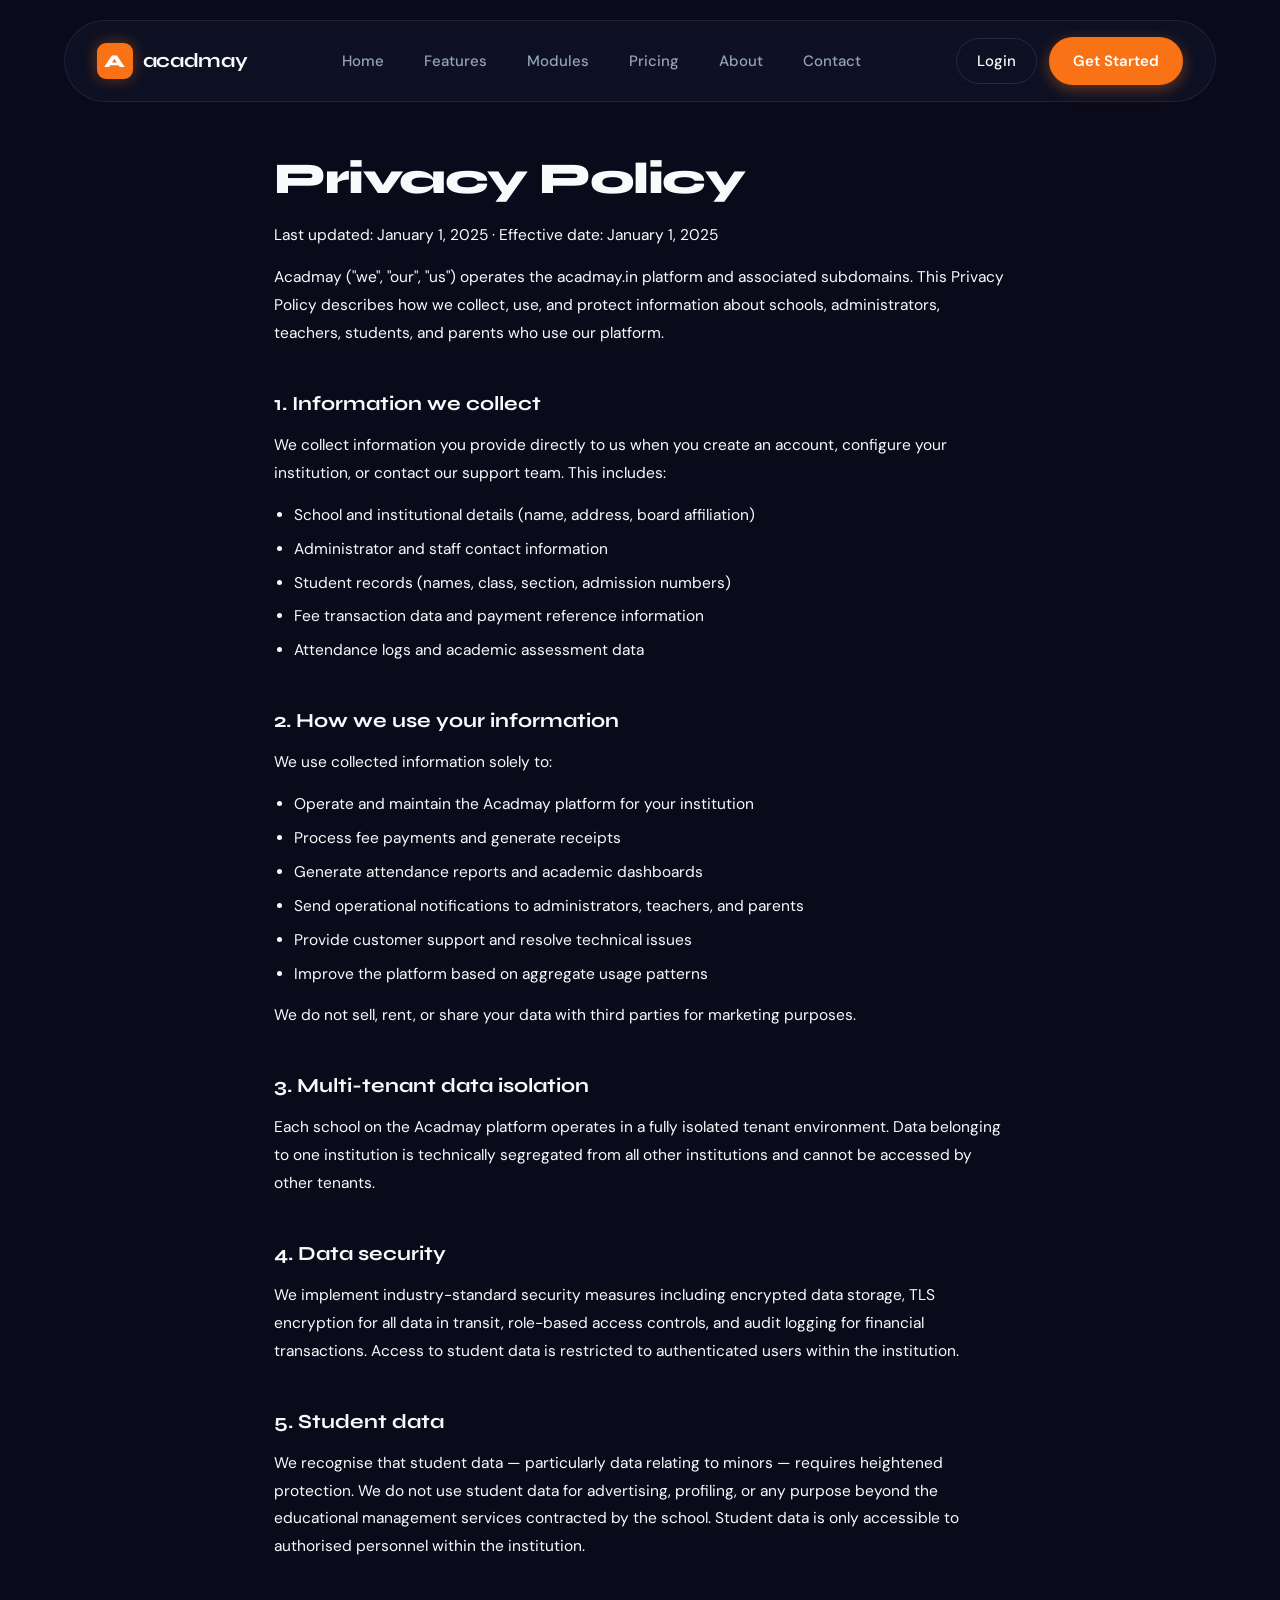
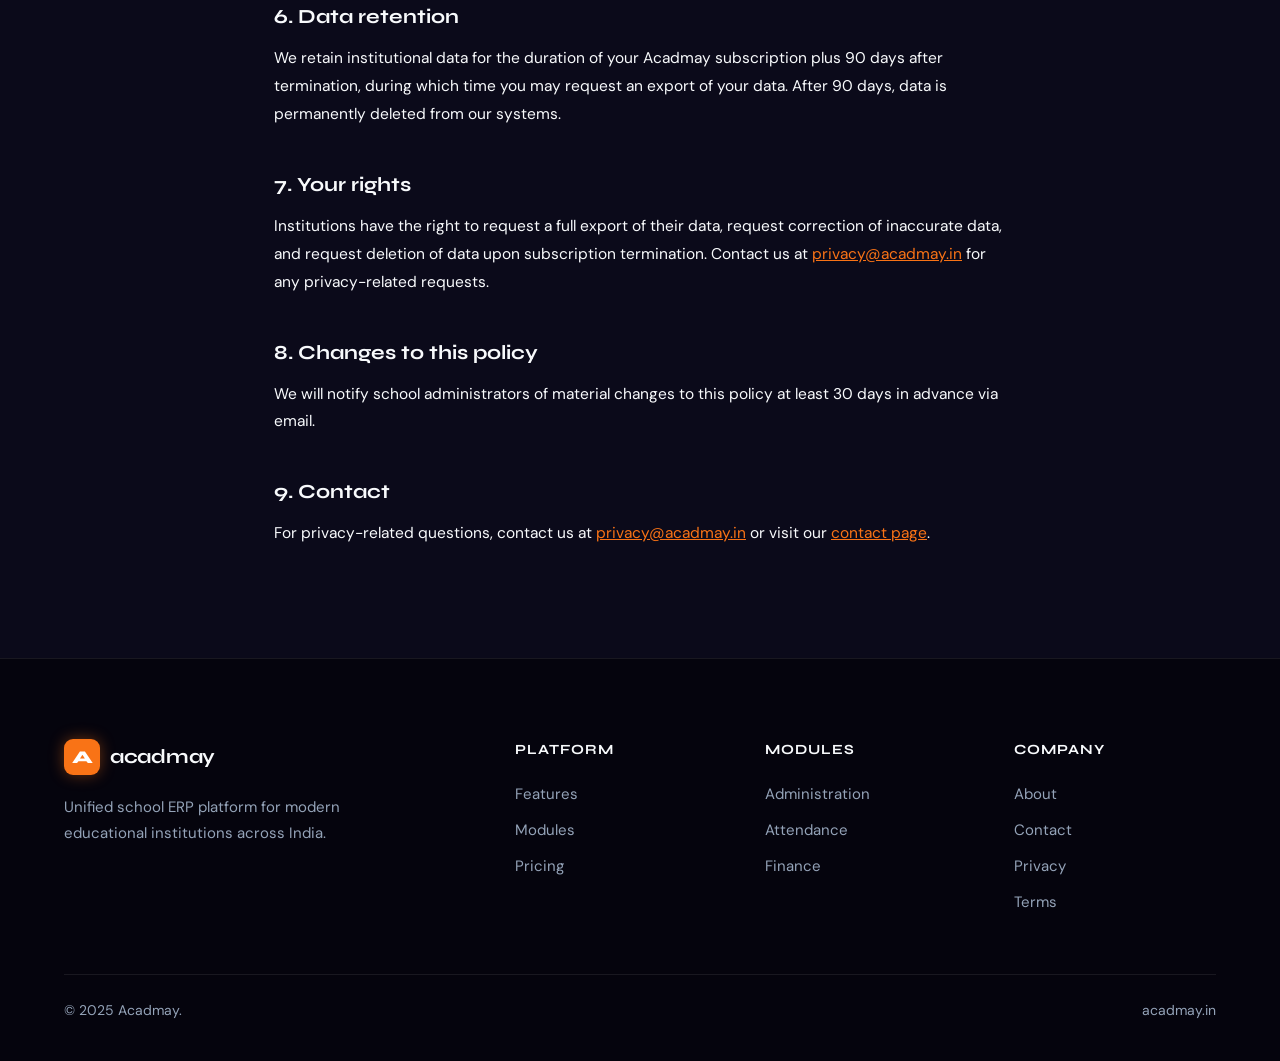
<file: privacy.html>
<!DOCTYPE html>
<html lang="en">
<head>
<meta charset="UTF-8"/>
<meta name="viewport" content="width=device-width, initial-scale=1.0"/>
<title>Privacy Policy — Acadmay</title>
<link rel="preconnect" href="https://fonts.googleapis.com"/>
<link rel="preconnect" href="https://fonts.gstatic.com" crossorigin/>
<link href="https://fonts.googleapis.com/css2?family=Syne:wght@400;500;600;700;800&family=DM+Sans:ital,opsz,wght@0,9..40,300;0,9..40,400;0,9..40,500;1,9..40,300&display=swap" rel="stylesheet"/>
<link rel="stylesheet" href="shared-dark.css"/>
<style>
body { padding-top: var(--nav-h); }
.legal-layout {
  max-width: 780px;
  margin: 0 auto;
  padding: 64px 24px 96px;
}
.legal-layout h1 {
  font-family: var(--font-display);
  font-size: clamp(28px,4vw,44px);
  font-weight: 800;
  letter-spacing: -1.5px;
  color: var(--slate-deeper);
  margin-bottom: 8px;
}
.legal-meta { font-size: 13px; color: var(--ink-4); margin-bottom: 48px; }
.legal-layout h2 { font-family: var(--font-display); font-size: 20px; font-weight: 700; color: var(--slate-deeper); margin: 40px 0 12px; }
.legal-layout p { font-size: 15.5px; color: var(--ink-2); line-height: 1.8; margin-bottom: 14px; }
.legal-layout ul { padding-left: 20px; margin-bottom: 14px; }
.legal-layout li { font-size: 15.5px; color: var(--ink-2); line-height: 1.8; margin-bottom: 6px; }
.legal-layout a { color: var(--slate); }
</style>
</head>
<body>

<nav class="nav" id="nav">
  <div class="nav-inner">
    <a href="index.html" class="logo">
      <span class="logo-mark">A</span>
      <span class="logo-text">acadmay</span>
    </a>
    <div class="nav-links">
      <a href="index.html">Home</a>
      <a href="features.html">Features</a>
      <a href="modules.html">Modules</a>
      <a href="pricing.html">Pricing</a>
      <a href="about.html">About</a>
      <a href="contact.html">Contact</a>
    </div>
    <div class="nav-actions">
      <a href="login.html" class="btn-ghost">Login</a>
      <a href="contact.html" class="btn-primary">Get Started</a>
    </div>
    <button class="hamburger" id="hamburger" aria-label="Menu">
      <span></span><span></span><span></span>
    </button>
  </div>
  <div class="mobile-menu" id="mobile-menu">
    <a href="index.html">Home</a>
    <a href="features.html">Features</a>
    <a href="modules.html">Modules</a>
    <a href="pricing.html">Pricing</a>
    <a href="about.html">About</a>
    <a href="contact.html">Contact</a>
    <a href="login.html" class="btn-ghost" style="text-align: center; margin-top: 10px;">Login</a>
    <a href="contact.html" class="btn-primary" style="text-align: center; margin-top: 10px;">Get Started</a>
  </div>
</nav>

<div class="legal-layout">
  <h1>Privacy Policy</h1>
  <p class="legal-meta">Last updated: January 1, 2025 · Effective date: January 1, 2025</p>

  <p>Acadmay ("we", "our", "us") operates the acadmay.in platform and associated subdomains. This Privacy Policy describes how we collect, use, and protect information about schools, administrators, teachers, students, and parents who use our platform.</p>

  <h2>1. Information we collect</h2>
  <p>We collect information you provide directly to us when you create an account, configure your institution, or contact our support team. This includes:</p>
  <ul>
    <li>School and institutional details (name, address, board affiliation)</li>
    <li>Administrator and staff contact information</li>
    <li>Student records (names, class, section, admission numbers)</li>
    <li>Fee transaction data and payment reference information</li>
    <li>Attendance logs and academic assessment data</li>
  </ul>

  <h2>2. How we use your information</h2>
  <p>We use collected information solely to:</p>
  <ul>
    <li>Operate and maintain the Acadmay platform for your institution</li>
    <li>Process fee payments and generate receipts</li>
    <li>Generate attendance reports and academic dashboards</li>
    <li>Send operational notifications to administrators, teachers, and parents</li>
    <li>Provide customer support and resolve technical issues</li>
    <li>Improve the platform based on aggregate usage patterns</li>
  </ul>
  <p>We do not sell, rent, or share your data with third parties for marketing purposes.</p>

  <h2>3. Multi-tenant data isolation</h2>
  <p>Each school on the Acadmay platform operates in a fully isolated tenant environment. Data belonging to one institution is technically segregated from all other institutions and cannot be accessed by other tenants.</p>

  <h2>4. Data security</h2>
  <p>We implement industry-standard security measures including encrypted data storage, TLS encryption for all data in transit, role-based access controls, and audit logging for financial transactions. Access to student data is restricted to authenticated users within the institution.</p>

  <h2>5. Student data</h2>
  <p>We recognise that student data — particularly data relating to minors — requires heightened protection. We do not use student data for advertising, profiling, or any purpose beyond the educational management services contracted by the school. Student data is only accessible to authorised personnel within the institution.</p>

  <h2>6. Data retention</h2>
  <p>We retain institutional data for the duration of your Acadmay subscription plus 90 days after termination, during which time you may request an export of your data. After 90 days, data is permanently deleted from our systems.</p>

  <h2>7. Your rights</h2>
  <p>Institutions have the right to request a full export of their data, request correction of inaccurate data, and request deletion of data upon subscription termination. Contact us at <a href="mailto:privacy@acadmay.in">privacy@acadmay.in</a> for any privacy-related requests.</p>

  <h2>8. Changes to this policy</h2>
  <p>We will notify school administrators of material changes to this policy at least 30 days in advance via email.</p>

  <h2>9. Contact</h2>
  <p>For privacy-related questions, contact us at <a href="mailto:privacy@acadmay.in">privacy@acadmay.in</a> or visit our <a href="contact.html">contact page</a>.</p>
</div>

<footer class="footer">
  <div class="container">
    <div class="footer-grid">
      <div class="footer-brand"><a href="index.html" class="logo"><span class="logo-mark">A</span><span class="logo-text">acadmay</span></a><p>Unified school ERP platform for modern educational institutions across India.</p></div>
      <div class="footer-col"><h4>Platform</h4><a href="features.html">Features</a><a href="modules.html">Modules</a><a href="pricing.html">Pricing</a></div>
      <div class="footer-col"><h4>Modules</h4><a href="modules.html#admin">Administration</a><a href="modules.html#attendance">Attendance</a><a href="modules.html#finance">Finance</a></div>
      <div class="footer-col"><h4>Company</h4><a href="about.html">About</a><a href="contact.html">Contact</a><a href="privacy.html">Privacy</a><a href="terms.html">Terms</a></div>
    </div>
    <div class="footer-bottom"><span>© 2025 Acadmay.</span><span>acadmay.in</span></div>
  </div>
</footer>
<script src="shared.js"></script>
</body>
</html>
</file>
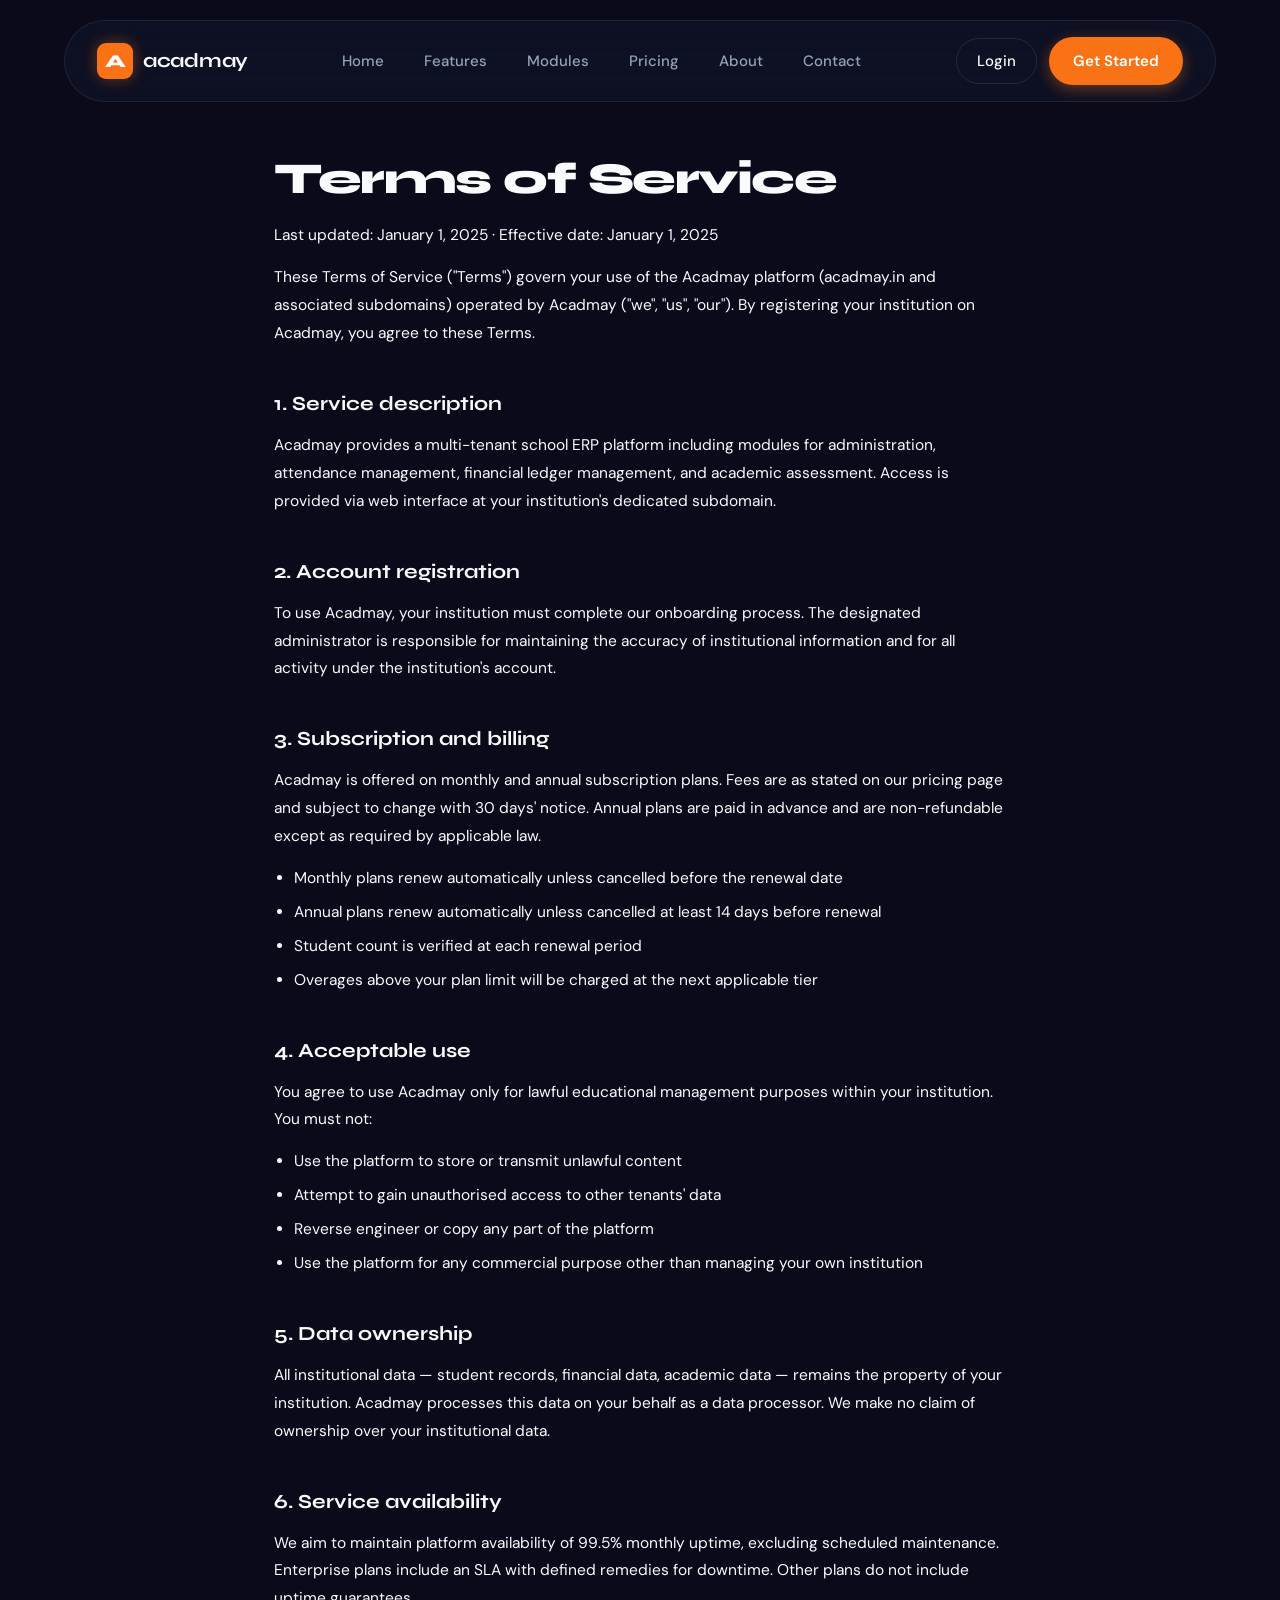
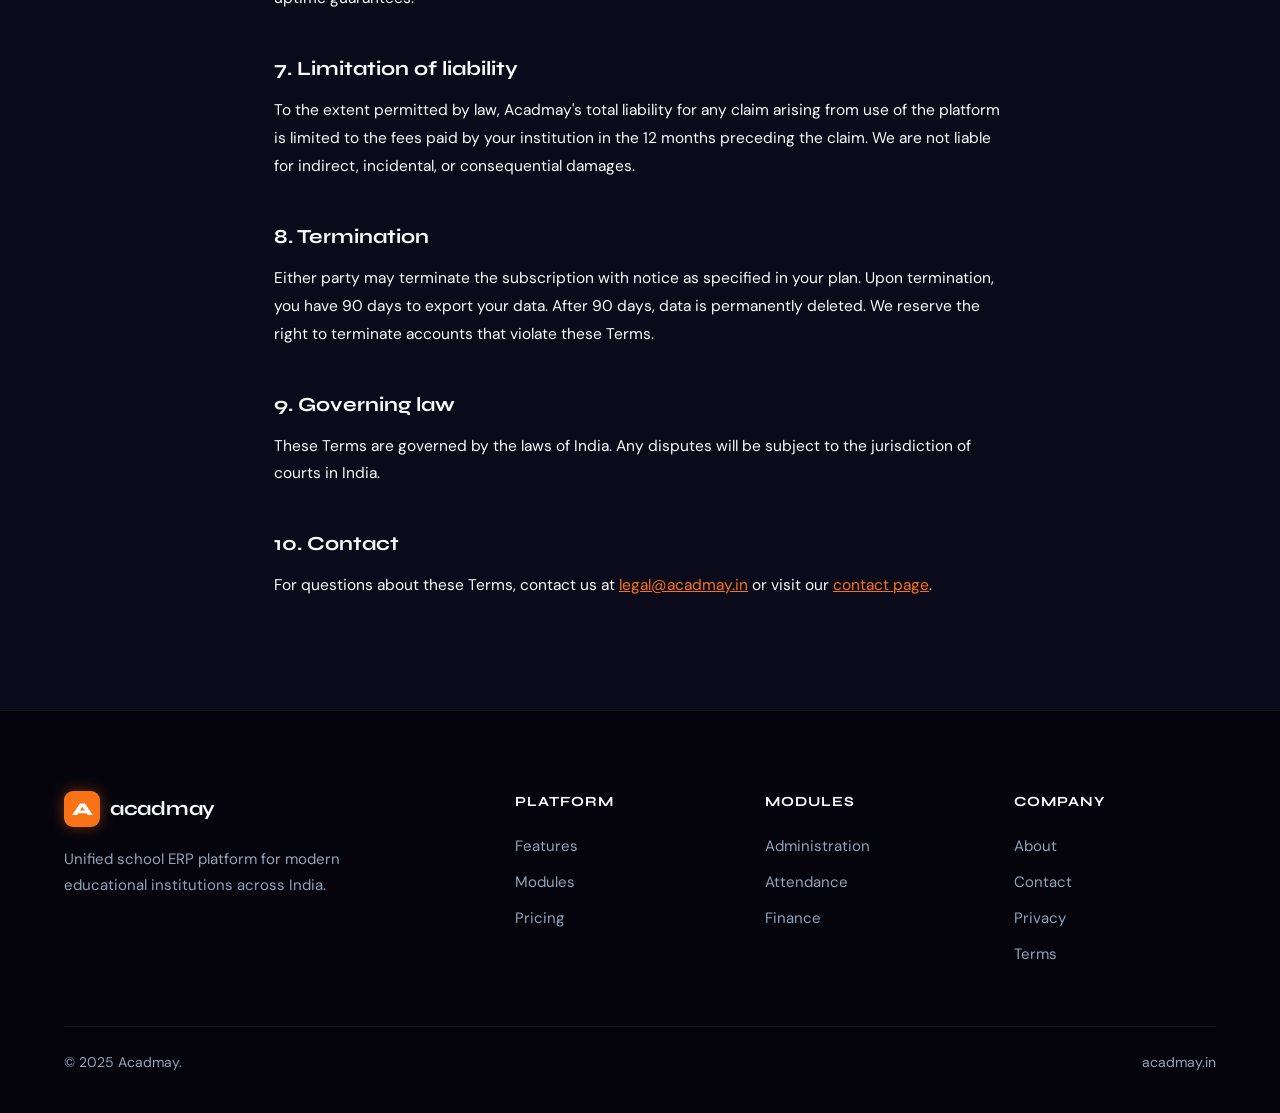
<file: terms.html>
<!DOCTYPE html>
<html lang="en">
<head>
<meta charset="UTF-8"/>
<meta name="viewport" content="width=device-width, initial-scale=1.0"/>
<title>Terms of Service — Acadmay</title>
<link rel="preconnect" href="https://fonts.googleapis.com"/>
<link rel="preconnect" href="https://fonts.gstatic.com" crossorigin/>
<link href="https://fonts.googleapis.com/css2?family=Syne:wght@400;500;600;700;800&family=DM+Sans:ital,opsz,wght@0,9..40,300;0,9..40,400;0,9..40,500;1,9..40,300&display=swap" rel="stylesheet"/>
<link rel="stylesheet" href="shared-dark.css"/>
<style>
body { padding-top: var(--nav-h); }
.legal-layout { max-width: 780px; margin: 0 auto; padding: 64px 24px 96px; }
.legal-layout h1 { font-family: var(--font-display); font-size: clamp(28px,4vw,44px); font-weight: 800; letter-spacing: -1.5px; color: var(--slate-deeper); margin-bottom: 8px; }
.legal-meta { font-size: 13px; color: var(--ink-4); margin-bottom: 48px; }
.legal-layout h2 { font-family: var(--font-display); font-size: 20px; font-weight: 700; color: var(--slate-deeper); margin: 40px 0 12px; }
.legal-layout p { font-size: 15.5px; color: var(--ink-2); line-height: 1.8; margin-bottom: 14px; }
.legal-layout ul { padding-left: 20px; margin-bottom: 14px; }
.legal-layout li { font-size: 15.5px; color: var(--ink-2); line-height: 1.8; margin-bottom: 6px; }
.legal-layout a { color: var(--slate); }
</style>
</head>
<body>

<nav class="nav" id="nav">
  <div class="nav-inner">
    <a href="index.html" class="logo">
      <span class="logo-mark">A</span>
      <span class="logo-text">acadmay</span>
    </a>
    <div class="nav-links">
      <a href="index.html">Home</a>
      <a href="features.html">Features</a>
      <a href="modules.html">Modules</a>
      <a href="pricing.html">Pricing</a>
      <a href="about.html">About</a>
      <a href="contact.html">Contact</a>
    </div>
    <div class="nav-actions">
      <a href="login.html" class="btn-ghost">Login</a>
      <a href="contact.html" class="btn-primary">Get Started</a>
    </div>
    <button class="hamburger" id="hamburger" aria-label="Menu">
      <span></span><span></span><span></span>
    </button>
  </div>
  <div class="mobile-menu" id="mobile-menu">
    <a href="index.html">Home</a>
    <a href="features.html">Features</a>
    <a href="modules.html">Modules</a>
    <a href="pricing.html">Pricing</a>
    <a href="about.html">About</a>
    <a href="contact.html">Contact</a>
    <a href="login.html" class="btn-ghost" style="text-align: center; margin-top: 10px;">Login</a>
    <a href="contact.html" class="btn-primary" style="text-align: center; margin-top: 10px;">Get Started</a>
  </div>
</nav>

<div class="legal-layout">
  <h1>Terms of Service</h1>
  <p class="legal-meta">Last updated: January 1, 2025 · Effective date: January 1, 2025</p>

  <p>These Terms of Service ("Terms") govern your use of the Acadmay platform (acadmay.in and associated subdomains) operated by Acadmay ("we", "us", "our"). By registering your institution on Acadmay, you agree to these Terms.</p>

  <h2>1. Service description</h2>
  <p>Acadmay provides a multi-tenant school ERP platform including modules for administration, attendance management, financial ledger management, and academic assessment. Access is provided via web interface at your institution's dedicated subdomain.</p>

  <h2>2. Account registration</h2>
  <p>To use Acadmay, your institution must complete our onboarding process. The designated administrator is responsible for maintaining the accuracy of institutional information and for all activity under the institution's account.</p>

  <h2>3. Subscription and billing</h2>
  <p>Acadmay is offered on monthly and annual subscription plans. Fees are as stated on our pricing page and subject to change with 30 days' notice. Annual plans are paid in advance and are non-refundable except as required by applicable law.</p>
  <ul>
    <li>Monthly plans renew automatically unless cancelled before the renewal date</li>
    <li>Annual plans renew automatically unless cancelled at least 14 days before renewal</li>
    <li>Student count is verified at each renewal period</li>
    <li>Overages above your plan limit will be charged at the next applicable tier</li>
  </ul>

  <h2>4. Acceptable use</h2>
  <p>You agree to use Acadmay only for lawful educational management purposes within your institution. You must not:</p>
  <ul>
    <li>Use the platform to store or transmit unlawful content</li>
    <li>Attempt to gain unauthorised access to other tenants' data</li>
    <li>Reverse engineer or copy any part of the platform</li>
    <li>Use the platform for any commercial purpose other than managing your own institution</li>
  </ul>

  <h2>5. Data ownership</h2>
  <p>All institutional data — student records, financial data, academic data — remains the property of your institution. Acadmay processes this data on your behalf as a data processor. We make no claim of ownership over your institutional data.</p>

  <h2>6. Service availability</h2>
  <p>We aim to maintain platform availability of 99.5% monthly uptime, excluding scheduled maintenance. Enterprise plans include an SLA with defined remedies for downtime. Other plans do not include uptime guarantees.</p>

  <h2>7. Limitation of liability</h2>
  <p>To the extent permitted by law, Acadmay's total liability for any claim arising from use of the platform is limited to the fees paid by your institution in the 12 months preceding the claim. We are not liable for indirect, incidental, or consequential damages.</p>

  <h2>8. Termination</h2>
  <p>Either party may terminate the subscription with notice as specified in your plan. Upon termination, you have 90 days to export your data. After 90 days, data is permanently deleted. We reserve the right to terminate accounts that violate these Terms.</p>

  <h2>9. Governing law</h2>
  <p>These Terms are governed by the laws of India. Any disputes will be subject to the jurisdiction of courts in India.</p>

  <h2>10. Contact</h2>
  <p>For questions about these Terms, contact us at <a href="mailto:legal@acadmay.in">legal@acadmay.in</a> or visit our <a href="contact.html">contact page</a>.</p>
</div>

<footer class="footer">
  <div class="container">
    <div class="footer-grid">
      <div class="footer-brand"><a href="index.html" class="logo"><span class="logo-mark">A</span><span class="logo-text">acadmay</span></a><p>Unified school ERP platform for modern educational institutions across India.</p></div>
      <div class="footer-col"><h4>Platform</h4><a href="features.html">Features</a><a href="modules.html">Modules</a><a href="pricing.html">Pricing</a></div>
      <div class="footer-col"><h4>Modules</h4><a href="modules.html#admin">Administration</a><a href="modules.html#attendance">Attendance</a><a href="modules.html#finance">Finance</a></div>
      <div class="footer-col"><h4>Company</h4><a href="about.html">About</a><a href="contact.html">Contact</a><a href="privacy.html">Privacy</a><a href="terms.html">Terms</a></div>
    </div>
    <div class="footer-bottom"><span>© 2025 Acadmay.</span><span>acadmay.in</span></div>
  </div>
</footer>
<script src="shared.js"></script>
</body>
</html>
</file>
<file: shared-dark.css>
/* ─── SHARED STYLES ─────────────────────────────────────────── */
*, *::before, *::after { box-sizing: border-box; margin: 0; padding: 0; }

:root {
  /* Ultra-modern "Anti-Gravity" Theme */
  --bg-deep: #0B0A1A; /* Celestial midnight indigo */
  --bg-slate: #0F172A; /* Dark slate */
  --accent-orange: #F97316; /* Rajasthan Sunrise Orange */
  --accent-glow: rgba(249, 115, 22, 0.4);
  --indigo-glow: #6366F1; /* Electric indigo */
  --text-main: #F8FAFC;
  --text-muted: #94A3B8;
  --border-glass: rgba(255, 255, 255, 0.08);
  
  --font-display: 'Syne', sans-serif;
  --font-body: 'DM Sans', sans-serif;
  
  --nav-h: 80px;

  /* Legacy Variable Remapping (Brings all other sub-pages into Dark Mode instantly) */
  --slate: #F97316; 
  --slate-dark: #ea580c;
  --slate-deeper: #0B0A1A; /* Map back to Midnight Indigo for dark background gradients & cards */
  --slate-light: #6366F1; 
  --slate-pale: rgba(255, 255, 255, 0.05);
  --slate-bg: #05040d; 
  --accent: #F97316;
  --accent-light: #ff8533;
  --white: #0F172A; 
  --ink: #F8FAFC;
  --ink-2: #F8FAFC;
  --ink-3: #94A3B8;
  --ink-4: #64748B;
  --border: rgba(255, 255, 255, 0.08);
  --border-light: rgba(255, 255, 255, 0.04);
  --success: #10B981;
  --warning: #F59E0B;
}

html { scroll-behavior: smooth; }

body {
  font-family: var(--font-body);
  color: var(--text-main);
  background: var(--bg-deep);
  line-height: 1.6;
  font-size: 16px;
  -webkit-font-smoothing: antialiased;
  overflow-x: hidden;
}

.container {
  max-width: 1200px;
  margin: 0 auto;
  padding: 0 24px;
}

/* Universal Anti-Gravity Animations */
.antigravity-layer {
  background: rgba(255, 255, 255, 0.04);
  backdrop-filter: blur(20px);
  -webkit-backdrop-filter: blur(20px);
  border: 1px solid var(--border-glass);
  border-radius: 20px;
  box-shadow: 0 10px 40px rgba(0, 0, 0, 0.3), 
              0 4px 12px rgba(99, 102, 241, 0.03);
  transition: transform 0.5s cubic-bezier(0.16, 1, 0.3, 1), 
              box-shadow 0.5s cubic-bezier(0.16, 1, 0.3, 1), 
              border-color 0.3s ease;
}

.antigravity-layer:hover {
  transform: translateY(-12px) scale(1.015);
  border-color: var(--accent-glow);
  box-shadow: 0 25px 50px rgba(0, 0, 0, 0.45), 
              0 20px 40px rgba(249, 115, 22, 0.15);
}

/* ─── NAVIGATION ──────────────────────────────────────────────── */
.nav {
  position: fixed;
  top: 20px; left: 50%;
  transform: translateX(-50%);
  width: 90%;
  max-width: 1200px;
  z-index: 1000;
  border-radius: 100px;
  background: rgba(15, 23, 42, 0.6);
  backdrop-filter: blur(20px);
  border: 1px solid var(--border-glass);
  transition: all 0.3s ease;
}

.nav-inner {
  padding: 0 32px;
  height: var(--nav-h);
  display: flex;
  align-items: center;
  gap: 32px;
  justify-content: space-between;
}

.logo {
  display: flex;
  align-items: center;
  gap: 10px;
  text-decoration: none;
}
.logo-mark {
  width: 36px; height: 36px;
  background: var(--accent-orange);
  color: #fff;
  border-radius: 9px;
  display: flex;
  align-items: center;
  justify-content: center;
  font-family: var(--font-display);
  font-weight: 800;
  font-size: 18px;
  box-shadow: 0 0 15px var(--accent-glow);
}
.logo-text {
  font-family: var(--font-display);
  font-weight: 700;
  font-size: 20px;
  color: var(--text-main);
  letter-spacing: -0.3px;
}

.nav-links {
  display: flex;
  align-items: center;
  gap: 8px;
}
.nav-links a {
  text-decoration: none;
  color: var(--text-muted);
  font-size: 15px;
  font-weight: 500;
  padding: 8px 16px;
  border-radius: 100px;
  transition: all 0.3s;
}
.nav-links a:hover { 
  color: var(--text-main); 
  background: rgba(255,255,255,0.05); 
}

.nav-actions {
  display: flex;
  align-items: center;
  gap: 12px;
}

.btn-primary {
  display: inline-flex;
  align-items: center;
  gap: 8px;
  background: var(--accent-orange);
  color: #fff;
  padding: 12px 24px;
  border-radius: 100px;
  font-family: var(--font-body);
  font-size: 15px;
  font-weight: 600;
  text-decoration: none;
  border: none;
  cursor: pointer;
  box-shadow: 0 4px 15px var(--accent-glow);
  transition: all 0.3s cubic-bezier(0.16, 1, 0.3, 1);
}
.btn-primary:hover { 
  transform: translateY(-2px); 
  box-shadow: 0 8px 25px rgba(249, 115, 22, 0.6); 
}

.btn-ghost {
  display: inline-flex;
  align-items: center;
  background: none;
  color: var(--text-main);
  padding: 10px 20px;
  border-radius: 100px;
  font-size: 15px;
  font-weight: 500;
  text-decoration: none;
  border: 1px solid rgba(255,255,255,0.1);
  transition: all 0.3s;
}
.btn-ghost:hover { 
  background: rgba(255,255,255,0.1); 
  border-color: rgba(255,255,255,0.2); 
}

.hamburger {
  display: none;
  flex-direction: column;
  gap: 5px;
  background: none;
  border: none;
  cursor: pointer;
  padding: 4px;
}
.hamburger span {
  display: block;
  width: 22px; height: 2px;
  background: var(--text-main);
  border-radius: 2px;
  transition: all 0.3s;
}

.mobile-menu {
  display: none;
  flex-direction: column;
  padding: 20px;
  background: rgba(15, 23, 42, 0.95);
  backdrop-filter: blur(20px);
  border-radius: 20px;
  border: 1px solid var(--border-glass);
  margin-top: 10px;
  gap: 8px;
}
.mobile-menu.open { display: flex; }
.mobile-menu a {
  text-decoration: none;
  color: var(--text-main);
  font-size: 16px;
  padding: 12px;
  border-radius: 8px;
}
.mobile-menu a:hover { background: rgba(255,255,255,0.05); }

/* FOOTER */
.footer {
  background: #05040d;
  color: var(--text-muted);
  padding: 80px 0 40px;
  border-top: 1px solid var(--border-glass);
}
.footer-grid {
  display: grid;
  grid-template-columns: 2fr 1fr 1fr 1fr;
  gap: 48px;
  margin-bottom: 48px;
}
.footer-brand p {
  font-size: 15px;
  margin-top: 20px;
  line-height: 1.7;
  max-width: 300px;
}
.footer-col h4 {
  color: var(--text-main);
  font-family: var(--font-display);
  font-size: 14px;
  font-weight: 700;
  text-transform: uppercase;
  letter-spacing: 1px;
  margin-bottom: 20px;
}
.footer-col a {
  display: block;
  text-decoration: none;
  color: var(--text-muted);
  font-size: 15px;
  margin-bottom: 12px;
  transition: color 0.2s;
}
.footer-col a:hover { color: var(--accent-orange); }

.footer-bottom {
  display: flex;
  justify-content: space-between;
  border-top: 1px solid var(--border-glass);
  padding-top: 24px;
  font-size: 14px;
}

/* RESPONSIVE */
@media (max-width: 900px) {
  .nav-links, .nav-actions { display: none; }
  .hamburger { display: flex; }
  .footer-grid { grid-template-columns: 1fr 1fr; gap: 40px; }
  .footer-brand { grid-column: 1 / -1; }
}
@media (min-width: 901px) {
  .mobile-menu { display: none !important; }
}
@media (max-width: 600px) {
  .footer-grid { grid-template-columns: 1fr; }
  .footer-bottom { flex-direction: column; gap: 16px; text-align: center; }
}
/* Legacy Card Overrides for All Pages */
.price-card, .value-card, .pillar-card, .faq-item, .contact-card, .login-card {
  background: rgba(255, 255, 255, 0.04) !important;
  backdrop-filter: blur(20px) !important;
  -webkit-backdrop-filter: blur(20px) !important;
  border: 1px solid var(--border-glass) !important;
  box-shadow: 0 10px 40px rgba(0, 0, 0, 0.3) !important;
  transition: transform 0.5s cubic-bezier(0.16, 1, 0.3, 1), 
              box-shadow 0.5s cubic-bezier(0.16, 1, 0.3, 1), 
              border-color 0.3s ease !important;
  color: var(--text-main) !important;
}

.price-card:hover, .value-card:hover, .pillar-card:hover {
  transform: translateY(-12px) scale(1.015) !important;
  border-color: var(--accent-glow) !important;
  box-shadow: 0 25px 50px rgba(0, 0, 0, 0.45), 
              0 20px 40px rgba(249, 115, 22, 0.15) !important;
}

/* Featured Price Card Overrides */
.price-card.featured {
  background: rgba(249, 115, 22, 0.08) !important;
  border: 2px solid var(--accent-orange) !important;
  box-shadow: 0 15px 45px rgba(249, 115, 22, 0.15) !important;
}

.price-card.featured .plan-name {
  color: var(--accent-orange) !important;
}

.price-card.featured * {
  color: var(--text-main) !important;
}

.price-card.featured .plan-desc {
  color: var(--text-muted) !important;
}

.price-card.featured .plan-cta {
  background: var(--accent-orange) !important;
  color: #fff !important;
}

.price-card.featured .plan-cta:hover {
  background: #ff8533 !important;
}

.compare-section, .story, .values {
  background: var(--bg-deep) !important;
}

.compare-table th {
  background: var(--bg-slate) !important;
  color: var(--text-main) !important;
  border-bottom: 2px solid var(--border-glass) !important;
}

.compare-table td {
  color: var(--text-muted) !important;
  border-bottom: 1px solid var(--border-glass) !important;
}

.compare-table tr:hover td {
  background: rgba(255, 255, 255, 0.02) !important;
}

.faq-q {
  color: var(--text-main) !important;
}

/* Global Heading Visibility Overrides */
h1, h2, h3, h4, h5, h6, .section-title, .faq-q, .plan-name, .price-num {
  color: var(--text-main) !important;
}

/* Hero & Section Background Overrides */
.page-hero, .about-hero {
  background: linear-gradient(135deg, #0B0A1A 0%, #0F172A 100%) !important;
  color: var(--text-main) !important;
}

.about-hero h1 {
  color: var(--text-main) !important;
}

/* Sub-page Body Reset */
body {
  background-color: #0B0A1A !important;
}
</file>
<file: index.css>
/* ─── INDEX SPECIFIC STYLES: Anti-Gravity ────────────────────── */

/* HERO SECTION */
.hero {
  position: relative;
  min-height: 100vh;
  padding: 160px 0 100px;
  display: flex;
  align-items: center;
  justify-content: center;
  overflow: hidden;
}

.hero-bg {
  position: absolute;
  top: 0; left: 0; width: 100%; height: 100%;
  z-index: -1;
  background-color: var(--bg-deep);
  background-image: 
    linear-gradient(rgba(255, 255, 255, 0.015) 1px, transparent 1px),
    linear-gradient(90deg, rgba(255, 255, 255, 0.015) 1px, transparent 1px);
  background-size: 60px 60px;
  background-position: center;
  mask-image: radial-gradient(circle at center, black 30%, transparent 80%);
  -webkit-mask-image: radial-gradient(circle at center, black 30%, transparent 80%);
}

.hero-glow-1 {
  position: absolute;
  top: -10%; left: 10%;
  width: 600px; height: 600px;
  background: radial-gradient(circle, rgba(99,102,241,0.15) 0%, rgba(99,102,241,0) 70%);
  border-radius: 50%;
  filter: blur(80px);
  z-index: -1;
}

.hero-glow-2 {
  position: absolute;
  bottom: 0%; right: 5%;
  width: 500px; height: 500px;
  background: radial-gradient(circle, rgba(249,115,22,0.1) 0%, rgba(249,115,22,0) 70%);
  border-radius: 50%;
  filter: blur(80px);
  z-index: -1;
}

.hero-container {
  display: flex;
  align-items: center;
  gap: 48px;
  position: relative;
  z-index: 2;
}

.hero-content {
  flex: 1;
  text-align: left;
  max-width: 600px;
}

.hero-image-col {
  flex: 1;
  display: flex;
  justify-content: center;
  align-items: center;
  border-radius: 24px;
  padding: 12px;
}

.hero-image-col img {
  width: 100%;
  height: auto;
  border-radius: 16px;
}

.hero-badge {
  display: inline-flex;
  align-items: center;
  gap: 10px;
  padding: 8px 16px;
  background: rgba(255, 255, 255, 0.05);
  border: 1px solid var(--border-glass);
  border-radius: 100px;
  color: var(--accent-orange);
  font-weight: 600;
  font-size: 14px;
  margin-bottom: 32px;
  backdrop-filter: blur(10px);
}

.badge-dot {
  width: 8px; height: 8px;
  background: var(--accent-orange);
  border-radius: 50%;
  box-shadow: 0 0 10px var(--accent-orange);
  animation: pulse 2s infinite;
}

@keyframes pulse {
  0% { box-shadow: 0 0 0 0 rgba(249, 115, 22, 0.4); }
  70% { box-shadow: 0 0 0 10px rgba(249, 115, 22, 0); }
  100% { box-shadow: 0 0 0 0 rgba(249, 115, 22, 0); }
}

.hero-title {
  font-family: var(--font-display);
  font-size: clamp(48px, 6vw, 76px);
  font-weight: 800;
  line-height: 1.1;
  letter-spacing: -2px;
  color: var(--text-main);
  margin-bottom: 24px;
}

.title-accent {
  background: linear-gradient(135deg, #fff 0%, var(--accent-orange) 100%);
  -webkit-background-clip: text;
  -webkit-text-fill-color: transparent;
  display: inline-block;
}

.hero-sub {
  font-size: clamp(18px, 2vw, 22px);
  color: var(--text-muted);
  max-width: 600px;
  margin-bottom: 48px;
  line-height: 1.6;
}

/* ANTI-GRAVITY SEARCH HUB */
.search-hub {
  display: flex;
  background: rgba(15, 23, 42, 0.6);
  backdrop-filter: blur(24px);
  -webkit-backdrop-filter: blur(24px);
  border: 1px solid var(--border-glass);
  border-radius: 100px;
  padding: 8px;
  box-shadow: 0 20px 50px rgba(0,0,0,0.4), inset 0 1px 0 rgba(255,255,255,0.1);
  max-width: 100%;
  transition: transform 0.4s cubic-bezier(0.16, 1, 0.3, 1), box-shadow 0.4s ease;
}

.search-hub:hover {
  transform: translateY(-5px);
  box-shadow: 0 30px 60px rgba(0,0,0,0.5), 0 0 30px rgba(99,102,241,0.2), inset 0 1px 0 rgba(255,255,255,0.2);
}

.search-input {
  flex: 1;
  background: transparent;
  border: none;
  padding: 0 24px;
  font-size: 18px;
  color: var(--text-main);
  outline: none;
  font-family: var(--font-body);
}

.search-input::placeholder {
  color: var(--text-muted);
}

.search-hub select {
  background: transparent;
  border: none;
  border-left: 1px solid var(--border-glass);
  padding: 0 20px;
  color: var(--text-main);
  font-size: 16px;
  outline: none;
  cursor: pointer;
  -webkit-appearance: none;
  appearance: none;
}

.search-hub select option {
  background: var(--bg-slate);
  color: var(--text-main);
}

.search-btn {
  background: var(--accent-orange);
  color: #fff;
  border: none;
  padding: 16px 32px;
  border-radius: 100px;
  font-size: 16px;
  font-weight: 600;
  cursor: pointer;
  box-shadow: 0 0 20px var(--accent-glow);
  transition: all 0.3s;
}

.search-btn:hover {
  background: #ff8533;
  box-shadow: 0 0 30px rgba(249,115,22,0.6);
}

/* BENTO DIRECTORY GRID */
.directory-section {
  padding: 100px 0;
  position: relative;
}

.section-header {
  text-align: center;
  margin-bottom: 64px;
}

.section-title {
  font-family: var(--font-display);
  font-size: clamp(32px, 4vw, 48px);
  font-weight: 700;
  color: var(--text-main);
  margin-bottom: 16px;
}

.bento-grid {
  display: grid;
  grid-template-columns: repeat(12, 1fr);
  grid-auto-rows: minmax(280px, auto);
  gap: 24px;
}

.bento-card {
  padding: 32px;
  display: flex;
  flex-direction: column;
  position: relative;
  overflow: hidden;
}

.bento-icon {
  width: 56px; height: 56px;
  border-radius: 16px;
  background: rgba(255,255,255,0.05);
  border: 1px solid var(--border-glass);
  display: flex;
  align-items: center;
  justify-content: center;
  margin-bottom: auto;
  color: var(--accent-orange);
}

.bento-card h3 {
  font-family: var(--font-display);
  font-size: 24px;
  font-weight: 700;
  margin-top: 24px;
  margin-bottom: 12px;
  color: var(--text-main);
}

.bento-card p {
  color: var(--text-muted);
  font-size: 16px;
  line-height: 1.6;
}

.bento-stat {
  font-size: 48px;
  font-weight: 800;
  font-family: var(--font-display);
  background: linear-gradient(to right, #fff, var(--text-muted));
  -webkit-background-clip: text;
  -webkit-text-fill-color: transparent;
  margin-bottom: 16px;
}

/* Specific Bento Placements */
.bento-1 { grid-column: span 8; grid-row: span 2; }
.bento-2 { grid-column: span 4; grid-row: span 1; }
.bento-3 { grid-column: span 4; grid-row: span 1; }
.bento-4 { grid-column: span 4; grid-row: span 1; }
.bento-5 { grid-column: span 8; grid-row: span 1; }

.live-badge {
  position: absolute;
  top: 24px; right: 24px;
  background: rgba(249, 115, 22, 0.1);
  color: var(--accent-orange);
  padding: 4px 12px;
  border-radius: 20px;
  font-size: 12px;
  font-weight: 700;
  border: 1px solid rgba(249, 115, 22, 0.3);
  text-transform: uppercase;
  letter-spacing: 1px;
}

/* MOBILE OPTIMIZATION */
@media (max-width: 1024px) {
  .hero-container { flex-direction: column; text-align: center; }
  .hero-content { text-align: center; margin: 0 auto; }
  .hero-sub { margin: 0 auto 48px; }
  
  .bento-1, .bento-2, .bento-3, .bento-4, .bento-5 {
    grid-column: span 6;
  }
}

@media (max-width: 768px) {
  .hero { padding: 120px 0 60px; }
  .search-hub {
    flex-direction: column;
    border-radius: 20px;
    padding: 16px;
    gap: 16px;
  }
  .search-input { padding: 12px; }
  .search-hub select {
    border-left: none;
    border-top: 1px solid var(--border-glass);
    padding: 16px 12px;
  }
  .search-btn { width: 100%; border-radius: 12px; }
  
  .bento-1, .bento-2, .bento-3, .bento-4, .bento-5 {
    grid-column: span 12;
  }
  
  .bento-grid { gap: 16px; }
}
/* FEATURED INSTITUTIONS */
.featured-institutions { padding: 100px 0; }
.institutions-grid { display: grid; grid-template-columns: repeat(auto-fit, minmax(300px, 1fr)); gap: 32px; }
.institution-card { display: flex; flex-direction: column; overflow: hidden; }
.inst-image { height: 200px; background-size: cover; background-position: center; position: relative; border-radius: 20px 20px 0 0; }
.inst-badge { position: absolute; top: 16px; right: 16px; background: rgba(15, 23, 42, 0.8); backdrop-filter: blur(10px); color: var(--accent-orange); padding: 6px 12px; border-radius: 20px; font-size: 12px; font-weight: 700; border: 1px solid var(--border-glass); }
.inst-content { padding: 24px; flex: 1; display: flex; flex-direction: column; }
.inst-content h3 { font-family: var(--font-display); font-size: 22px; color: var(--text-main); margin-bottom: 8px; }
.inst-location { color: var(--accent-orange); font-size: 14px; font-weight: 600; margin-bottom: 16px; }
.inst-desc { color: var(--text-muted); font-size: 15px; margin-bottom: 24px; flex: 1; }
.inst-meta { display: flex; justify-content: space-between; font-size: 14px; color: var(--text-main); font-weight: 500; border-top: 1px solid var(--border-glass); padding-top: 16px; }

/* PLATFORM FEATURES */
.platform-features { padding: 100px 0; background: linear-gradient(180deg, rgba(255,255,255,0) 0%, rgba(99,102,241,0.02) 100%); }
.features-wrapper { display: flex; align-items: center; gap: 64px; }
.features-image { flex: 1; border-radius: 20px; overflow: hidden; display: flex; align-items: center; justify-content: center; padding: 20px; }
.features-image img { width: 100%; height: auto; border-radius: 16px; }
.features-content { flex: 1; }
.feature-item { display: flex; gap: 20px; margin-bottom: 32px; }
.fi-icon { width: 50px; height: 50px; border-radius: 12px; background: rgba(249, 115, 22, 0.1); color: var(--accent-orange); display: flex; align-items: center; justify-content: center; font-size: 24px; flex-shrink: 0; border: 1px solid rgba(249, 115, 22, 0.3); }
.fi-text h4 { font-family: var(--font-display); font-size: 20px; color: var(--text-main); margin-bottom: 8px; }
.fi-text p { color: var(--text-muted); font-size: 16px; line-height: 1.6; }

/* TESTIMONIALS */
.network-testimonials { padding: 100px 0; }
.testimonials-grid { display: grid; grid-template-columns: repeat(auto-fit, minmax(300px, 1fr)); gap: 32px; }
.testimonial-card { padding: 32px; display: flex; flex-direction: column; justify-content: space-between; }
.t-quote { font-size: 18px; color: var(--text-main); font-style: italic; line-height: 1.7; margin-bottom: 32px; }
.t-author { display: flex; align-items: center; gap: 16px; }
.t-avatar { width: 48px; height: 48px; border-radius: 50%; background: linear-gradient(135deg, var(--indigo-glow) 0%, var(--accent-orange) 100%); }
.t-author h4 { font-size: 16px; color: var(--text-main); }
.t-author span { font-size: 14px; color: var(--text-muted); }

/* JOIN NETWORK CTA */
.join-network { padding: 60px 0 120px; }
.cta-box { position: relative; padding: 64px 32px; text-align: center; overflow: hidden; }
.cta-glow { position: absolute; top: 50%; left: 50%; transform: translate(-50%, -50%); width: 80%; height: 80%; background: radial-gradient(circle, rgba(249,115,22,0.15) 0%, rgba(249,115,22,0) 70%); filter: blur(40px); z-index: -1; }
.cta-box p { color: var(--text-muted); font-size: 18px; max-width: 600px; margin: 0 auto 40px; }
.cta-actions { display: flex; justify-content: center; gap: 16px; }

@media (max-width: 768px) {
  .features-wrapper { flex-direction: column; }
  .cta-actions { flex-direction: column; }
}
/* LEARNING PATHWAYS */
.learning-pathways { padding: 100px 0 60px; }
.pathways-grid { display: grid; grid-template-columns: repeat(auto-fit, minmax(250px, 1fr)); gap: 24px; }
.pathway-card { display: flex; flex-direction: column; align-items: center; justify-content: center; padding: 40px 24px; text-align: center; text-decoration: none; border-radius: 20px; }
.p-icon { font-size: 40px; margin-bottom: 20px; }
.pathway-card h3 { color: var(--text-main); font-family: var(--font-display); font-size: 20px; margin-bottom: 8px; }
.pathway-card p { color: var(--accent-orange); font-size: 14px; font-weight: 600; }

/* FAQ */
.platform-faq { padding: 60px 0 100px; }
.faq-list { max-width: 800px; margin: 0 auto; display: flex; flex-direction: column; gap: 20px; }
.faq-item { padding: 32px; border-radius: 20px; }
.faq-item h4 { font-family: var(--font-display); font-size: 20px; color: var(--text-main); margin-bottom: 16px; }
.faq-item p { color: var(--text-muted); font-size: 16px; line-height: 1.6; }
</file>
